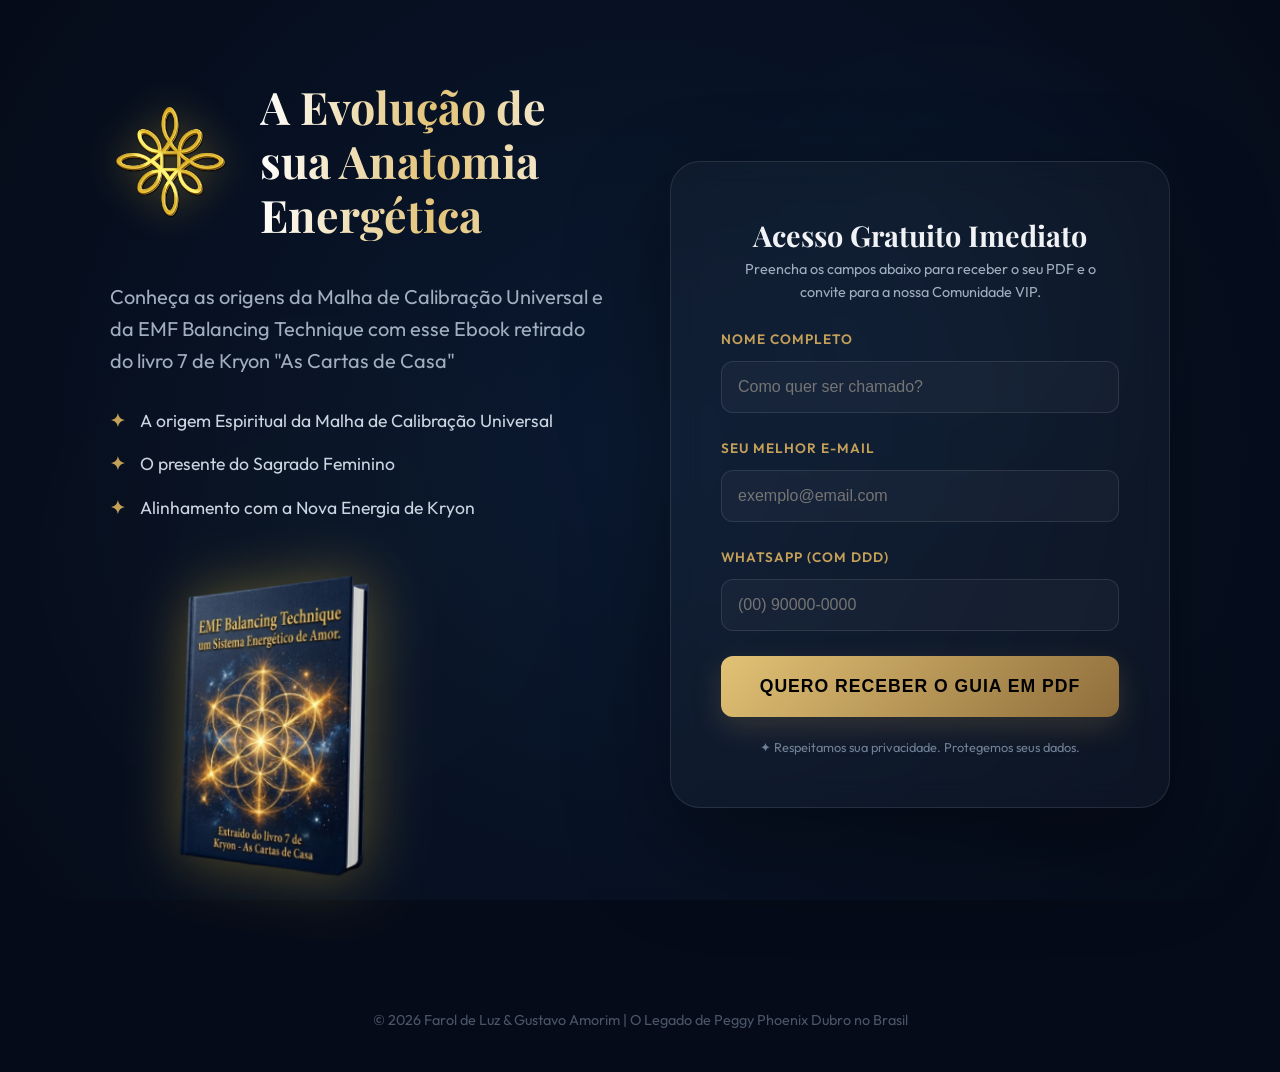
<file: index.html>
<!DOCTYPE html>
<html lang="pt-br">
<head>
    <!-- Google tag (gtag.js) -->
    <script async src="https://www.googletagmanager.com/gtag/js?id=AW-17990917293"></script>
    <script>
      window.dataLayer = window.dataLayer || [];
      function gtag(){dataLayer.push(arguments);}
      gtag('js', new Date());
      gtag('config', 'AW-17990917293');
    </script>
    <meta charset="UTF-8">
    <meta name="viewport" content="width=device-width, initial-scale=1.0">
    <title>Baixar Guia Prático de Calibração - Gustavo Amorim</title>
    <link href="https://fonts.googleapis.com/css2?family=Outfit:wght@300;400;600&family=Playfair+Display:wght@700&display=swap" rel="stylesheet">
    
    <!-- Meta Pixel Code -->
    <script>
    !function(f,b,e,v,n,t,s)
    {if(f.fbq)return;n=f.fbq=function(){n.callMethod?
    n.callMethod.apply(n,arguments):n.queue.push(arguments)};
    if(!f._fbq)f._fbq=n;n.push=n;n.loaded=!0;n.version='2.0';
    n.queue=[];t=b.createElement(e);t.async=!0;
    t.src=v;s=b.getElementsByTagName(e)[0];
    s.parentNode.insertBefore(t,s)}(window, document,'script',
    'https://connect.facebook.net/en_US/fbevents.js');
    fbq('init', '1991241654829958');
    fbq('track', 'PageView');
    </script>
    <noscript><img height="1" width="1" style="display:none"
    src="https://www.facebook.com/tr?id=1991241654829958&ev=PageView&noscript=1"
    /></noscript>
    <!-- End Meta Pixel Code -->
    <style>
        :root {
            --deep-space: #050b18;
            --accent-gold: #c5a059;
            --gold-light: #e2c275;
            --gold-dark: #8e6d3b;
            --text-light: #f0f2f5;
            --text-muted: #a0aec0;
            --glass: rgba(255, 255, 255, 0.03);
            --glass-border: rgba(255, 255, 255, 0.1);
        }

        * { margin: 0; padding: 0; box-sizing: border-box; }

        body {
            font-family: 'Outfit', sans-serif;
            background-color: var(--deep-space);
            color: var(--text-light);
            line-height: 1.6;
            overflow-x: hidden;
            min-height: 100vh;
        }

        /* Universe Background */
        .universe-bg {
            position: fixed;
            top: 0; left: 0; width: 100%; height: 100%;
            background: radial-gradient(circle at center, #0a1931 0%, #050b18 100%);
            z-index: -2;
        }
        .stars {
            position: absolute;
            top: 0; left: 0; width: 100%; height: 100%;
            background: url('https://www.transparenttextures.com/patterns/stardust.png');
            opacity: 0.3;
            z-index: -1;
        }
        .nebula {
            position: absolute;
            border-radius: 50%;
            filter: blur(80px);
            opacity: 0.15;
            z-index: -1;
        }

        /* Layout */
        .container {
            max-width: 1100px;
            margin: 0 auto;
            padding: 80px 20px;
            display: grid;
            grid-template-columns: 1fr 1fr;
            gap: 60px;
            align-items: center;
            position: relative;
        }

        @media (max-width: 850px) {
            .container { grid-template-columns: 1fr; text-align: center; padding: 40px 20px; }
            .hero-header-split { grid-template-columns: 1fr; text-align: center; justify-items: center; }
        }

        /* Content */
        .hero-header-split {
            display: grid;
            grid-template-columns: 120px 1fr;
            gap: 30px;
            align-items: center;
            margin-bottom: 40px;
        }
        .hero-emblem {
            width: 100%;
            filter: drop-shadow(0 0 20px rgba(212,175,55,0.4));
            animation: pulseSimple 5s ease-in-out infinite;
        }
        @keyframes pulseSimple {
            0%, 100% { transform: scale(1); opacity: 0.8; }
            50% { transform: scale(1.05); opacity: 1; }
        }

        h1 {
            font-family: 'Playfair Display', serif;
            font-size: 2.8rem;
            line-height: 1.2;
            background: linear-gradient(to right, #fff, var(--gold-light), #fff);
            -webkit-background-clip: text;
            background-clip: text;
            -webkit-text-fill-color: transparent;
        }

        .hero-content p {
            font-size: 1.25rem;
            color: var(--text-muted);
            margin-bottom: 30px;
        }

        .benefits {
            margin-bottom: 40px;
            list-style: none;
        }
        .benefits li {
            margin-bottom: 15px;
            display: flex;
            align-items: center;
            font-size: 1.1rem;
            color: #cbd5e0;
        }
        .benefits li::before {
            content: '✦';
            color: var(--accent-gold);
            margin-right: 15px;
            font-weight: bold;
        }

        /* Mockup */
        .mockup-container {
            margin-top: 40px;
            perspective: 1000px;
        }
        .pdf-mockup {
            width: 100%;
            max-width: 320px;
            border-radius: 8px;
            filter: drop-shadow(0 0 30px rgba(212, 175, 55, 0.4));
            transform: rotateY(-15deg) rotateX(5deg);
            transition: all 0.5s ease;
            animation: energy-pulse 4s ease-in-out infinite;
        }
        @keyframes energy-pulse {
            0%, 100% { filter: drop-shadow(0 0 20px rgba(212, 175, 55, 0.3)); }
            50% { filter: drop-shadow(0 0 50px rgba(212, 175, 55, 0.6)); }
        }
        .pdf-mockup:hover {
            transform: rotateY(0deg) rotateX(0deg) scale(1.05);
            box-shadow: 0 40px 80px rgba(0,0,0,0.8);
        }

        /* Glass Form */
        .form-card {
            background: var(--glass);
            backdrop-filter: blur(15px);
            border: 1px solid var(--glass-border);
            padding: 50px;
            border-radius: 30px;
            box-shadow: 0 40px 100px rgba(0,0,0,0.4);
            text-align: center;
        }

        .form-group { margin-bottom: 25px; text-align: left; }
        .form-group label {
            display: block;
            font-size: 0.85rem;
            text-transform: uppercase;
            letter-spacing: 1px;
            margin-bottom: 10px;
            color: var(--accent-gold);
            font-weight: 600;
        }
        .form-group input {
            width: 100%;
            padding: 16px;
            background: rgba(255,255,255,0.03);
            border: 1px solid rgba(255,255,255,0.1);
            border-radius: 12px;
            color: white;
            font-size: 1rem;
            transition: all 0.3s ease;
        }
        .form-group input:focus {
            outline: none;
            border-color: var(--accent-gold);
            background: rgba(255,255,255,0.07);
            box-shadow: 0 0 20px rgba(197, 160, 89, 0.1);
        }

        .btn-submit {
            width: 100%;
            padding: 20px;
            background: linear-gradient(135deg, var(--gold-light) 0%, var(--gold-dark) 100%);
            border: none;
            border-radius: 12px;
            color: #000;
            font-weight: 700;
            font-size: 1.1rem;
            cursor: pointer;
            transition: all 0.3s ease;
            text-transform: uppercase;
            letter-spacing: 1px;
            box-shadow: 0 10px 30px rgba(197, 160, 89, 0.2);
        }
        .btn-submit:hover {
            transform: translateY(-3px);
            box-shadow: 0 15px 40px rgba(197, 160, 89, 0.4);
        }

        .privacy { font-size: 0.8rem; color: #718096; margin-top: 20px; }

        /* Success State */
        #success-message { display: none; }
        #success-message h2 { font-family: 'Playfair Display', serif; color: var(--gold-light); margin-bottom: 20px; }
        .btn-next {
            display: inline-block;
            margin-top: 30px;
            padding: 18px 40px;
            background: transparent;
            border: 1px solid var(--accent-gold);
            color: var(--accent-gold);
            text-decoration: none;
            border-radius: 12px;
            font-weight: 600;
            transition: all 0.3s ease;
        }
        .btn-next:hover { background: var(--accent-gold); color: #000; }

        .footer { text-align: center; padding: 40px; color: #4a5568; font-size: 0.9rem; }

    </style>
</head>
<body>

    <div class="universe-bg">
        <div class="stars"></div>
        <div class="nebula" style="top: 10%; right: 10%; background: rgba(52,152,219,0.2); width: 400px; height: 400px;"></div>
        <div class="nebula" style="bottom: 10%; left: 5%; background: rgba(197,160,89,0.1); width: 500px; height: 500px;"></div>
    </div>

    <div class="container">
        <!-- Esquerda: Conteúdo -->
        <div class="hero-content">
            <div class="hero-header-split">
                <img src="assets/emf_symbol.png" alt="EMF Gold Symbol" class="hero-emblem" />
                <div>
                    <h1>A Evolução de sua Anatomia Energética</h1>
                </div>
            </div>
            
            <p>Conheça as origens da Malha de Calibração Universal e da EMF Balancing Technique com esse Ebook retirado do livro 7 de Kryon "As Cartas de Casa"</p>
            
            <ul class="benefits">
                <li>A origem Espiritual da Malha de Calibração Universal</li>
                <li>O presente do Sagrado Feminino</li>
                <li>Alinhamento com a Nova Energia de Kryon</li>
            </ul>

            <div class="mockup-container">
                <img src="assets/livro_sem_fundo.png" alt="Guia Prático de Calibração PDF" class="pdf-mockup">
            </div>
        </div>

        <!-- Direita: Formulário -->
        <div class="form-container">
            <div class="form-card" id="form-main">
                <div style="text-align: center; margin-bottom: 25px;">
                    <h2 style="font-family: 'Playfair Display', serif; font-size: 1.8rem;">Acesso Gratuito Imediato</h2>
                    <p style="font-size: 0.9rem; color: #a0aec0;">Preencha os campos abaixo para receber o seu PDF e o convite para a nossa Comunidade VIP.</p>
                </div>

                <form id="lead-form">
                    <div class="form-group">
                        <label>Nome Completo</label>
                        <input type="text" id="name" placeholder="Como quer ser chamado?" required>
                    </div>
                    <div class="form-group">
                        <label>Seu Melhor E-mail</label>
                        <input type="email" id="email" placeholder="exemplo@email.com" required>
                    </div>
                    <div class="form-group">
                        <label>WhatsApp (com DDD)</label>
                        <input type="tel" id="whatsapp" placeholder="(00) 90000-0000" required>
                    </div>
                    <button type="submit" class="btn-submit">Quero Receber o Guia em PDF</button>
                    <p class="privacy">✦ Respeitamos sua privacidade. Protegemos seus dados.</p>
                </form>
            </div>

            <!-- Mensagem de Sucesso (Invisível por padrão) -->
            <div class="form-card" id="success-message" style="display: none;">
                <div style="font-size: 4rem; color: var(--accent-gold); margin-bottom: 20px;">✓</div>
                <h2>Acesso Liberado!</h2>
                <p>O seu guia já pode ser baixado clicando no botão abaixo.</p>
                <a href="assets/guia_calibracao.pdf" download="Guia_Pratico_de_Calibracao_Gustavo_Amorim.pdf" id="download-btn" class="btn" style="text-decoration: none; display: inline-block; margin: 20px 0; background: var(--accent-gold); color: #000; padding: 15px 30px; border-radius: 8px; font-weight: bold;">BAIXAR GUIA AGORA (PDF)</a>
                <p style="margin-top: 15px; font-size: 0.95rem;">Enquanto isso, que tal dar o próximo passo e dominar a técnica completa?</p>
                <a href="ucl/" class="btn-next">Ver Workshop UCL ➔</a>
            </div>
        </div>
    </div>

    <div class="footer">
        © 2026 Farol de Luz & Gustavo Amorim | O Legado de Peggy Phoenix Dubro no Brasil
    </div>

    <script>
        // Criar estrelas animadas
        function createStars() {
            const container = document.getElementById('stars');
            const count = 100;
            for (let i = 0; i < count; i++) {
                const star = document.createElement('div');
                star.className = 'star';
                const x = Math.random() * 100;
                const y = Math.random() * 100;
                const size = Math.random() * 2 + 1;
                const duration = Math.random() * 3 + 2;
                
                star.style.left = `${x}%`;
                star.style.top = `${y}%`;
                star.style.width = `${size}px`;
                star.style.height = `${size}px`;
                star.style.setProperty('--duration', `${duration}s`);
                
                container.appendChild(star);
            }
        }

        // Form Submission
        document.getElementById('lead-form').addEventListener('submit', function(e) {
            e.preventDefault();
            
            const btn = e.target.querySelector('button');
            const originalBtnText = btn.innerText;
            btn.innerText = "ENVIANDO...";
            btn.disabled = true;

            const formData = new URLSearchParams();
            formData.append('nome', document.getElementById('name').value);
            formData.append('email', document.getElementById('email').value);
            formData.append('whats', document.getElementById('whatsapp').value);

            const scriptURL = 'https://script.google.com/macros/s/AKfycbyDJ3ewKI9rmxvI6hHsNDpYmdTwLRUgoAFDUu4y6iGHGPeRkOji1tq4alja8kN1z91gZA/exec';

            fetch(scriptURL, {
                method: 'POST',
                mode: 'no-cors',
                headers: {
                    'Content-Type': 'application/x-www-form-urlencoded'
                },
                body: formData.toString()
            })
            .then(() => {
                // Redirecionamento para o Obrigado com parâmetro de download
                window.location.href = 'obrigado.html?download=true';
            })
            .catch(error => {
                console.error('Erro!', error.message);
                window.location.href = 'obrigado.html?download=true';
            });
        });

        createStars();
    </script>
</body>
</html>
</file>
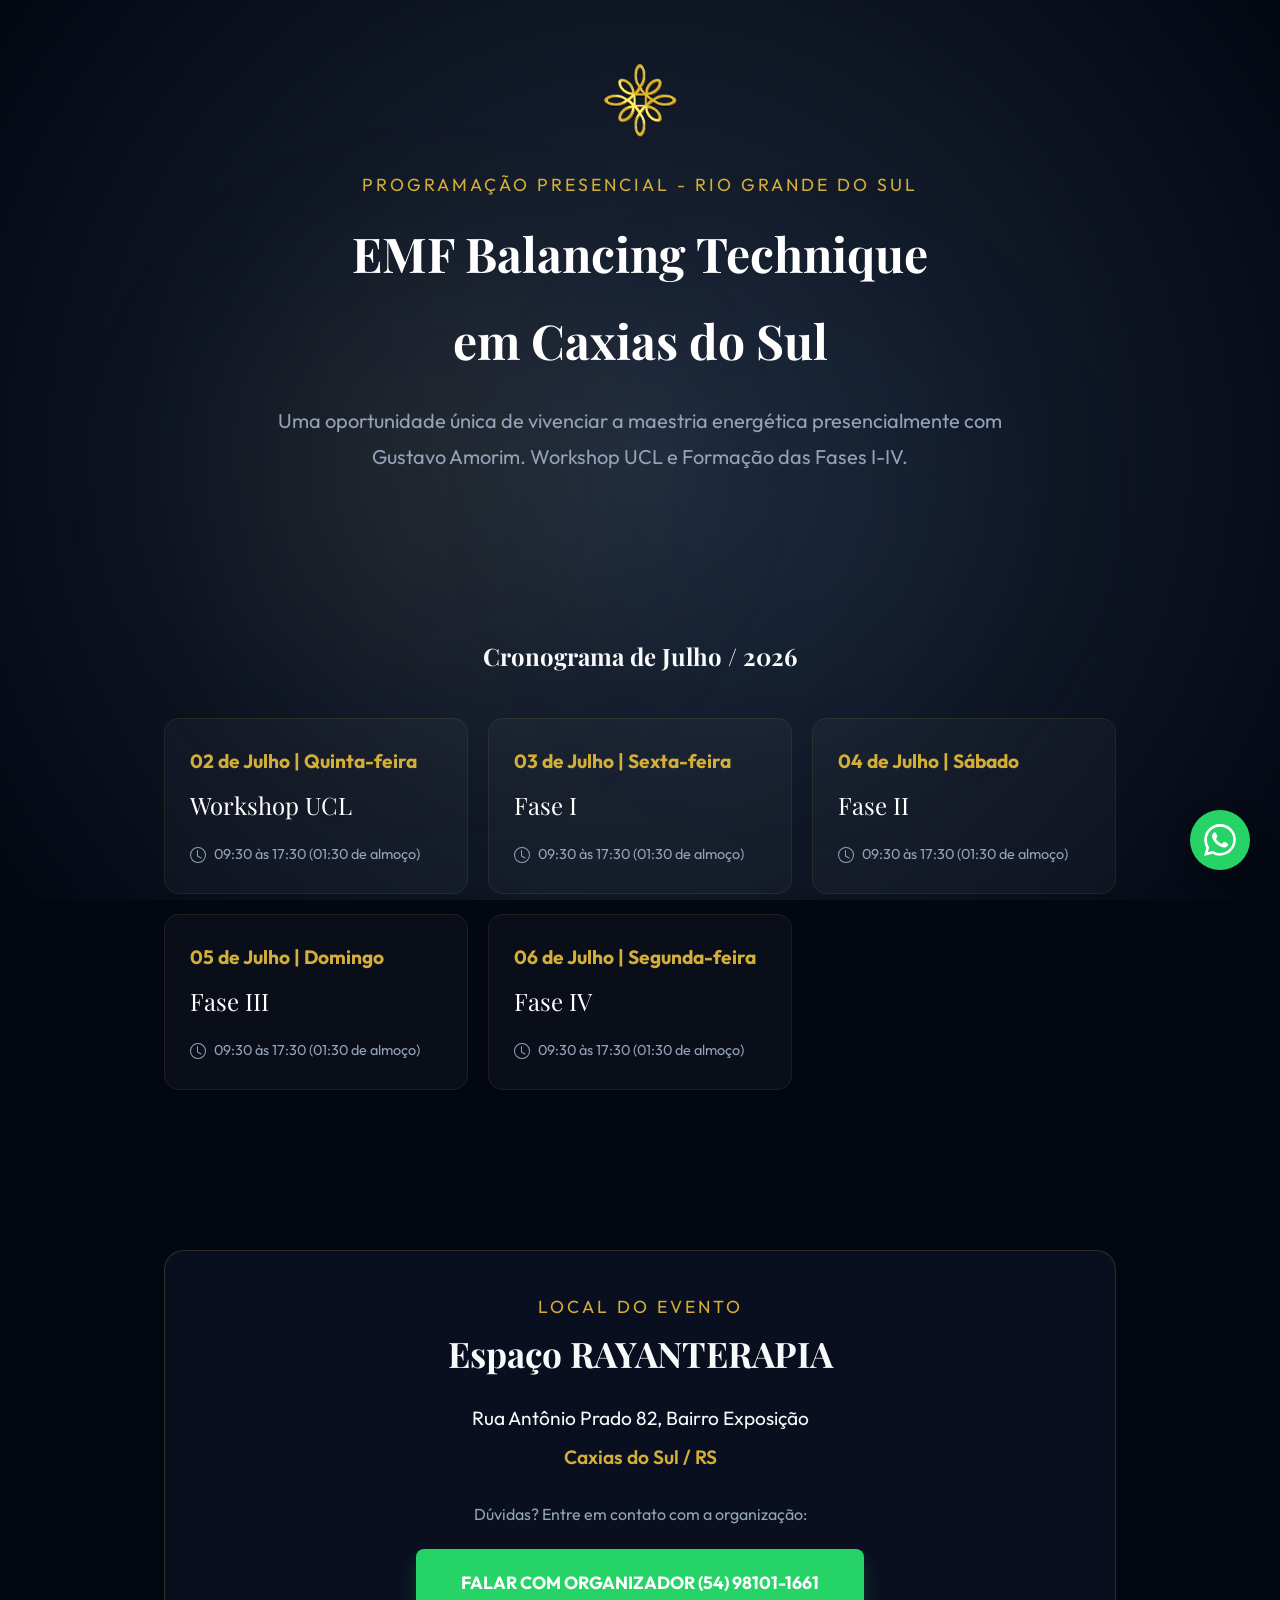
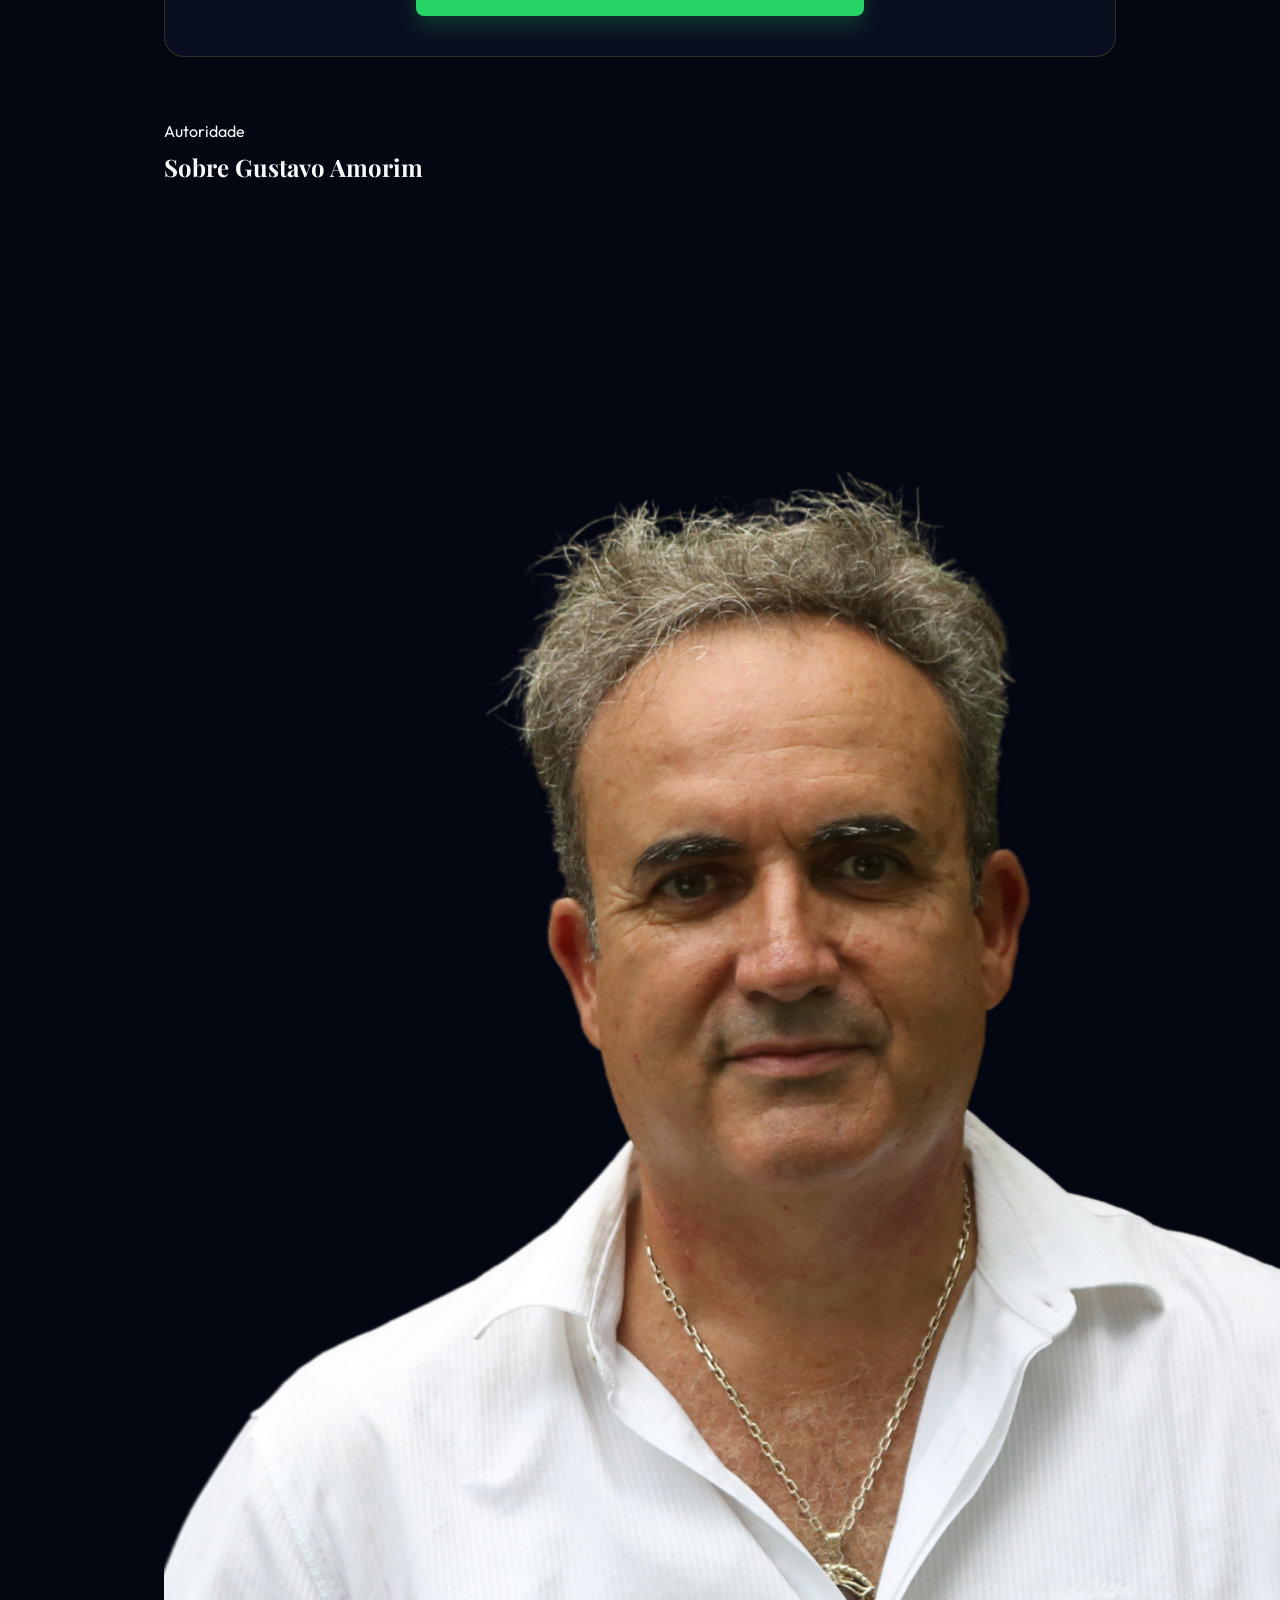
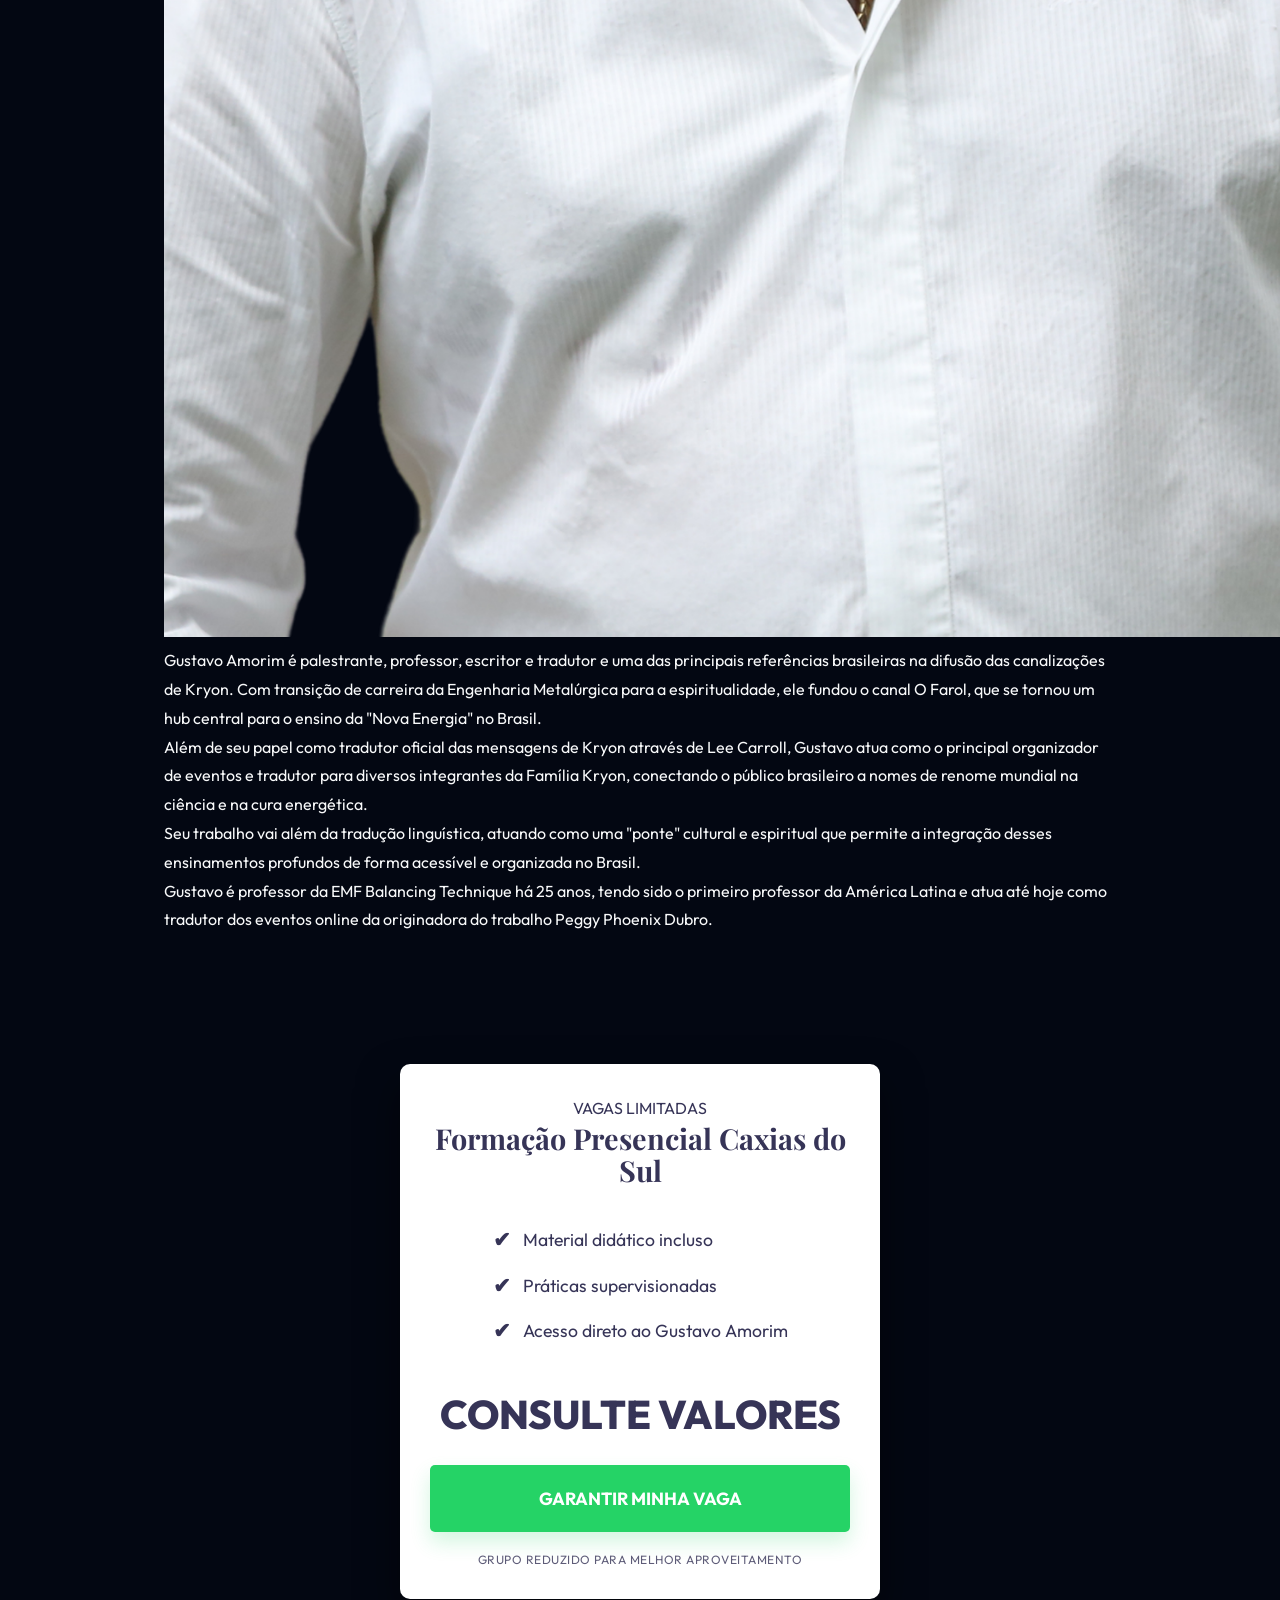
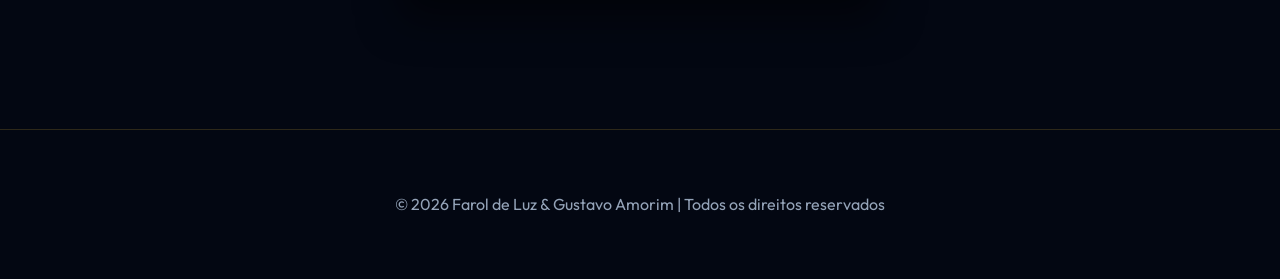
<file: cds/index.html>
<!DOCTYPE html>
<html lang="pt-br">
<head>
    <!-- Google tag (gtag.js) -->
    <script async src="https://www.googletagmanager.com/gtag/js?id=AW-17990917293"></script>
    <script>
      window.dataLayer = window.dataLayer || [];
      function gtag(){dataLayer.push(arguments);}
      gtag('js', new Date());
      gtag('config', 'AW-17990917293');
    </script>
    <meta charset="UTF-8">
    <meta name="viewport" content="width=device-width, initial-scale=1.0">
    <title>EMF Balancing Technique Presencial - Caxias do Sul | Gustavo Amorim</title>
    
    <!-- Fontes -->
    <link rel="preconnect" href="https://fonts.googleapis.com">
    <link rel="preconnect" href="https://fonts.gstatic.com" crossorigin>
    <link href="https://fonts.googleapis.com/css2?family=Outfit:wght@300;400;600;700&family=Playfair+Display:ital,wght@0,700;1,700&display=swap" rel="stylesheet">
    
    <!-- CSS Padrão (UCL Layout) -->
    <link rel="stylesheet" href="../assets/ucl-template.css">

    <style>
        /* Ajustes específicos para a página de Caxias */
        .schedule-grid {
            display: grid;
            grid-template-columns: repeat(auto-fit, minmax(280px, 1fr));
            gap: 20px;
            margin-top: 40px;
        }

        .schedule-item {
            background: rgba(255, 255, 255, 0.03);
            border: 1px solid rgba(212, 175, 55, 0.1);
            padding: 25px;
            border-radius: 15px;
            transition: all 0.3s ease;
        }

        .schedule-item:hover {
            border-color: var(--accent-gold);
            background: rgba(255, 255, 255, 0.05);
            transform: translateY(-5px);
        }

        .schedule-date {
            color: var(--accent-gold);
            font-weight: 700;
            font-size: 1.2rem;
            margin-bottom: 5px;
            display: block;
        }

        .schedule-phase {
            font-family: 'Playfair Display', serif;
            font-size: 1.5rem;
            display: block;
            margin-bottom: 15px;
            color: #fff;
        }

        .schedule-time {
            font-size: 0.9rem;
            color: var(--text-muted);
            display: flex;
            align-items: center;
            gap: 8px;
        }

        .location-box {
            background: var(--glass);
            backdrop-filter: blur(12px);
            border: 1px solid var(--glass-border);
            padding: 40px;
            border-radius: 20px;
            margin-top: 60px;
            text-align: center;
        }

        .whatsapp-fixed {
            position: fixed;
            bottom: 30px;
            right: 30px;
            background: #25d366;
            color: white;
            width: 60px;
            height: 60px;
            border-radius: 50%;
            display: flex;
            align-items: center;
            justify-content: center;
            font-size: 30px;
            box-shadow: 0 10px 25px rgba(0,0,0,0.3);
            z-index: 1000;
            text-decoration: none;
            transition: transform 0.3s ease;
        }

        .whatsapp-fixed:hover { transform: scale(1.1); }

        .btn-whatsapp {
            background: #25d366;
            color: white !important;
            border: none;
            box-shadow: 0 10px 20px rgba(37, 211, 102, 0.2);
        }

        .btn-whatsapp:hover {
            background: #128c7e;
            box-shadow: 0 15px 30px rgba(37, 211, 102, 0.4);
        }
    </style>
</head>
<body>

    <!-- Fundo Espacial -->
    <div class="universe-bg">
        <div class="stars"></div>
        <div class="nebula" style="top: 20%; left: 10%;"></div>
        <div class="nebula" style="bottom: 10%; right: 15%; background: radial-gradient(circle, rgba(52, 152, 219, 0.05) 0%, transparent 70%);"></div>
    </div>

    <!-- Botão WhatsApp Flutuante -->
    <a href="https://wa.me/5554981011661?text=Olá!%20Gostaria%20de%20mais%20informações%20sobre%20o%20curso%20presencial%20da%20EMF%20em%20Caxias%20do%20Sul%20em%20Julho%20de%202026." class="whatsapp-fixed" target="_blank" title="Falar no WhatsApp">
        <svg viewBox="0 0 24 24" width="32" height="32" fill="currentColor"><path d="M17.472 14.382c-.297-.149-1.758-.867-2.03-.967-.273-.099-.471-.148-.67.15-.197.297-.767.966-.94 1.164-.173.199-.347.223-.644.075-.297-.15-1.255-.463-2.39-1.475-.883-.788-1.48-1.761-1.653-2.059-.173-.297-.018-.458.13-.606.134-.133.298-.347.446-.52.149-.174.198-.298.298-.497.099-.198.05-.371-.025-.52-.075-.149-.669-1.612-.916-2.207-.242-.579-.487-.5-.669-.51-.173-.008-.371-.01-.57-.01-.198 0-.52.074-.792.372-.272.297-1.04 1.016-1.04 2.479 0 1.462 1.065 2.875 1.213 3.074.149.198 2.096 3.2 5.077 4.487.709.306 1.262.489 1.694.625.712.227 1.36.195 1.871.118.571-.085 1.758-.719 2.006-1.413.248-.694.248-1.289.173-1.413-.074-.124-.272-.198-.57-.347m-5.421 7.403h-.004a9.87 9.87 0 01-5.031-1.378l-.361-.214-3.741.982.998-3.648-.235-.374a9.86 9.86 0 01-1.51-5.26c.001-5.45 4.436-9.884 9.888-9.884 2.64 0 5.122 1.03 6.988 2.898a9.825 9.825 0 012.893 6.994c-.003 5.45-4.437 9.884-9.885 9.884m8.413-18.297A11.815 11.815 0 0012.05 0C5.495 0 .16 5.335.157 11.892c0 2.096.547 4.142 1.588 5.945L0 24l6.335-1.662c1.72.937 3.659 1.433 5.63 1.434h.005c6.554 0 11.89-5.335 11.893-11.893a11.821 11.821 0 00-3.48-8.413z"/></svg>
    </a>

    <div class="container">
        <section class="header" style="padding-top: 60px;">
            <img src="../assets/emf_symbol.png" alt="Logo Farol de Luz" class="hero-emblem" style="width: 80px;">
            <div class="tagline">Programação Presencial - Rio Grande do Sul</div>
            <h1 class="hero-title">EMF Balancing Technique <br>em Caxias do Sul</h1>
            <p style="color: var(--text-muted); font-size: 1.25rem; max-width: 800px; margin: 0 auto;">
                Uma oportunidade única de vivenciar a maestria energética presencialmente com Gustavo Amorim. Workshop UCL e Formação das Fases I-IV.
            </p>
        </section>

        <section id="cronograma" style="padding-top: 0;">
            <h2 style="text-align: center; margin-bottom: 20px;">Cronograma de Julho / 2026</h2>
            
            <div class="schedule-grid">
                <!-- Dia 2 -->
                <div class="schedule-item">
                    <span class="schedule-date">02 de Julho | Quinta-feira</span>
                    <span class="schedule-phase">Workshop UCL</span>
                    <div class="schedule-time">
                        <svg width="16" height="16" fill="currentColor" viewBox="0 0 16 16"><path d="M8 3.5a.5.5 0 0 0-1 0V9a.5.5 0 0 0 .252.434l3.5 2a.5.5 0 0 0 .496-.868L8 8.71V3.5z"/><path d="M8 16A8 8 0 1 0 8 0a8 8 0 0 0 0 16zm7-8A7 7 0 1 1 1 8a7 7 0 0 1 14 0z"/></svg>
                        09:30 às 17:30 (01:30 de almoço)
                    </div>
                </div>

                <!-- Dia 3 -->
                <div class="schedule-item">
                    <span class="schedule-date">03 de Julho | Sexta-feira</span>
                    <span class="schedule-phase">Fase I</span>
                    <div class="schedule-time">
                        <svg width="16" height="16" fill="currentColor" viewBox="0 0 16 16"><path d="M8 3.5a.5.5 0 0 0-1 0V9a.5.5 0 0 0 .252.434l3.5 2a.5.5 0 0 0 .496-.868L8 8.71V3.5z"/><path d="M8 16A8 8 0 1 0 8 0a8 8 0 0 0 0 16zm7-8A7 7 0 1 1 1 8a7 7 0 0 1 14 0z"/></svg>
                        09:30 às 17:30 (01:30 de almoço)
                    </div>
                </div>

                <!-- Dia 4 -->
                <div class="schedule-item">
                    <span class="schedule-date">04 de Julho | Sábado</span>
                    <span class="schedule-phase">Fase II</span>
                    <div class="schedule-time">
                        <svg width="16" height="16" fill="currentColor" viewBox="0 0 16 16"><path d="M8 3.5a.5.5 0 0 0-1 0V9a.5.5 0 0 0 .252.434l3.5 2a.5.5 0 0 0 .496-.868L8 8.71V3.5z"/><path d="M8 16A8 8 0 1 0 8 0a8 8 0 0 0 0 16zm7-8A7 7 0 1 1 1 8a7 7 0 0 1 14 0z"/></svg>
                        09:30 às 17:30 (01:30 de almoço)
                    </div>
                </div>

                <!-- Dia 5 -->
                <div class="schedule-item">
                    <span class="schedule-date">05 de Julho | Domingo</span>
                    <span class="schedule-phase">Fase III</span>
                    <div class="schedule-time">
                        <svg width="16" height="16" fill="currentColor" viewBox="0 0 16 16"><path d="M8 3.5a.5.5 0 0 0-1 0V9a.5.5 0 0 0 .252.434l3.5 2a.5.5 0 0 0 .496-.868L8 8.71V3.5z"/><path d="M8 16A8 8 0 1 0 8 0a8 8 0 0 0 0 16zm7-8A7 7 0 1 1 1 8a7 7 0 0 1 14 0z"/></svg>
                        09:30 às 17:30 (01:30 de almoço)
                    </div>
                </div>

                <!-- Dia 6 -->
                <div class="schedule-item">
                    <span class="schedule-date">06 de Julho | Segunda-feira</span>
                    <span class="schedule-phase">Fase IV</span>
                    <div class="schedule-time">
                        <svg width="16" height="16" fill="currentColor" viewBox="0 0 16 16"><path d="M8 3.5a.5.5 0 0 0-1 0V9a.5.5 0 0 0 .252.434l3.5 2a.5.5 0 0 0 .496-.868L8 8.71V3.5z"/><path d="M8 16A8 8 0 1 0 8 0a8 8 0 0 0 0 16zm7-8A7 7 0 1 1 1 8a7 7 0 0 1 14 0z"/></svg>
                        09:30 às 17:30 (01:30 de almoço)
                    </div>
                </div>
            </div>
        </section>

        <div class="location-box">
            <span class="tagline">Local do Evento</span>
            <h2 style="font-size: 2.2rem; margin-bottom: 15px;">Espaço RAYANTERAPIA</h2>
            <p style="font-size: 1.2rem; margin-bottom: 5px;">Rua Antônio Prado 82, Bairro Exposição</p>
            <p style="font-size: 1.2rem; color: var(--accent-gold); font-weight: 600;">Caxias do Sul / RS</p>
            <p style="margin-top: 25px; color: var(--text-muted);">Dúvidas? Entre em contato com a organização:</p>
            <a href="https://wa.me/5554981011661" class="btn btn-whatsapp" style="margin-top: 20px;">Falar com Organizador (54) 98101-1661</a>
        </div>

        <div class="glass-box reveal" style="margin-top: 60px;">
            <span class="section-tag">Autoridade</span>
            <h2>Sobre Gustavo Amorim</h2>
            <div class="about-grid">
                <div class="about-photo">
                    <img src="../assets/foto gustavo.png" alt="Gustavo Amorim" />
                </div>
                <div class="content-text" style="text-align: left;">
                    <p>Gustavo Amorim é palestrante, professor, escritor e tradutor e uma das principais referências brasileiras na difusão das canalizações de Kryon. Com transição de carreira da Engenharia Metalúrgica para a espiritualidade, ele fundou o canal O Farol, que se tornou um hub central para o ensino da "Nova Energia" no Brasil.</p>
                    <p>Além de seu papel como tradutor oficial das mensagens de Kryon através de Lee Carroll, Gustavo atua como o principal organizador de eventos e tradutor para diversos integrantes da Família Kryon, conectando o público brasileiro a nomes de renome mundial na ciência e na cura energética.</p>
                    <p>Seu trabalho vai além da tradução linguística, atuando como uma "ponte" cultural e espiritual que permite a integração desses ensinamentos profundos de forma acessível e organizada no Brasil.</p>
                    <p>Gustavo é professor da EMF Balancing Technique há 25 anos, tendo sido o primeiro professor da América Latina e atua até hoje como tradutor dos eventos online da originadora do trabalho Peggy Phoenix Dubro.</p>
                </div>
            </div>
        </div>

        <section id="inscricao">
            <!-- Usando o White Card padrão UCL para oferta -->
            <div class="white-card">
                <div class="tag">VAGAS LIMITADAS</div>
                <h3>Formação Presencial Caxias do Sul</h3>
                
                <ul style="text-align: left; margin-top: 20px;">
                    <li>Material didático incluso</li>
                    <li>Práticas supervisionadas</li>
                    <li>Acesso direto ao Gustavo Amorim</li>
                </ul>

                <!-- Deixando o preço como placeholder para o usuário preencher -->
                <span class="price">CONSULTE VALORES</span>

                <a href="https://wa.me/5554981011661?text=Olá!%20Gostaria%20de%20garantir%20minha%20vaga%20para%20o%20curso%20EMF%20em%20Caxias%20do%20Sul." class="btn btn-whatsapp" style="width: 100%; border-radius: 5px;">GARANTIR MINHA VAGA</a>

                <div class="footer-info" style="margin-top: 20px;">
                    GRUPO REDUZIDO PARA MELHOR APROVEITAMENTO
                </div>
            </div>
        </section>
    </div>

    <footer style="text-align: center; padding: 60px 0; border-top: 1px solid var(--glass-border); color: var(--text-muted);">
        <p>&copy; 2026 Farol de Luz & Gustavo Amorim | Todos os direitos reservados</p>
    </footer>

</body>
</html>
</file>
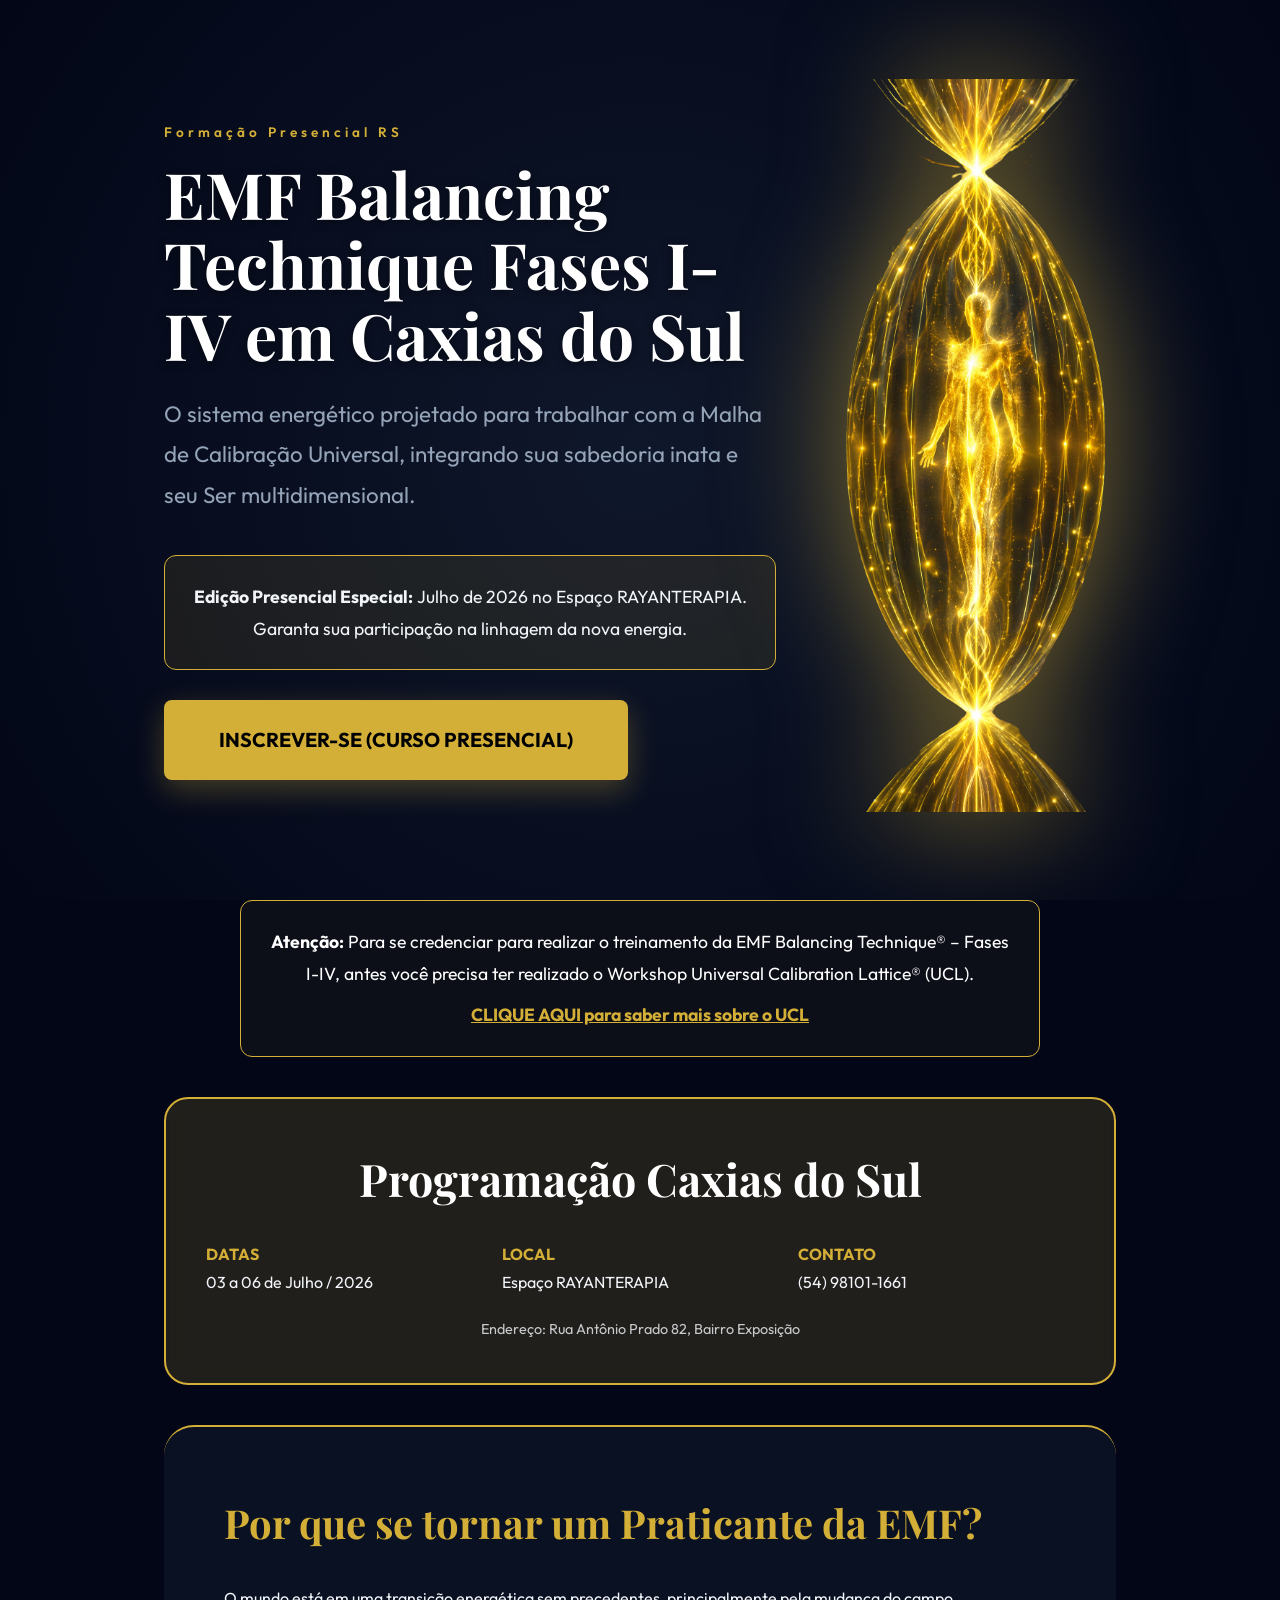
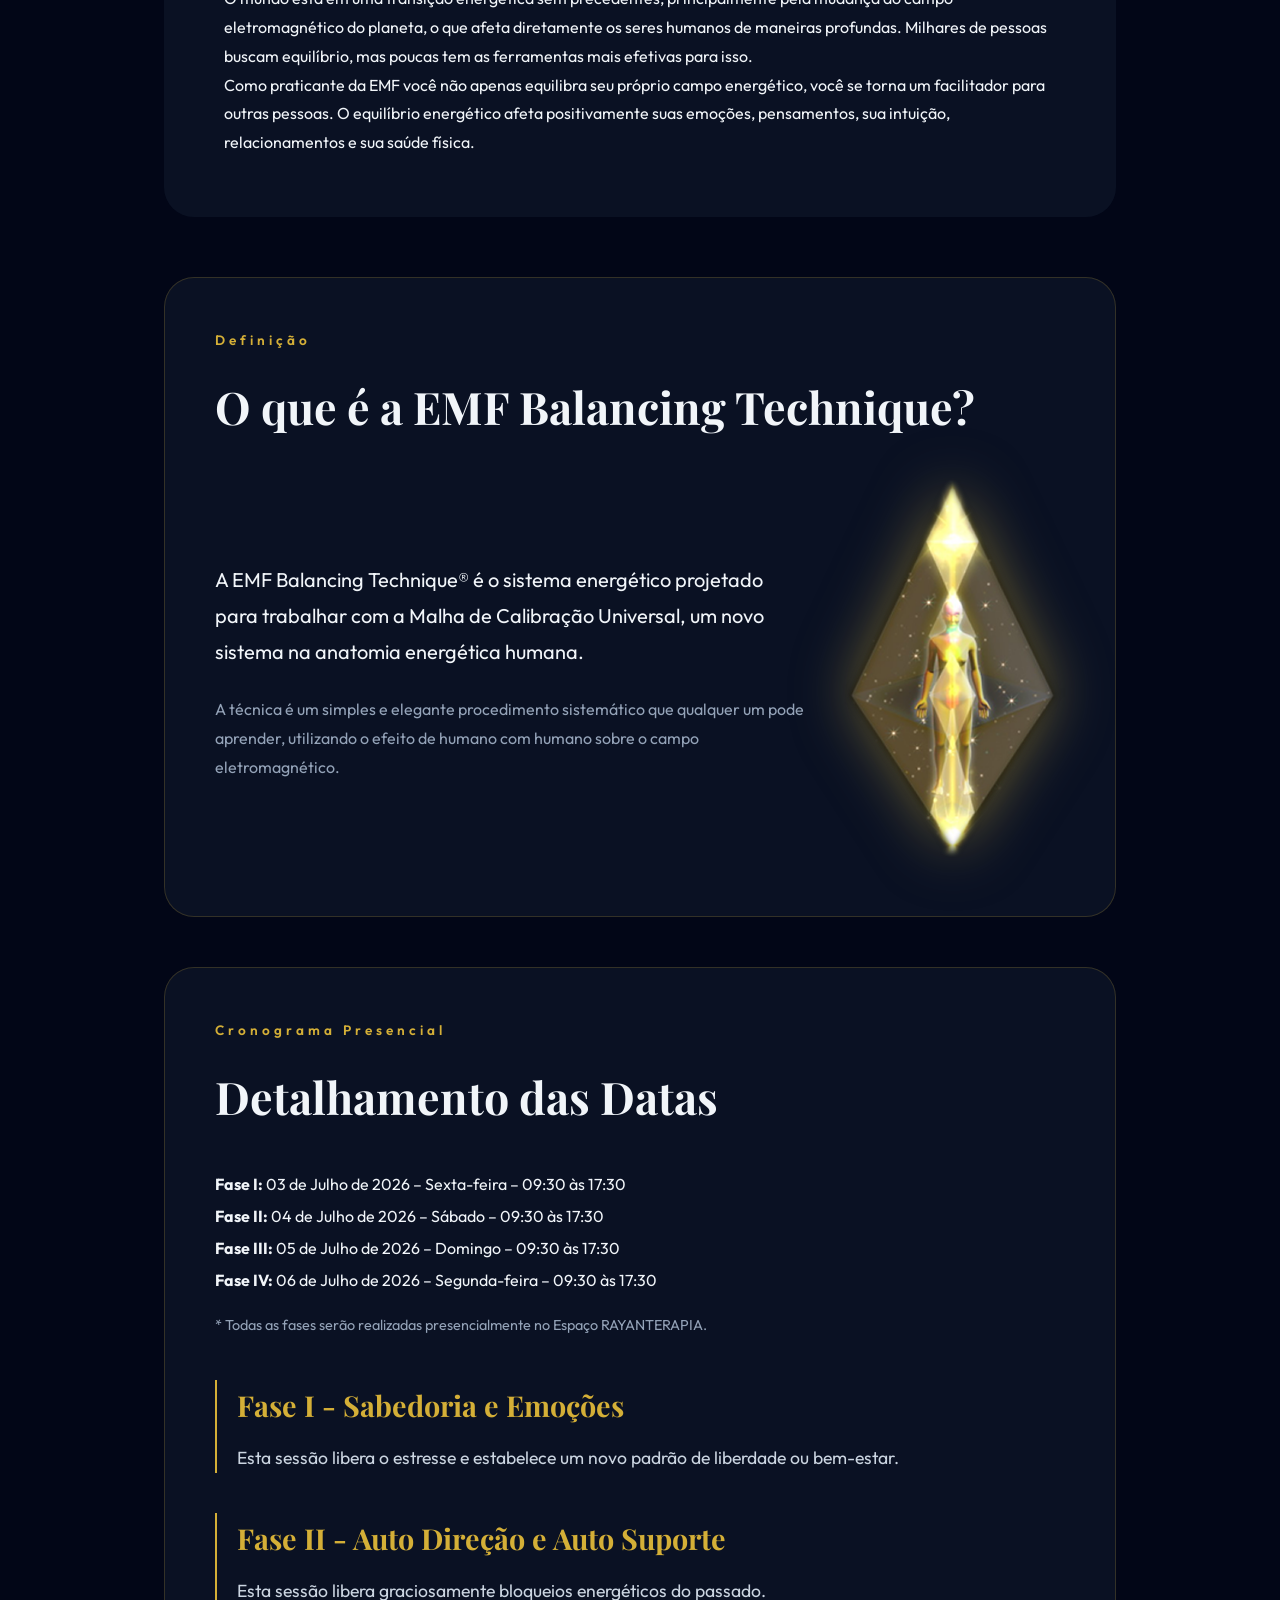
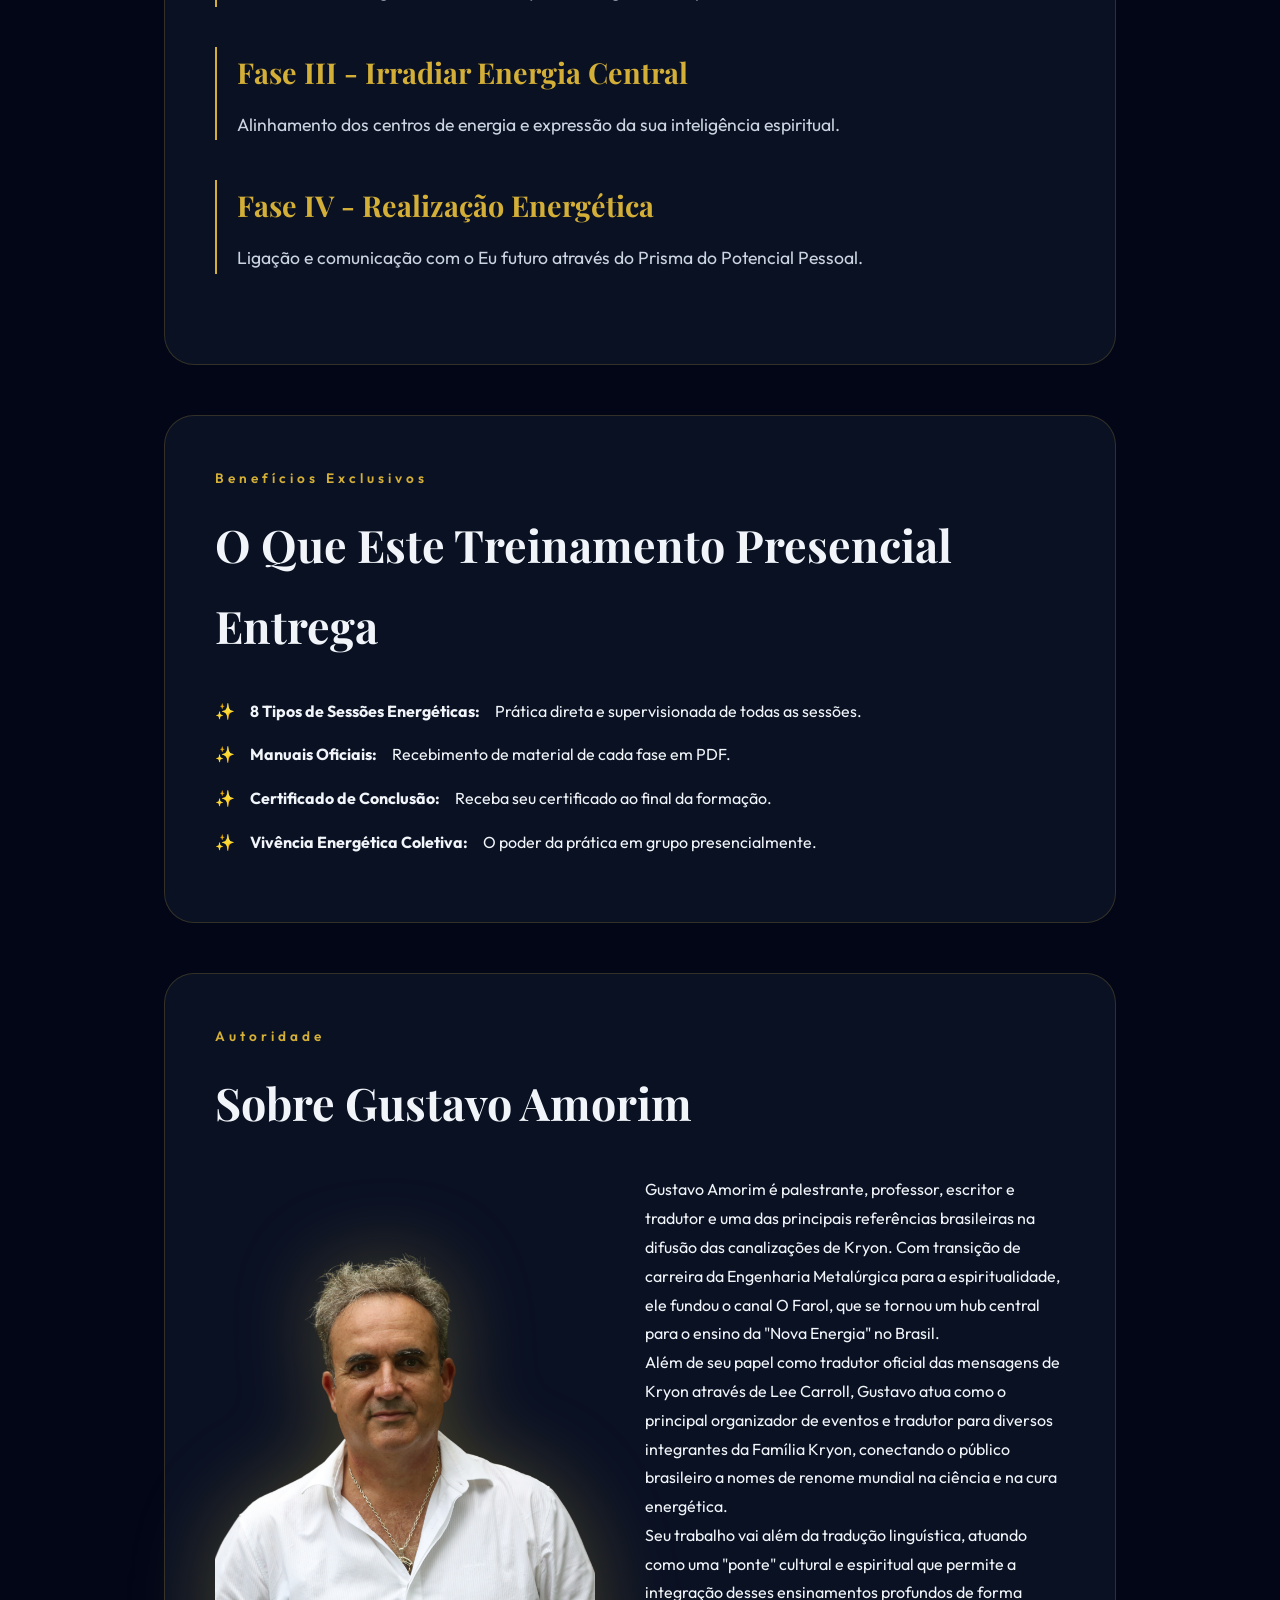
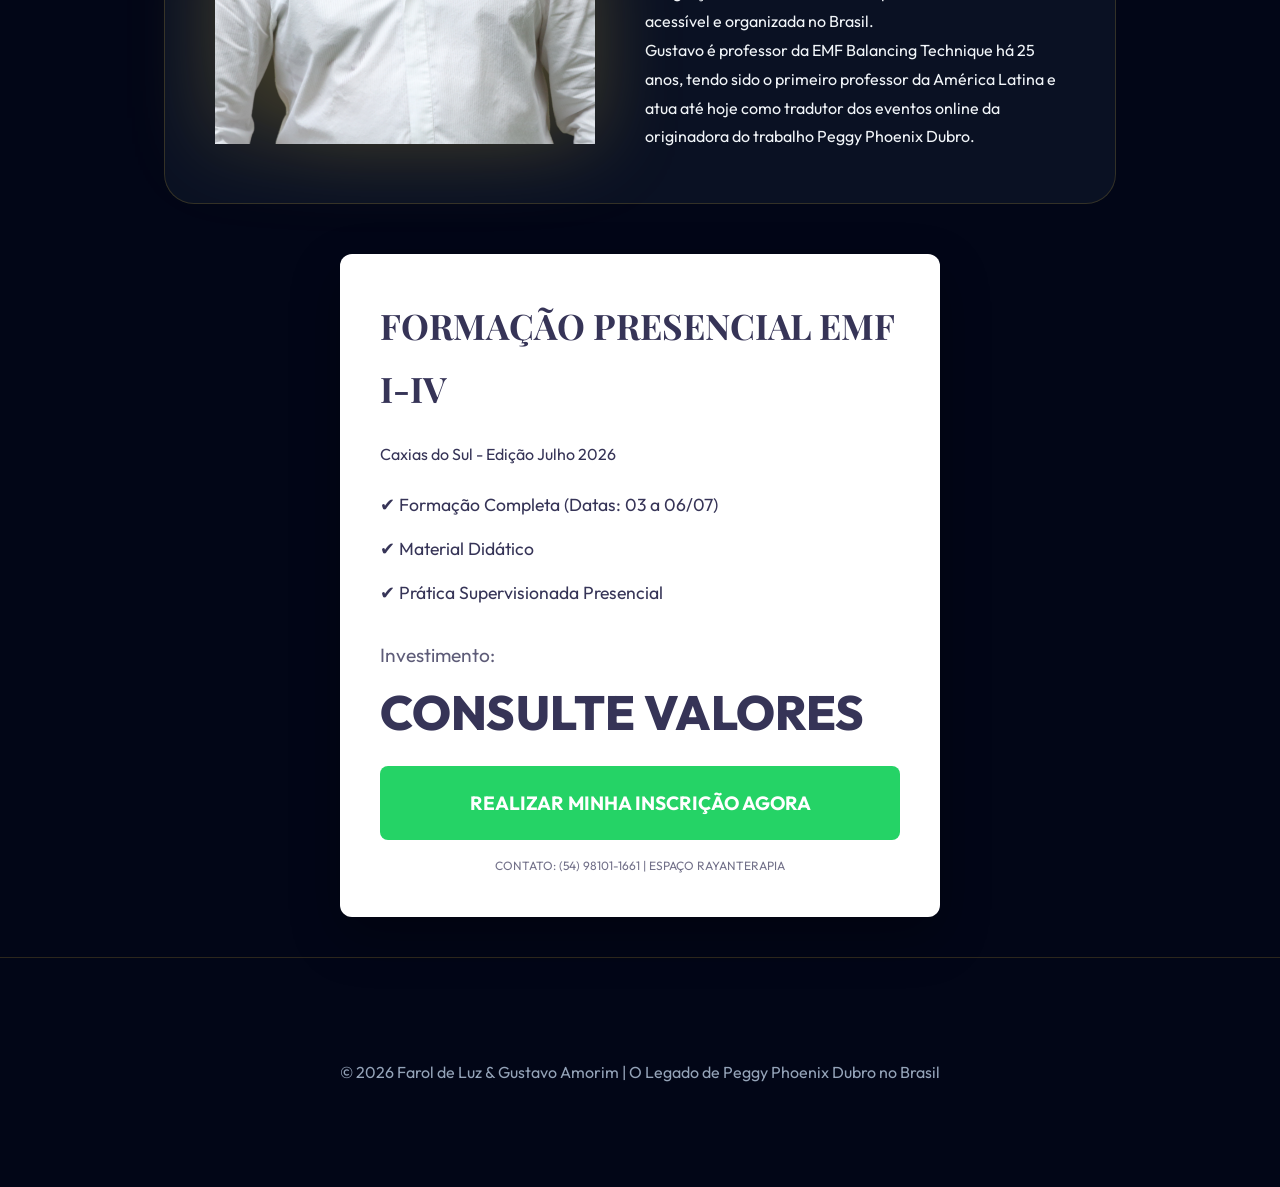
<file: cdsemf/index.html>
<!DOCTYPE html>
<html lang="pt-br">
<head>
    <!-- Google tag (gtag.js) -->
    <script async src="https://www.googletagmanager.com/gtag/js?id=AW-17990917293"></script>
    <script>
      window.dataLayer = window.dataLayer || [];
      function gtag(){dataLayer.push(arguments);}
      gtag('js', new Date());
      gtag('config', 'AW-17990917293');
    </script>
    <meta charset="UTF-8">
    <meta name="viewport" content="width=device-width, initial-scale=1.0">
    <title>EMF Balancing Technique Fases I-IV em Caxias do Sul | Farol de Luz</title>
    <link rel="preconnect" href="https://fonts.googleapis.com">
    <link rel="preconnect" href="https://fonts.gstatic.com" crossorigin>
    <link href="https://fonts.googleapis.com/css2?family=Outfit:wght@300;400;600;700&family=Playfair+Display:ital,wght@0,700;1,700&display=swap" rel="stylesheet">
    <style>
        :root {
            --bg-deep: #020617;
            --bg-card: rgba(15, 23, 42, 0.7);
            --gold: #d4af37;
            --gold-bright: #fcd34d;
            --text-main: #f1f5f9;
            --text-dim: #94a3b8;
            --border: rgba(212, 175, 55, 0.2);
            --accent-gold: #d4af37; /* Compatibilidade com templates */
            --glass: rgba(15, 23, 42, 0.6);
        }

        * { margin: 0; padding: 0; box-sizing: border-box; }

        body {
            font-family: 'Outfit', sans-serif;
            background-color: var(--bg-deep);
            color: var(--text-main);
            line-height: 1.8;
            overflow-x: hidden;
        }

        /* --- Estilo Universo --- */
        .stars-bg {
            position: fixed;
            top:0; left:0; width:100%; height:100%;
            z-index:-1;
            background: radial-gradient(circle at center, #0f172a 0%, #020617 100%);
        }
        .stars-overlay {
            position: absolute;
            width:100%; height:100%;
            background: transparent url('https://www.transparenttextures.com/patterns/stardust.png') repeat;
            opacity: 0.3;
            animation: drift 180s linear infinite;
        }
        @keyframes drift { from { background-position: 0 0; } to { background-position: 1000px 1000px; } }

        .container { max-width: 1000px; margin: 0 auto; padding: 0 24px; }
        h1, h2, h3 { font-family: 'Playfair Display', serif; }

        section { padding: 100px 0; }

        /* --- Alert Box & Hook --- */
        .alert-box {
            background: rgba(212, 175, 55, 0.1);
            border: 1px solid var(--gold);
            padding: 25px;
            border-radius: 12px;
            margin: 30px auto;
            max-width: 800px;
            text-align: center;
            font-size: 1.1rem;
            color: var(--text-main);
        }

        /* Box Presencial Destaque */
        .presencial-banner {
            background: rgba(212, 175, 55, 0.15);
            border: 2px solid var(--gold);
            padding: 40px;
            border-radius: 24px;
            margin: 40px auto;
            text-align: center;
            backdrop-filter: blur(10px);
        }

        .interest-hook {
            background: var(--bg-card);
            padding: 60px;
            border-radius: 30px;
            margin-bottom: 60px;
            border-top: 2px solid var(--gold);
        }

        .interest-hook h2 {
            font-size: 2.5rem;
            margin-bottom: 25px;
            color: var(--gold);
        }

        /* --- Layout --- */
        .hero { position: relative; overflow: hidden; text-align: center; min-height: 100vh; display: flex; align-items: center; justify-content: center; padding: 40px 0; }
        h1 { font-size: 4rem; line-height: 1.1; margin-bottom: 24px; color: #fff; text-shadow: 0 2px 10px rgba(0,0,0,0.5); }
        .hero p { font-size: 1.4rem; color: var(--text-dim); margin-bottom: 40px; }

        .cta-btn {
            display: inline-block;
            background: var(--gold);
            color: #000;
            padding: 22px 55px;
            border-radius: 8px;
            text-decoration: none;
            font-weight: 700;
            font-size: 1.25rem;
            transition: all 0.3s ease;
            text-transform: uppercase;
            box-shadow: 0 10px 30px rgba(212, 175, 55, 0.3);
        }
        .cta-btn:hover { background: var(--gold-bright); transform: translateY(-5px); box-shadow: 0 15px 40px rgba(212, 175, 55, 0.5); }

        .glass-panel {
            background: var(--bg-card);
            backdrop-filter: blur(15px);
            border: 1px solid var(--border);
            padding: 50px;
            border-radius: 30px;
            margin-bottom: 50px;
        }

        .tag { color: var(--gold); letter-spacing: 4px; font-weight: 600; font-size: 0.85rem; display: block; margin-bottom: 15px; }
        h2 { font-size: 2.8rem; margin-bottom: 30px; }

        .phase-block { margin-bottom: 40px; padding-left: 20px; border-left: 2px solid var(--gold); }
        .phase-block h3 { color: var(--gold); font-size: 1.8rem; margin-bottom: 10px; }
        .phase-block p { font-size: 1.1rem; color: #cbd5e1; }

        .bullet-list { list-style: none; margin-top: 25px; }
        .bullet-list li { margin-bottom: 15px; display: flex; gap: 15px; align-items: flex-start; }
        .bullet-list li::before { content: '✨'; color: var(--gold); }

        .reveal { opacity: 0; transform: translateY(30px); transition: all 1s ease-out; }
        .reveal.active { opacity: 1; transform: translateY(0); }

        footer { padding: 100px 0; border-top: 1px solid var(--border); text-align: center; color: var(--text-dim); }

        .about-grid { display: grid; grid-template-columns: 380px 1fr; gap: 50px; align-items: center; }
        .about-photo img { width: 100%; filter: drop-shadow(0 0 40px rgba(212, 175, 55, 0.3)); }

        .hero-split { display: grid; grid-template-columns: 1fr 280px; gap: 60px; align-items: center; text-align: left; }
        .hero-float-img { width: 100%; filter: drop-shadow(0 0 60px rgba(212,175,55,0.6)); }

        .definition-grid { display: grid; grid-template-columns: 1fr 220px; gap: 40px; align-items: center; }
        .definition-img { width: 100%; filter: drop-shadow(0 0 30px rgba(212,175,55,0.5)); }

        @media (max-width: 768px) {
            h1 { font-size: 2.2rem !important; }
            .hero-split { grid-template-columns: 1fr; text-align: center; }
            .about-grid { grid-template-columns: 1fr; }
            .hero-float-img { display: none; }
        }

        /* --- White Card EMF Estilo UCL --- */
        .white-card {
            background: #fff;
            color: #363457;
            padding: 40px;
            border-radius: 12px;
            box-shadow: 0 20px 50px rgba(0,0,0,0.3);
            max-width: 600px;
            margin: 40px auto;
            text-align: left;
        }
        .white-card .action-btn {
            background: #25d366;
            color: #fff;
            width: 100%;
            text-align: center;
            padding: 20px;
            text-decoration: none;
            display: block;
            font-weight: 700;
            border-radius: 8px;
            font-size: 1.2rem;
            margin-top: 20px;
        }
    </style>
</head>
<body>

    <div class="stars-bg"><div class="stars-overlay"></div></div>

    <header class="hero">
        <div class="container">
            <div class="reveal hero-split">
                <div>
                    <span class="tag">Formação Presencial RS</span>
                    <h1>EMF Balancing Technique Fases I-IV em Caxias do Sul</h1>
                    <p>O sistema energético projetado para trabalhar com a Malha de Calibração Universal, integrando sua sabedoria inata e seu Ser multidimensional.</p>
                    
                    <div class="alert-box">
                        <strong>Edição Presencial Especial:</strong> Julho de 2026 no Espaço RAYANTERAPIA. Garanta sua participação na linhagem da nova energia.
                    </div>

                    <a href="https://pag.ae/81HBhMYsK" class="cta-btn">INSCREVER-SE (CURSO PRESENCIAL)</a>
                </div>
                <div>
                    <img src="../assets/malha_nobg.png" alt="Fases da EMF Balancing Technique" class="hero-float-img" />
                </div>
            </div>
        </div>
    </header>

    <!-- Alerta Pré-requisito UCL -->
    <div class="container">
        <div class="alert-box reveal" style="border-color: var(--gold); background: rgba(212, 175, 55, 0.05); margin-top: 0;">
            <p style="font-size: 1.1rem; color: #fff;">
                <strong>Atenção:</strong> Para se credenciar para realizar o treinamento da EMF Balancing Technique&reg; – Fases I-IV, antes você precisa ter realizado o Workshop Universal Calibration Lattice&reg; (UCL).
            </p>
            <a href="../cdsucl/" style="color: var(--gold); font-weight: 700; text-decoration: underline; margin-top: 10px; display: inline-block;">
                CLIQUE AQUI para saber mais sobre o UCL
            </a>
        </div>
    </div>

    <!-- Banner de Detalhes Presenciais -->
    <div class="container">
        <div class="presencial-banner reveal">
            <h2 style="color: #fff; margin-bottom: 20px;">Programação Caxias do Sul</h2>
            <div style="display: grid; grid-template-columns: repeat(auto-fit, minmax(200px, 1fr)); gap: 20px; text-align: left;">
                <div>
                    <p style="color: var(--gold); font-weight: bold;">DATAS</p>
                    <p>03 a 06 de Julho / 2026</p>
                </div>
                <div>
                    <p style="color: var(--gold); font-weight: bold;">LOCAL</p>
                    <p>Espaço RAYANTERAPIA</p>
                </div>
                <div>
                    <p style="color: var(--gold); font-weight: bold;">CONTATO</p>
                    <p>(54) 98101-1661</p>
                </div>
            </div>
            <p style="margin-top: 20px; font-size: 0.9rem; opacity: 0.8;">Endereço: Rua Antônio Prado 82, Bairro Exposição</p>
        </div>
    </div>

    <section class="container" style="padding-top: 0;">
        <div class="interest-hook reveal">
            <h2>Por que se tornar um Praticante da EMF?</h2>
            <p>O mundo está em uma transição energética sem precedentes, principalmente pela mudança do campo eletromagnético do planeta, o que afeta diretamente os seres humanos de maneiras profundas. Milhares de pessoas buscam equilíbrio, mas poucas tem as ferramentas mais efetivas para isso.</p>
            <p>Como praticante da EMF você não apenas equilibra seu próprio campo energético, você se torna um facilitador para outras pessoas. O equilíbrio energético afeta positivamente suas emoções, pensamentos, sua intuição, relacionamentos e sua saúde física.</p>
        </div>
    </section>

    <div class="container">

        <div class="glass-panel reveal">
            <span class="tag">Definição</span>
            <h2>O que é a EMF Balancing Technique?</h2>
            <div class="definition-grid">
                <div>
                    <p style="font-size: 1.25rem; margin-bottom: 25px;">A EMF Balancing Technique&reg; é o sistema energético projetado para trabalhar com a Malha de Calibração Universal, um novo sistema na anatomia energética humana.</p>
                    <p style="color: var(--text-dim);">A técnica é um simples e elegante procedimento sistemático que qualquer um pode aprender, utilizando o efeito de humano com humano sobre o campo eletromagnético.</p>
                </div>
                <div style="text-align: center;">
                    <img src="../assets/padroes.png" alt="Padrões Sagrados de Luz" class="definition-img" />
                </div>
            </div>
        </div>

        <div class="glass-panel reveal">
            <span class="tag">Cronograma Presencial</span>
            <h2>Detalhamento das Datas</h2>
            <div style="line-height: 2; margin-bottom: 40px;">
                <p><strong>Fase I:</strong> 03 de Julho de 2026 – Sexta-feira – 09:30 às 17:30</p>
                <p><strong>Fase II:</strong> 04 de Julho de 2026 – Sábado – 09:30 às 17:30</p>
                <p><strong>Fase III:</strong> 05 de Julho de 2026 – Domingo – 09:30 às 17:30</p>
                <p><strong>Fase IV:</strong> 06 de Julho de 2026 – Segunda-feira – 09:30 às 17:30</p>
                <p style="font-size: 0.9rem; color: var(--text-dim); margin-top: 15px;">* Todas as fases serão realizadas presencialmente no Espaço RAYANTERAPIA.</p>
            </div>
            
            <div class="phase-block">
                <h3>Fase I - Sabedoria e Emoções</h3>
                <p>Esta sessão libera o estresse e estabelece um novo padrão de liberdade ou bem-estar.</p>
            </div>
            <div class="phase-block">
                <h3>Fase II - Auto Direção e Auto Suporte</h3>
                <p>Esta sessão libera graciosamente bloqueios energéticos do passado.</p>
            </div>
            <div class="phase-block">
                <h3>Fase III - Irradiar Energia Central</h3>
                <p>Alinhamento dos centros de energia e expressão da sua inteligência espiritual.</p>
            </div>
            <div class="phase-block">
                <h3>Fase IV - Realização Energética</h3>
                <p>Ligação e comunicação com o Eu futuro através do Prisma do Potencial Pessoal.</p>
            </div>
        </div>

        <div class="glass-panel reveal">
            <span class="tag">Benefícios Exclusivos</span>
            <h2>O Que Este Treinamento Presencial Entrega</h2>
            <ul class="bullet-list">
                <li><strong>8 Tipos de Sessões Energéticas:</strong> Prática direta e supervisionada de todas as sessões.</li>
                <li><strong>Manuais Oficiais:</strong> Recebimento de material de cada fase em PDF.</li>
                <li><strong>Certificado de Conclusão:</strong> Receba seu certificado ao final da formação.</li>
                <li><strong>Vivência Energética Coletiva:</strong> O poder da prática em grupo presencialmente.</li>
            </ul>
        </div>

        <div class="glass-panel reveal">
            <span class="tag">Autoridade</span>
            <h2>Sobre Gustavo Amorim</h2>
            <div class="about-grid">
                <div class="about-photo">
                    <img src="../assets/foto gustavo.png" alt="Gustavo Amorim" />
                </div>
                <div>
                    <p>Gustavo Amorim é palestrante, professor, escritor e tradutor e uma das principais referências brasileiras na difusão das canalizações de Kryon. Com transição de carreira da Engenharia Metalúrgica para a espiritualidade, ele fundou o canal O Farol, que se tornou um hub central para o ensino da "Nova Energia" no Brasil.</p>
                    <p>Além de seu papel como tradutor oficial das mensagens de Kryon através de Lee Carroll, Gustavo atua como o principal organizador de eventos e tradutor para diversos integrantes da Família Kryon, conectando o público brasileiro a nomes de renome mundial na ciência e na cura energética.</p>
                    <p>Seu trabalho vai além da tradução linguística, atuando como uma "ponte" cultural e espiritual que permite a integração desses ensinamentos profundos de forma acessível e organizada no Brasil.</p>
                    <p>Gustavo é professor da EMF Balancing Technique há 25 anos, tendo sido o primeiro professor da América Latina e atua até hoje como tradutor dos eventos online da originadora do trabalho Peggy Phoenix Dubro.</p>
                </div>
            </div>
        </div>

        <div id="investimento" class="white-card">
            <h3 style="color: #363457; font-size: 2.2rem; margin-bottom: 20px;">FORMAÇÃO PRESENCIAL EMF I-IV</h3>
            <p style="margin-bottom: 20px;">Caxias do Sul - Edição Julho 2026</p>
            <ul style="list-style: none; margin-bottom: 30px; padding: 0;">
                <li style="margin-bottom: 12px; font-size: 1.1rem; display: flex; align-items: center; gap: 10px;">✔ Formação Completa (Datas: 03 a 06/07)</li>
                <li style="margin-bottom: 12px; font-size: 1.1rem; display: flex; align-items: center; gap: 10px;">✔ Material Didático</li>
                <li style="margin-bottom: 12px; font-size: 1.1rem; display: flex; align-items: center; gap: 10px;">✔ Prática Supervisionada Presencial</li>
            </ul>
            <div style="font-size: 1.2rem; opacity: 0.8; margin-bottom: 15px;">Investimento:</div>
            <div style="font-size: 3rem; font-weight: 800; color: #363457; margin-bottom: 30px; line-height: 1;">CONSULTE VALORES</div>
            <a href="https://pag.ae/81HBhMYsK" class="action-btn">REALIZAR MINHA INSCRIÇÃO AGORA</a>
            <div style="font-size: 0.75rem; text-transform: uppercase; margin-top: 15px; opacity: 0.7; text-align: center;">
                CONTATO: (54) 98101-1661 | ESPAÇO RAYANTERAPIA
            </div>
        </div>

    </div>

    <footer>
        <div class="container">
            <p>&copy; 2026 Farol de Luz & Gustavo Amorim | O Legado de Peggy Phoenix Dubro no Brasil</p>
        </div>
    </footer>

    <script>
        const observer = new IntersectionObserver((entries) => {
            entries.forEach(entry => {
                if (entry.isIntersecting) entry.target.classList.add('active');
            });
        }, { threshold: 0.1 });
        document.querySelectorAll('.reveal').forEach(el => observer.observe(el));
    </script>
</body>
</html>
</file>
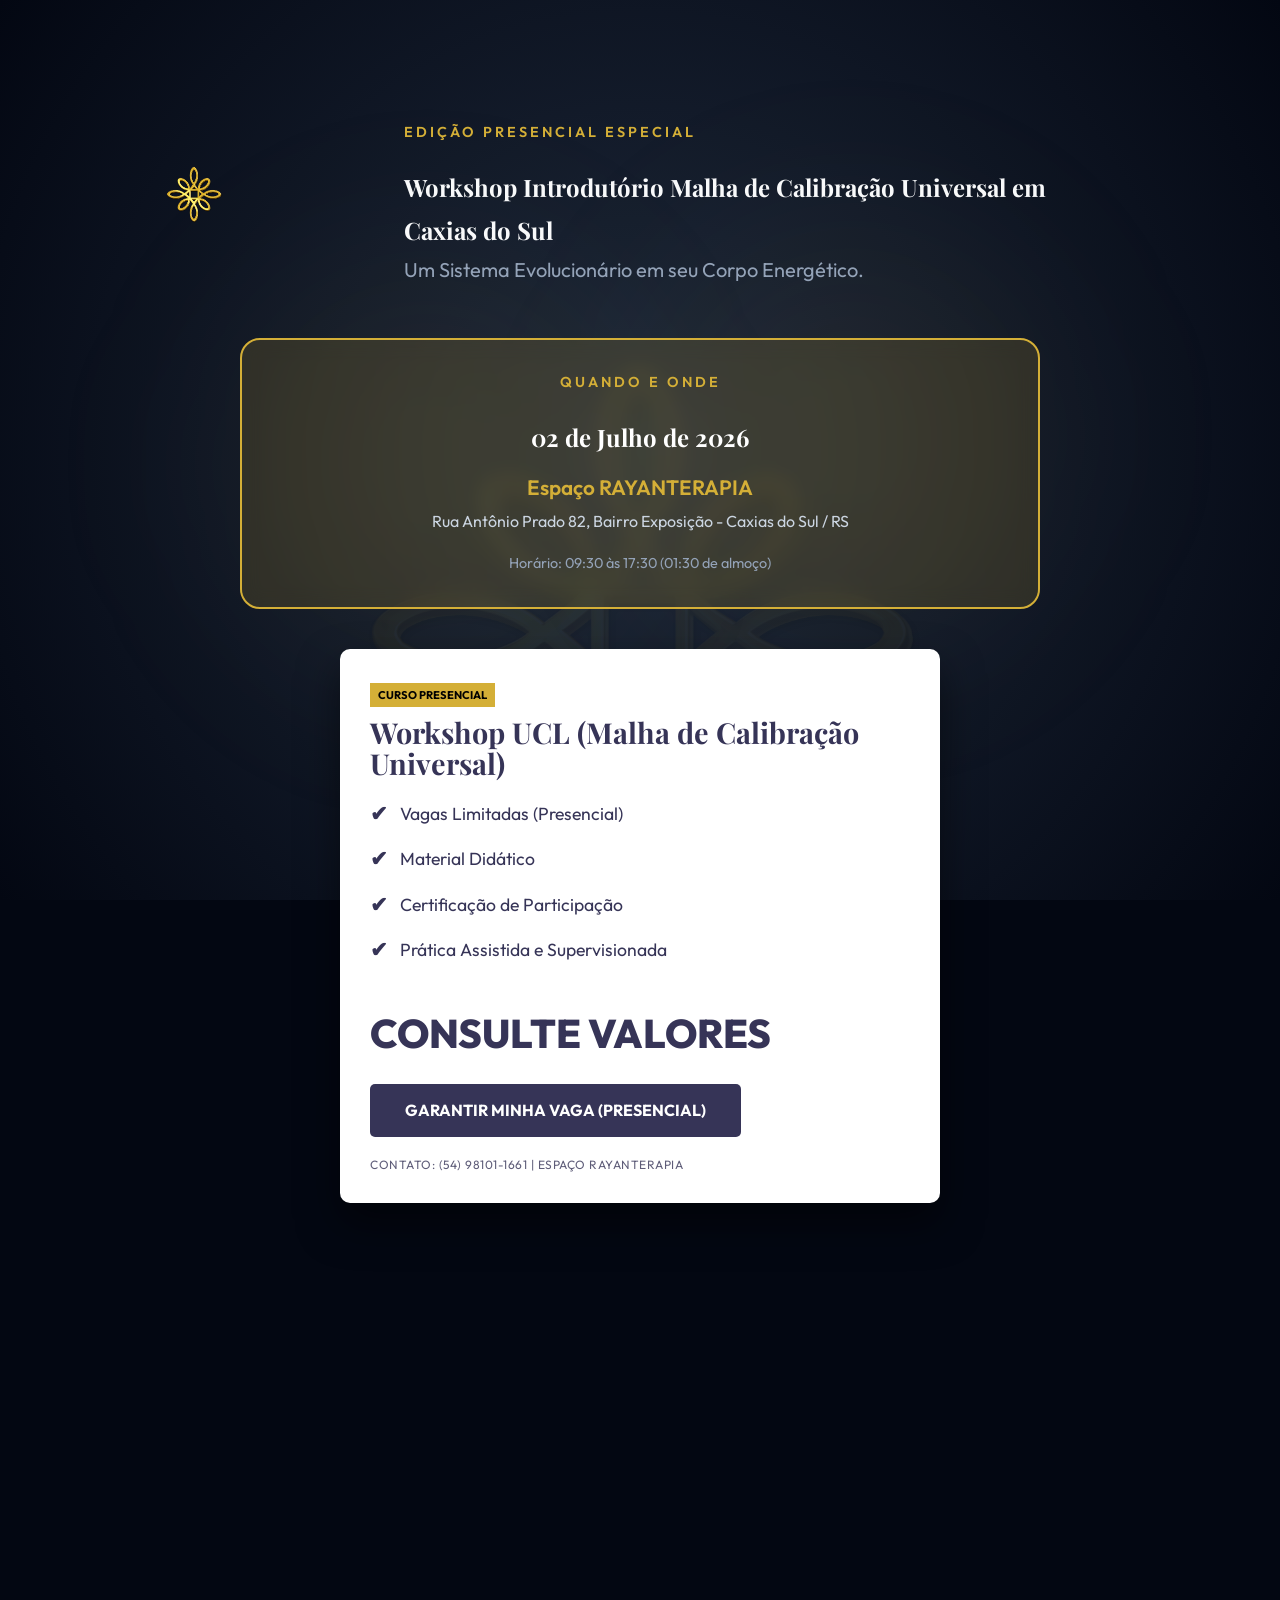
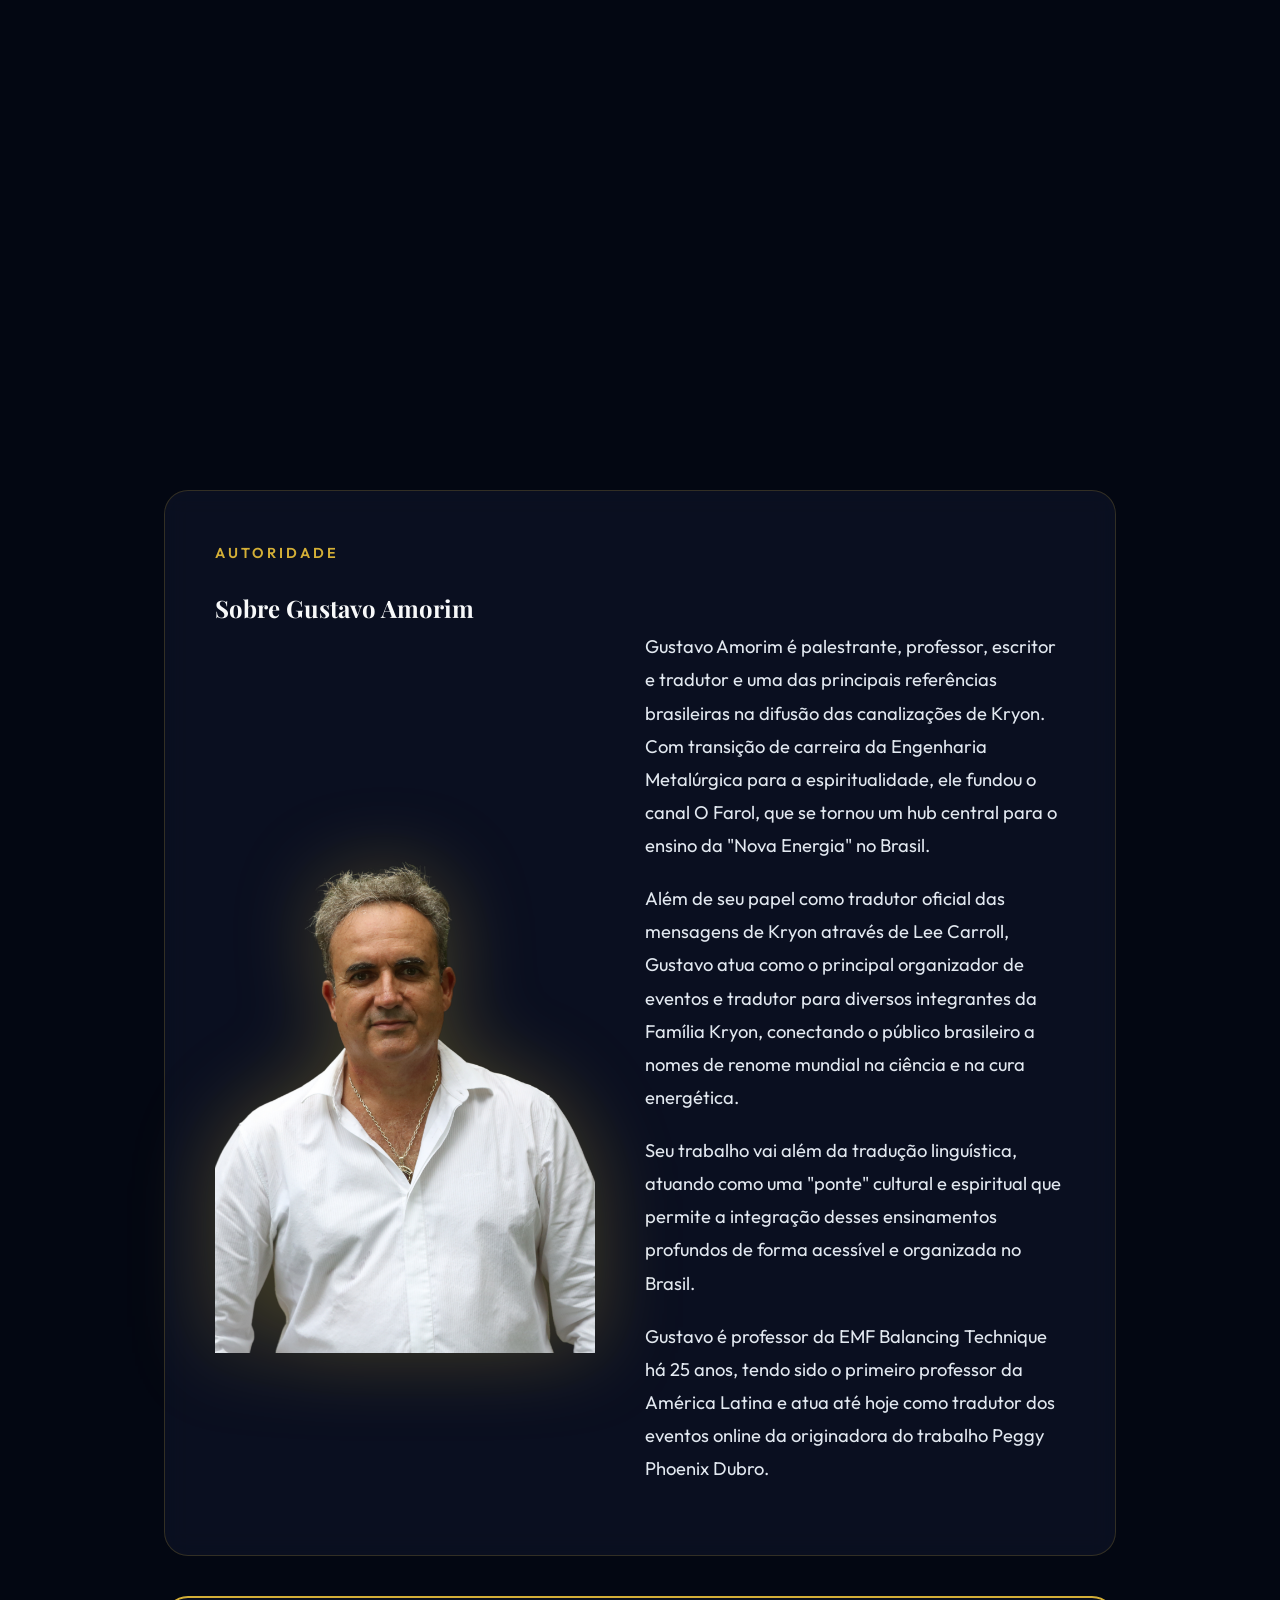
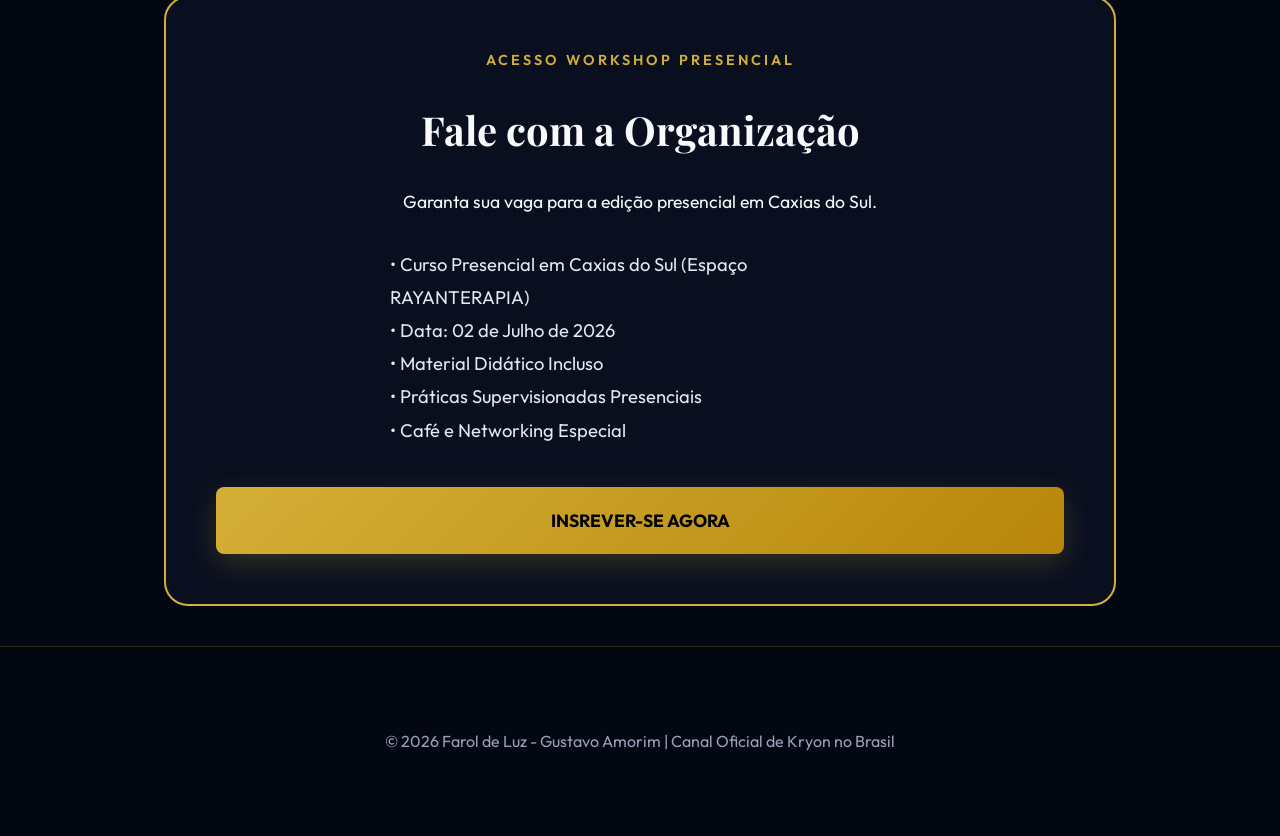
<file: cdsucl/index.html>
<!DOCTYPE html>
<html lang="pt-br">
<head>
    <!-- Google tag (gtag.js) -->
    <script async src="https://www.googletagmanager.com/gtag/js?id=AW-17990917293"></script>
    <script>
      window.dataLayer = window.dataLayer || [];
      function gtag(){dataLayer.push(arguments);}
      gtag('js', new Date());
      gtag('config', 'AW-17990917293');
    </script>
    <meta charset="UTF-8">
    <meta name="viewport" content="width=device-width, initial-scale=1.0">
    <title>Workshop Malha de Calibração Universal em Caxias do Sul | Gustavo Amorim</title>
    <link rel="preconnect" href="https://fonts.googleapis.com">
    <link rel="preconnect" href="https://fonts.gstatic.com" crossorigin>
    <link href="https://fonts.googleapis.com/css2?family=Outfit:wght@300;400;600;700&family=Playfair+Display:ital,wght@0,700;1,700&display=swap" rel="stylesheet">
    <!-- CSS Padrão (UCL Layout) -->
    <link rel="stylesheet" href="../assets/ucl-template.css">
    
    <!-- Meta Pixel Code -->
    <script>
    !function(f,b,e,v,n,t,s)
    {if(f.fbq)return;n=f.fbq=function(){n.callMethod?
    n.callMethod.apply(n,arguments):n.queue.push(arguments)};
    if(!f._fbq)f._fbq=n;n.push=n;n.loaded=!0;n.version='2.0';
    n.queue=[];t=b.createElement(e);t.async=!0;
    t.src=v;s=b.getElementsByTagName(e)[0];
    s.parentNode.insertBefore(t,s)}(window, document,'script',
    'https://connect.facebook.net/en_US/fbevents.js');
    fbq('init', '1991241654829958');
    fbq('track', 'PageView');
    </script>
    <noscript><img height="1" width="1" style="display:none"
    src="https://www.facebook.com/tr?id=1991241654829958&ev=PageView&noscript=1"
    /></noscript>
    <!-- End Meta Pixel Code -->
    
    <style>
        /* Estilos específicos desta página (imagens e seções personalizadas) */
        .hero {
            padding: 120px 0 60px;
            display: flex;
            align-items: center;
            justify-content: center;
            text-align: center;
        }

        .hero-header-split {
            display: grid;
            grid-template-columns: 200px 1fr;
            gap: 40px;
            align-items: center;
            text-align: left;
            max-width: 1000px;
            margin: 0 auto 50px;
        }

        @media (max-width: 768px) {
            .hero-header-split { grid-template-columns: 1fr; text-align: center; justify-items: center; }
        }

        .hero-centered {
            max-width: 900px;
            margin: 0 auto;
            position: relative;
            z-index: 1;
        }

        .hero-symbol-bg {
            position: absolute;
            top: 50%;
            left: 50%;
            transform: translate(-50%, -50%);
            width: 600px;
            opacity: 0.05;
            z-index: -1;
            pointer-events: none;
        }

        .presencial-highlight {
            background: rgba(212, 175, 55, 0.15);
            border: 2px solid var(--accent-gold);
            padding: 30px;
            border-radius: 20px;
            margin: 40px auto;
            max-width: 800px;
            text-align: center;
            backdrop-filter: blur(10px);
        }

        .section-with-image {
            display: grid;
            grid-template-columns: 260px 1fr;
            gap: 40px;
            align-items: center;
        }

        .section-img {
            width: 100%;
            filter: drop-shadow(0 0 30px rgba(212,175,55,0.4));
        }

        @media (max-width: 768px) {
            .section-with-image { grid-template-columns: 1fr; }
        }

        .glass-box {
            background: var(--glass);
            backdrop-filter: blur(12px);
            border: 1px solid var(--glass-border);
            padding: 50px;
            border-radius: 24px;
            margin-bottom: 40px;
        }

        .section-tag {
            color: var(--accent-gold);
            text-transform: uppercase;
            letter-spacing: 3px;
            font-size: 0.9rem;
            font-weight: 600;
            display: block;
            margin-bottom: 20px;
        }

        .content-text p { margin-bottom: 20px; font-size: 1.15rem; color: #e2e8f0; }

        .curriculum-list { list-style: none; margin-top: 30px; }
        .curriculum-list li {
            padding: 15px 0;
            border-bottom: 1px solid rgba(255,255,255,0.05);
            display: flex; gap: 15px;
            align-items: flex-start;
        }
        .curriculum-list li::before { content: '✦'; color: var(--accent-gold); font-weight: bold; }

        .reveal { opacity: 0; transform: translateY(30px); transition: all 1s ease-out; }
        .reveal.active { opacity: 1; transform: translateY(0); }

        footer { padding: 80px 0; text-align: center; border-top: 1px solid var(--glass-border); color: var(--text-muted); }

        .about-grid {
            display: grid;
            grid-template-columns: 380px 1fr;
            gap: 50px;
            align-items: center;
        }
        .about-photo img {
            width: 100%;
            display: block;
            filter: drop-shadow(0 0 40px rgba(212, 175, 55, 0.3));
        }

        @media (max-width: 768px) {
            .about-grid { grid-template-columns: 1fr; }
            .about-photo { max-width: 300px; margin: 0 auto; }
            .glass-box { padding: 30px; }
        }
    </style>
</head>
<body>

    <div class="universe-bg">
        <div class="stars"></div>
        <div class="nebula" style="top: 15%; right: 10%;"></div>
        <div class="nebula" style="bottom: 15%; left: 10%;"></div>
    </div>

    <section class="hero">
        <img src="../assets/emf_symbol.png" alt="" class="hero-symbol-bg" />
        <div class="container">
            <div class="hero-header-split">
                <img src="../assets/emf_symbol.png" alt="EMF Gold Symbol" class="hero-emblem" />
                <div>
                    <span class="section-tag">Edição Presencial Especial</span>
                    <h1>Workshop Introdutório Malha de Calibração Universal em Caxias do Sul</h1>
                    <p style="font-size: 1.25rem; color: var(--text-muted); margin: 0;">Um Sistema Evolucionário em seu Corpo Energético.</p>
                </div>
            </div>

            <!-- Box Presencial Destaque -->
            <div class="presencial-highlight reveal">
                <span class="section-tag">Quando e Onde</span>
                <h2 style="color: #fff; margin-bottom: 10px;">02 de Julho de 2026</h2>
                <p style="font-size: 1.3rem; color: var(--accent-gold); font-weight: 600;">Espaço RAYANTERAPIA</p>
                <p style="color: #cbd5e1;">Rua Antônio Prado 82, Bairro Exposição - Caxias do Sul / RS</p>
                <p style="margin-top: 15px; font-size: 0.9rem; color: var(--text-muted);">Horário: 09:30 às 17:30 (01:30 de almoço)</p>
            </div>

            <div class="hero-centered">
                <div class="white-card" style="margin: 0 auto; max-width: 600px; text-align: left;">
                    <div class="tag" style="background: var(--accent-gold); color: #000; padding: 2px 8px; font-size: 0.7rem; font-weight: bold; display: inline-block; margin-bottom: 10px;">CURSO PRESENCIAL</div>
                    <h3>Workshop UCL (Malha de Calibração Universal)</h3>
                    <ul>
                        <li>Vagas Limitadas (Presencial)</li>
                        <li>Material Didático</li>
                        <li>Certificação de Participação</li>
                        <li>Prática Assistida e Supervisionada</li>
                    </ul>
                    <span class="price">CONSULTE VALORES</span>
                    <a href="https://pag.ae/81HBh5tnK" class="action-btn">GARANTIR MINHA VAGA (PRESENCIAL)</a>
                    <div class="footer-info">
                        CONTATO: (54) 98101-1661 | ESPAÇO RAYANTERAPIA
                    </div>
                </div>
            </div>
        </div>
    </section>

    <div class="container">
        
        <div class="glass-box reveal">
            <span class="section-tag">Introdução</span>
            <h2>O Chamado da Grande Evolução</h2>
            <div class="content-text">
                <p>Nesta era da Grande Evolução, estamos elevando a frequência de nossa energia da maneira mais consciente e coerente, tanto pessoal quanto coletivamente. Em algum nível, cada um de nós sabe que escolhemos estar aqui neste exato momento!</p>
                <p>A consciência humana está evoluindo e essa evolução se reflete em seu corpo energético. Você está pronto para aprender como acessar mais de sua energia universal e como direcionar essa energia com maior clareza e sabedoria?</p>
            </div>
        </div>

        <div class="glass-box reveal">
            <span class="section-tag">A Estrutura</span>
            <h2>O que é a Malha (UCL)??</h2>
            <div class="section-with-image">
                <div>
                    <img src="../assets/malha_nobg.png" alt="Malha de Calibração Universal" class="section-img" style="border-radius: 0;" />
                </div>
                <div class="content-text">
                    <p>A Malha de Calibração Universal (Universal Calibration Lattice&reg; – UCL) é um sistema em sua anatomia energética, irradiando do próprio centro de seu ser. A primeira parte do Programa de Crescimento Pessoal é uma introdução aprofundada à teoria e dinâmica da sua Malha de Calibração Universal.</p>
                    <p>Nesse workshop presencial, você aprenderá como a Malha impacta sua consciência e experimentará como ela apoia sua habilidade de co-criar sua vida mais iluminada! Você terá a oportunidade de praticar esses exercícios sob supervisão direta, acelerando seu aprendizado.</p>
                </div>
            </div>
        </div>

        <div class="glass-box reveal">
            <span class="section-tag">Conteúdo</span>
            <h2>O Que Você Vai Aprender</h2>
            <div class="content-text">
                <p>Nesta aula você aprenderá os fundamentos da Malha de Calibração Universal para se tornar mais de quem você é na energia do amor infinito.</p>
                <ul class="curriculum-list">
                    <li><strong>1. Teoria da Malha de Calibração Universal:</strong> Aprenda os fundamentos da Malha de Calibração Universal, a evolução da sua anatomia energética, que lhe permitirá integrar mais de quem você é na energia do amor infinito.</li>
                    <li><strong>2. Varredura em Espiral:</strong> Um exercício único para energizar todo o seu corpo, o sistema ósseo, o sistema nervoso central, o sistema endócrino e o sistema energético dos chakras, elevando sua vibração.</li>
                    <li><strong>3. Teoria dos Padrões Sagrados de Luz e Energia:</strong> Os Padrões Sagrados são padrões de energia em forma de octaedro dentro de sua Malha. Cada padrão é preenchido com os padrões geométricos únicos de quem você é.</li>
                    <li><strong>4. Varredura Alternante:</strong> Um exercício em 3 passos para potencializar sua intenção co-criativa.</li>
                    <li><strong>5. Símbolo de Ativação Energética:</strong> Uma maneira rápida e fácil de ativar a energia de harmonia e equilíbrio para qualquer pessoa e situação.</li>
                    <li><strong>6. Símbolo de Energização Instantânea:</strong> Maneira simples e efetiva de trazer energias de equilíbrio e harmonia para ambientes, pessoas e objetos.</li>
                    <li><strong>7. Sessão introdutória da EMF Balancing Technique:</strong> Aprenda a dar e receber esta sessão energética amorosa e nutritiva que ativa e calibra sua Malha.</li>
                    <li><strong>8. Ative e direcione a energia com os olhos:</strong> Um exercício que demonstra o poder do padrão de energia da figura em 8.</li>
                </ul>
            </div>
        </div>

        <div class="glass-box reveal">
            <span class="section-tag">Autoridade</span>
            <h2>Sobre Gustavo Amorim</h2>
            <div class="about-grid">
                <div class="about-photo">
                    <img src="../assets/foto gustavo.png" alt="Gustavo Amorim" />
                </div>
                <div class="content-text">
                    <p>Gustavo Amorim é palestrante, professor, escritor e tradutor e uma das principais referências brasileiras na difusão das canalizações de Kryon. Com transição de carreira da Engenharia Metalúrgica para a espiritualidade, ele fundou o canal O Farol, que se tornou um hub central para o ensino da "Nova Energia" no Brasil.</p>
                    <p>Além de seu papel como tradutor oficial das mensagens de Kryon através de Lee Carroll, Gustavo atua como o principal organizador de eventos e tradutor para diversos integrantes da Família Kryon, conectando o público brasileiro a nomes de renome mundial na ciência e na cura energética.</p>
                    <p>Seu trabalho vai além da tradução linguística, atuando como uma "ponte" cultural e espiritual que permite a integração desses ensinamentos profundos de forma acessível e organizada no Brasil.</p>
                    <p>Gustavo é professor da EMF Balancing Technique há 25 anos, tendo sido o primeiro professor da América Latina e atua até hoje como tradutor dos eventos online da originadora do trabalho Peggy Phoenix Dubro.</p>
                </div>
            </div>
        </div>

        <div id="investimento" class="glass-box reveal" style="text-align: center; border: 2px solid var(--accent-gold);">
            <span class="section-tag">Acesso Workshop Presencial</span>
            <h3 style="font-size: 2.5rem; margin-bottom: 20px;">Fale com a Organização</h3>
            <p style="margin-bottom: 30px; font-size: 1.1rem;">Garanta sua vaga para a edição presencial em Caxias do Sul.</p>
            <div class="content-text" style="text-align: left; max-width: 500px; margin: 0 auto 40px;">
                <p>• Curso Presencial em Caxias do Sul (Espaço RAYANTERAPIA)<br>
                • Data: 02 de Julho de 2026<br>
                • Material Didático Incluso<br>
                • Práticas Supervisionadas Presenciais<br>
                • Café e Networking Especial</p>
            </div>
            <a href="https://pag.ae/81HBh5tnK" class="btn" style="width: 100%;">INSREVER-SE AGORA</a>
        </div>

    </div>

    <footer>
        <div class="container">
            <p>&copy; 2026 Farol de Luz - Gustavo Amorim | Canal Oficial de Kryon no Brasil</p>
        </div>
    </footer>

    <script>
        const observer = new IntersectionObserver((entries) => {
            entries.forEach(entry => {
                if (entry.isIntersecting) entry.target.classList.add('active');
            });
        }, { threshold: 0.1 });
        document.querySelectorAll('.reveal').forEach(el => observer.observe(el));
    </script>
</body>
</html>
</file>
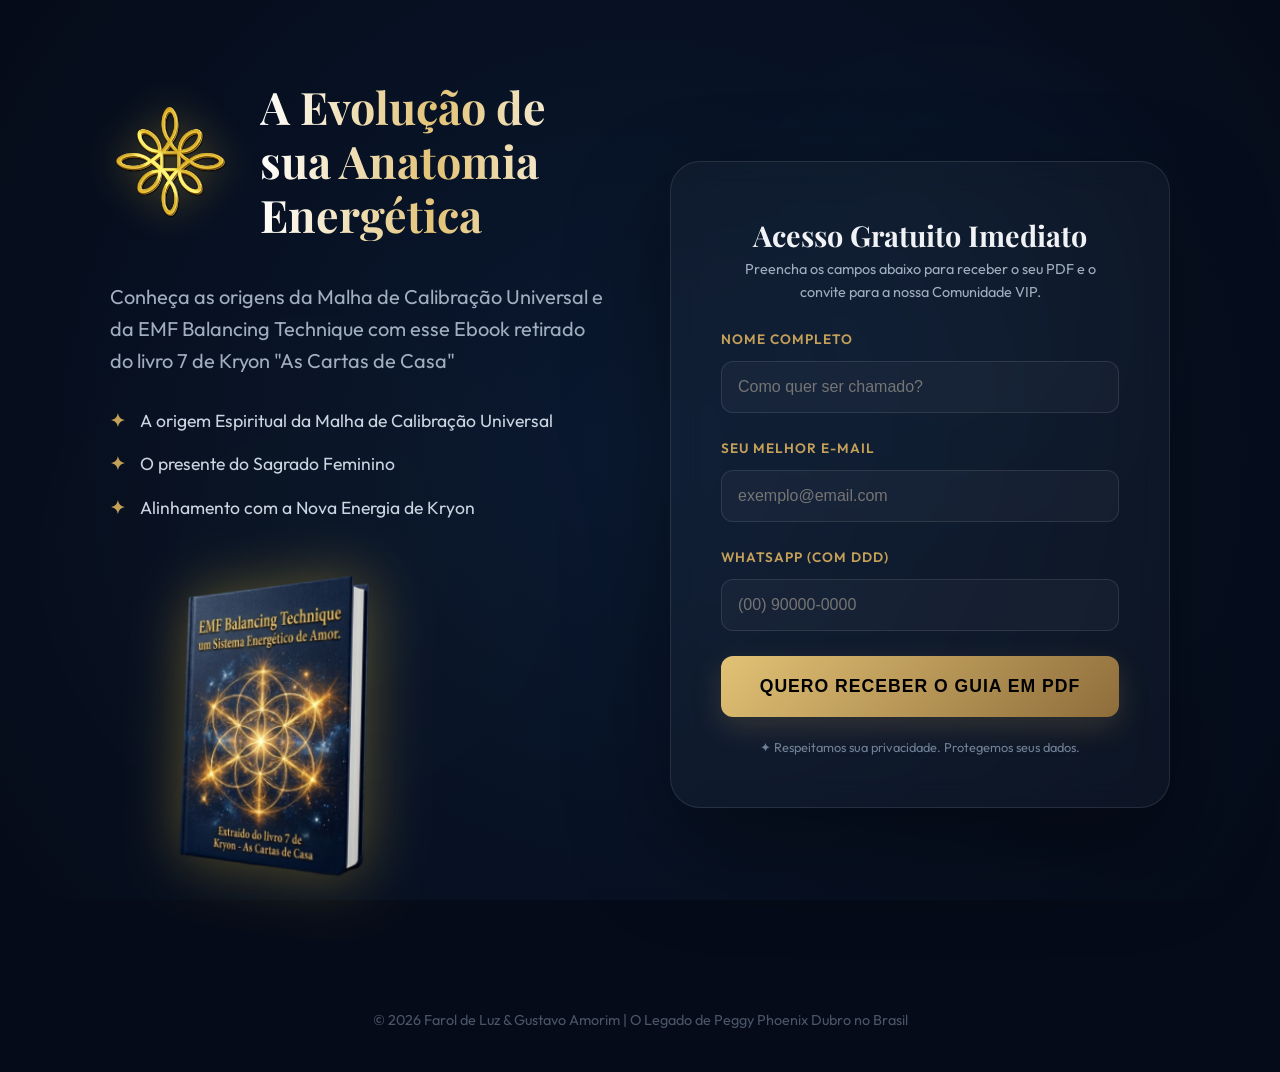
<file: ebookcds/index.html>
<!DOCTYPE html>
<html lang="pt-br">
<head>
    <!-- Google tag (gtag.js) -->
    <script async src="https://www.googletagmanager.com/gtag/js?id=AW-17990917293"></script>
    <script>
      window.dataLayer = window.dataLayer || [];
      function gtag(){dataLayer.push(arguments);}
      gtag('js', new Date());
      gtag('config', 'AW-17990917293');
    </script>
    <meta charset="UTF-8">
    <meta name="viewport" content="width=device-width, initial-scale=1.0">
    <title>Baixar Guia Prático de Calibração - Gustavo Amorim</title>
    <link href="https://fonts.googleapis.com/css2?family=Outfit:wght@300;400;600&family=Playfair+Display:wght@700&display=swap" rel="stylesheet">
    
    <!-- Meta Pixel Code -->
    <script>
    !function(f,b,e,v,n,t,s)
    {if(f.fbq)return;n=f.fbq=function(){n.callMethod?
    n.callMethod.apply(n,arguments):n.queue.push(arguments)};
    if(!f._fbq)f._fbq=n;n.push=n;n.loaded=!0;n.version='2.0';
    n.queue=[];t=b.createElement(e);t.async=!0;
    t.src=v;s=b.getElementsByTagName(e)[0];
    s.parentNode.insertBefore(t,s)}(window, document,'script',
    'https://connect.facebook.net/en_US/fbevents.js');
    fbq('init', '1991241654829958');
    fbq('track', 'PageView');
    </script>
    <noscript><img height="1" width="1" style="display:none"
    src="https://www.facebook.com/tr?id=1991241654829958&ev=PageView&noscript=1"
    /></noscript>
    <!-- End Meta Pixel Code -->
    <style>
        :root {
            --deep-space: #050b18;
            --accent-gold: #c5a059;
            --gold-light: #e2c275;
            --gold-dark: #8e6d3b;
            --text-light: #f0f2f5;
            --text-muted: #a0aec0;
            --glass: rgba(255, 255, 255, 0.03);
            --glass-border: rgba(255, 255, 255, 0.1);
        }

        * { margin: 0; padding: 0; box-sizing: border-box; }

        body {
            font-family: 'Outfit', sans-serif;
            background-color: var(--deep-space);
            color: var(--text-light);
            line-height: 1.6;
            overflow-x: hidden;
            min-height: 100vh;
        }

        /* Universe Background */
        .universe-bg {
            position: fixed;
            top: 0; left: 0; width: 100%; height: 100%;
            background: radial-gradient(circle at center, #0a1931 0%, #050b18 100%);
            z-index: -2;
        }
        .stars {
            position: absolute;
            top: 0; left: 0; width: 100%; height: 100%;
            background: url('https://www.transparenttextures.com/patterns/stardust.png');
            opacity: 0.3;
            z-index: -1;
        }
        .nebula {
            position: absolute;
            border-radius: 50%;
            filter: blur(80px);
            opacity: 0.15;
            z-index: -1;
        }

        /* Layout */
        .container {
            max-width: 1100px;
            margin: 0 auto;
            padding: 80px 20px;
            display: grid;
            grid-template-columns: 1fr 1fr;
            gap: 60px;
            align-items: center;
            position: relative;
        }

        @media (max-width: 850px) {
            .container { grid-template-columns: 1fr; text-align: center; padding: 40px 20px; }
            .hero-header-split { grid-template-columns: 1fr; text-align: center; justify-items: center; }
        }

        /* Content */
        .hero-header-split {
            display: grid;
            grid-template-columns: 120px 1fr;
            gap: 30px;
            align-items: center;
            margin-bottom: 40px;
        }
        .hero-emblem {
            width: 100%;
            filter: drop-shadow(0 0 20px rgba(212,175,55,0.4));
            animation: pulseSimple 5s ease-in-out infinite;
        }
        @keyframes pulseSimple {
            0%, 100% { transform: scale(1); opacity: 0.8; }
            50% { transform: scale(1.05); opacity: 1; }
        }

        h1 {
            font-family: 'Playfair Display', serif;
            font-size: 2.8rem;
            line-height: 1.2;
            background: linear-gradient(to right, #fff, var(--gold-light), #fff);
            -webkit-background-clip: text;
            background-clip: text;
            -webkit-text-fill-color: transparent;
        }

        .hero-content p {
            font-size: 1.25rem;
            color: var(--text-muted);
            margin-bottom: 30px;
        }

        .benefits {
            margin-bottom: 40px;
            list-style: none;
        }
        .benefits li {
            margin-bottom: 15px;
            display: flex;
            align-items: center;
            font-size: 1.1rem;
            color: #cbd5e0;
        }
        .benefits li::before {
            content: '✦';
            color: var(--accent-gold);
            margin-right: 15px;
            font-weight: bold;
        }

        /* Mockup */
        .mockup-container {
            margin-top: 40px;
            perspective: 1000px;
        }
        .pdf-mockup {
            width: 100%;
            max-width: 320px;
            border-radius: 8px;
            filter: drop-shadow(0 0 30px rgba(212, 175, 55, 0.4));
            transform: rotateY(-15deg) rotateX(5deg);
            transition: all 0.5s ease;
            animation: energy-pulse 4s ease-in-out infinite;
        }
        @keyframes energy-pulse {
            0%, 100% { filter: drop-shadow(0 0 20px rgba(212, 175, 55, 0.3)); }
            50% { filter: drop-shadow(0 0 50px rgba(212, 175, 55, 0.6)); }
        }
        .pdf-mockup:hover {
            transform: rotateY(0deg) rotateX(0deg) scale(1.05);
            box-shadow: 0 40px 80px rgba(0,0,0,0.8);
        }

        /* Glass Form */
        .form-card {
            background: var(--glass);
            backdrop-filter: blur(15px);
            border: 1px solid var(--glass-border);
            padding: 50px;
            border-radius: 30px;
            box-shadow: 0 40px 100px rgba(0,0,0,0.4);
            text-align: center;
        }

        .form-group { margin-bottom: 25px; text-align: left; }
        .form-group label {
            display: block;
            font-size: 0.85rem;
            text-transform: uppercase;
            letter-spacing: 1px;
            margin-bottom: 10px;
            color: var(--accent-gold);
            font-weight: 600;
        }
        .form-group input {
            width: 100%;
            padding: 16px;
            background: rgba(255,255,255,0.03);
            border: 1px solid rgba(255,255,255,0.1);
            border-radius: 12px;
            color: white;
            font-size: 1rem;
            transition: all 0.3s ease;
        }
        .form-group input:focus {
            outline: none;
            border-color: var(--accent-gold);
            background: rgba(255,255,255,0.07);
            box-shadow: 0 0 20px rgba(197, 160, 89, 0.1);
        }

        .btn-submit {
            width: 100%;
            padding: 20px;
            background: linear-gradient(135deg, var(--gold-light) 0%, var(--gold-dark) 100%);
            border: none;
            border-radius: 12px;
            color: #000;
            font-weight: 700;
            font-size: 1.1rem;
            cursor: pointer;
            transition: all 0.3s ease;
            text-transform: uppercase;
            letter-spacing: 1px;
            box-shadow: 0 10px 30px rgba(197, 160, 89, 0.2);
        }
        .btn-submit:hover {
            transform: translateY(-3px);
            box-shadow: 0 15px 40px rgba(197, 160, 89, 0.4);
        }

        .privacy { font-size: 0.8rem; color: #718096; margin-top: 20px; }

        /* Success State */
        #success-message { display: none; }
        #success-message h2 { font-family: 'Playfair Display', serif; color: var(--gold-light); margin-bottom: 20px; }
        .btn-next {
            display: inline-block;
            margin-top: 30px;
            padding: 18px 40px;
            background: transparent;
            border: 1px solid var(--accent-gold);
            color: var(--accent-gold);
            text-decoration: none;
            border-radius: 12px;
            font-weight: 600;
            transition: all 0.3s ease;
        }
        .btn-next:hover { background: var(--accent-gold); color: #000; }

        .footer { text-align: center; padding: 40px; color: #4a5568; font-size: 0.9rem; }

    </style>
</head>
<body>

    <div class="universe-bg">
        <div class="stars"></div>
        <div class="nebula" style="top: 10%; right: 10%; background: rgba(52,152,219,0.2); width: 400px; height: 400px;"></div>
        <div class="nebula" style="bottom: 10%; left: 5%; background: rgba(197,160,89,0.1); width: 500px; height: 500px;"></div>
    </div>

    <div class="container">
        <!-- Esquerda: Conteúdo -->
        <div class="hero-content">
            <div class="hero-header-split">
                <img src="../assets/emf_symbol.png" alt="EMF Gold Symbol" class="hero-emblem" />
                <div>
                    <h1>A Evolução de sua Anatomia Energética</h1>
                </div>
            </div>
            
            <p>Conheça as origens da Malha de Calibração Universal e da EMF Balancing Technique com esse Ebook retirado do livro 7 de Kryon "As Cartas de Casa"</p>
            
            <ul class="benefits">
                <li>A origem Espiritual da Malha de Calibração Universal</li>
                <li>O presente do Sagrado Feminino</li>
                <li>Alinhamento com a Nova Energia de Kryon</li>
            </ul>

            <div class="mockup-container">
                <img src="../assets/livro_sem_fundo.png" alt="Guia Prático de Calibração PDF" class="pdf-mockup">
            </div>
        </div>

        <!-- Direita: Formulário -->
        <div class="form-container">
            <div class="form-card" id="form-main">
                <div style="text-align: center; margin-bottom: 25px;">
                    <h2 style="font-family: 'Playfair Display', serif; font-size: 1.8rem;">Acesso Gratuito Imediato</h2>
                    <p style="font-size: 0.9rem; color: #a0aec0;">Preencha os campos abaixo para receber o seu PDF e o convite para a nossa Comunidade VIP.</p>
                </div>

                <form id="lead-form">
                    <div class="form-group">
                        <label>Nome Completo</label>
                        <input type="text" id="name" placeholder="Como quer ser chamado?" required>
                    </div>
                    <div class="form-group">
                        <label>Seu Melhor E-mail</label>
                        <input type="email" id="email" placeholder="exemplo@email.com" required>
                    </div>
                    <div class="form-group">
                        <label>WhatsApp (com DDD)</label>
                        <input type="tel" id="whatsapp" placeholder="(00) 90000-0000" required>
                    </div>
                    <button type="submit" class="btn-submit">Quero Receber o Guia em PDF</button>
                    <p class="privacy">✦ Respeitamos sua privacidade. Protegemos seus dados.</p>
                </form>
            </div>

            <!-- Mensagem de Sucesso (Invisível por padrão) -->
            <div class="form-card" id="success-message" style="display: none;">
                <div style="font-size: 4rem; color: var(--accent-gold); margin-bottom: 20px;">✓</div>
                <h2>Acesso Liberado!</h2>
                <p>O seu guia já pode ser baixado clicando no botão abaixo.</p>
                <a href="../assets/guia_calibracao.pdf" download="Guia_Pratico_de_Calibracao_Gustavo_Amorim.pdf" id="download-btn" class="btn" style="text-decoration: none; display: inline-block; margin: 20px 0; background: var(--accent-gold); color: #000; padding: 15px 30px; border-radius: 8px; font-weight: bold;">BAIXAR GUIA AGORA (PDF)</a>
                <p style="margin-top: 15px; font-size: 0.95rem;">Enquanto isso, que tal dar o próximo passo e dominar a técnica completa?</p>
                <a href="../ucl/" class="btn-next">Ver Workshop UCL ➔</a>
            </div>
        </div>
    </div>

    <div class="footer">
        © 2026 Farol de Luz & Gustavo Amorim | O Legado de Peggy Phoenix Dubro no Brasil
    </div>

    <script>
        // Criar estrelas animadas
        function createStars() {
            const container = document.getElementById('stars');
            const count = 100;
            for (let i = 0; i < count; i++) {
                const star = document.createElement('div');
                star.className = 'star';
                const x = Math.random() * 100;
                const y = Math.random() * 100;
                const size = Math.random() * 2 + 1;
                const duration = Math.random() * 3 + 2;
                
                star.style.left = `${x}%`;
                star.style.top = `${y}%`;
                star.style.width = `${size}px`;
                star.style.height = `${size}px`;
                star.style.setProperty('--duration', `${duration}s`);
                
                container.appendChild(star);
            }
        }

        // Form Submission
        document.getElementById('lead-form').addEventListener('submit', function(e) {
            e.preventDefault();
            
            const btn = e.target.querySelector('button');
            const originalBtnText = btn.innerText;
            btn.innerText = "ENVIANDO...";
            btn.disabled = true;

            const formData = new URLSearchParams();
            formData.append('nome', document.getElementById('name').value);
            formData.append('email', document.getElementById('email').value);
            formData.append('whats', document.getElementById('whatsapp').value);
            formData.append('aba', 'cds');

            const scriptURL = 'https://script.google.com/macros/s/AKfycbyDJ3ewKI9rmxvI6hHsNDpYmdTwLRUgoAFDUu4y6iGHGPeRkOji1tq4alja8kN1z91gZA/exec';

            fetch(scriptURL, {
                method: 'POST',
                mode: 'no-cors',
                headers: {
                    'Content-Type': 'application/x-www-form-urlencoded'
                },
                body: formData.toString()
            })
            .then(() => {
                // Redirecionamento para o Obrigado com parâmetro de download
                window.location.href = '../obrigado-ebookcds.html?download=true';
            })
            .catch(error => {
                console.error('Erro!', error.message);
                window.location.href = '../obrigado-ebookcds.html?download=true';
            });
        });

        createStars();
    </script>
</body>
</html>
</file>
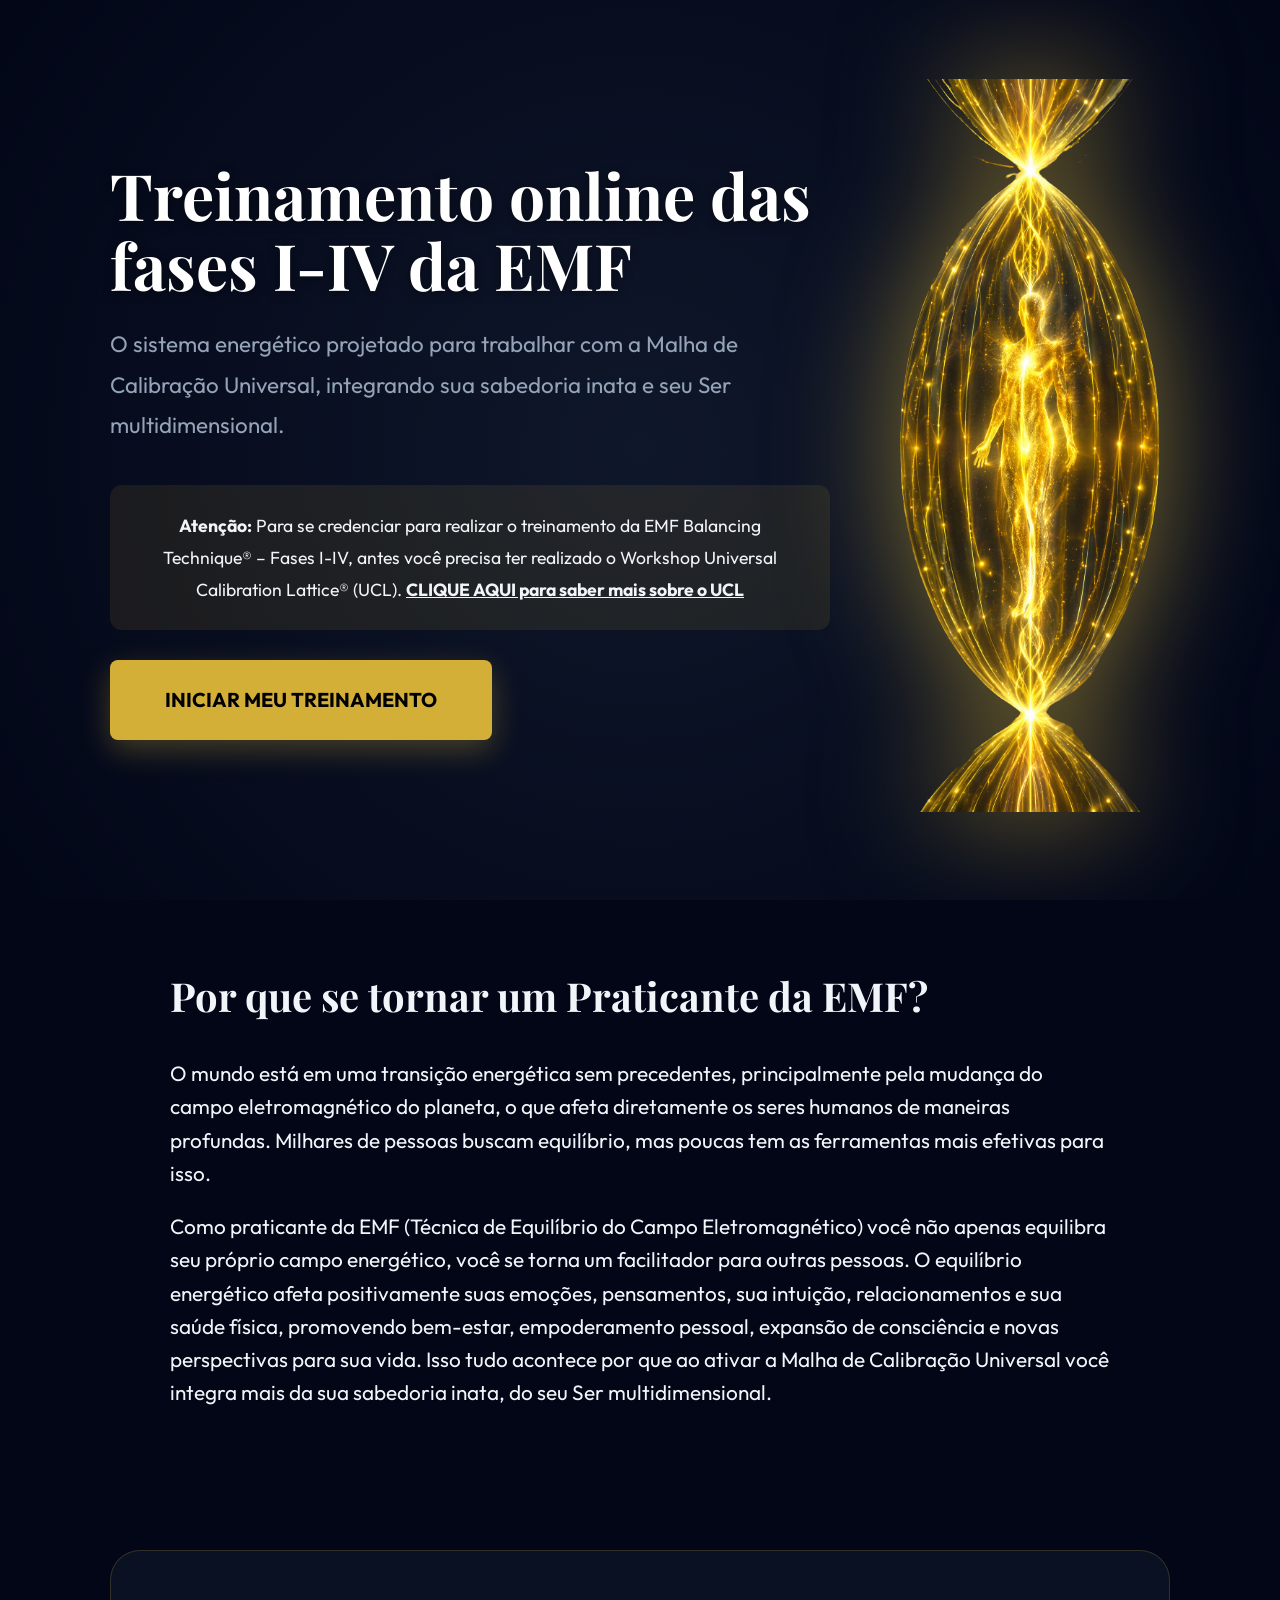
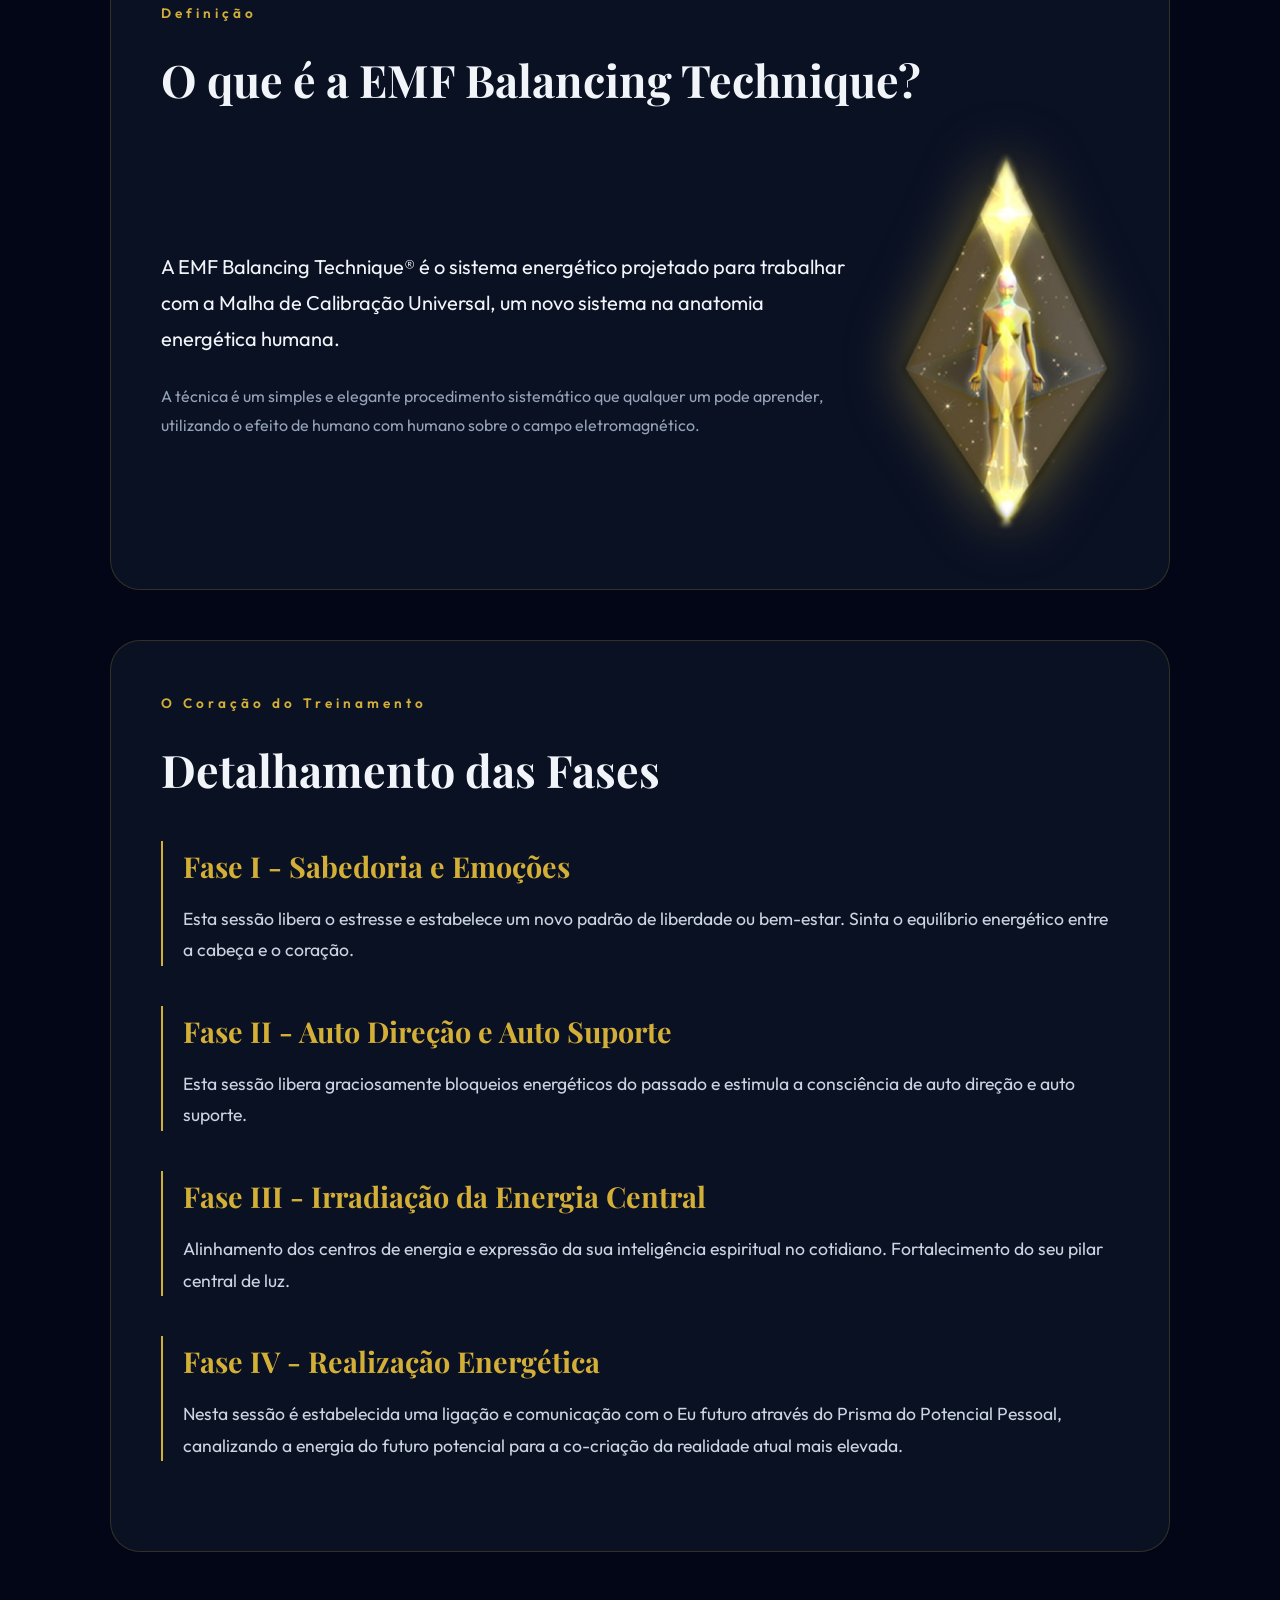
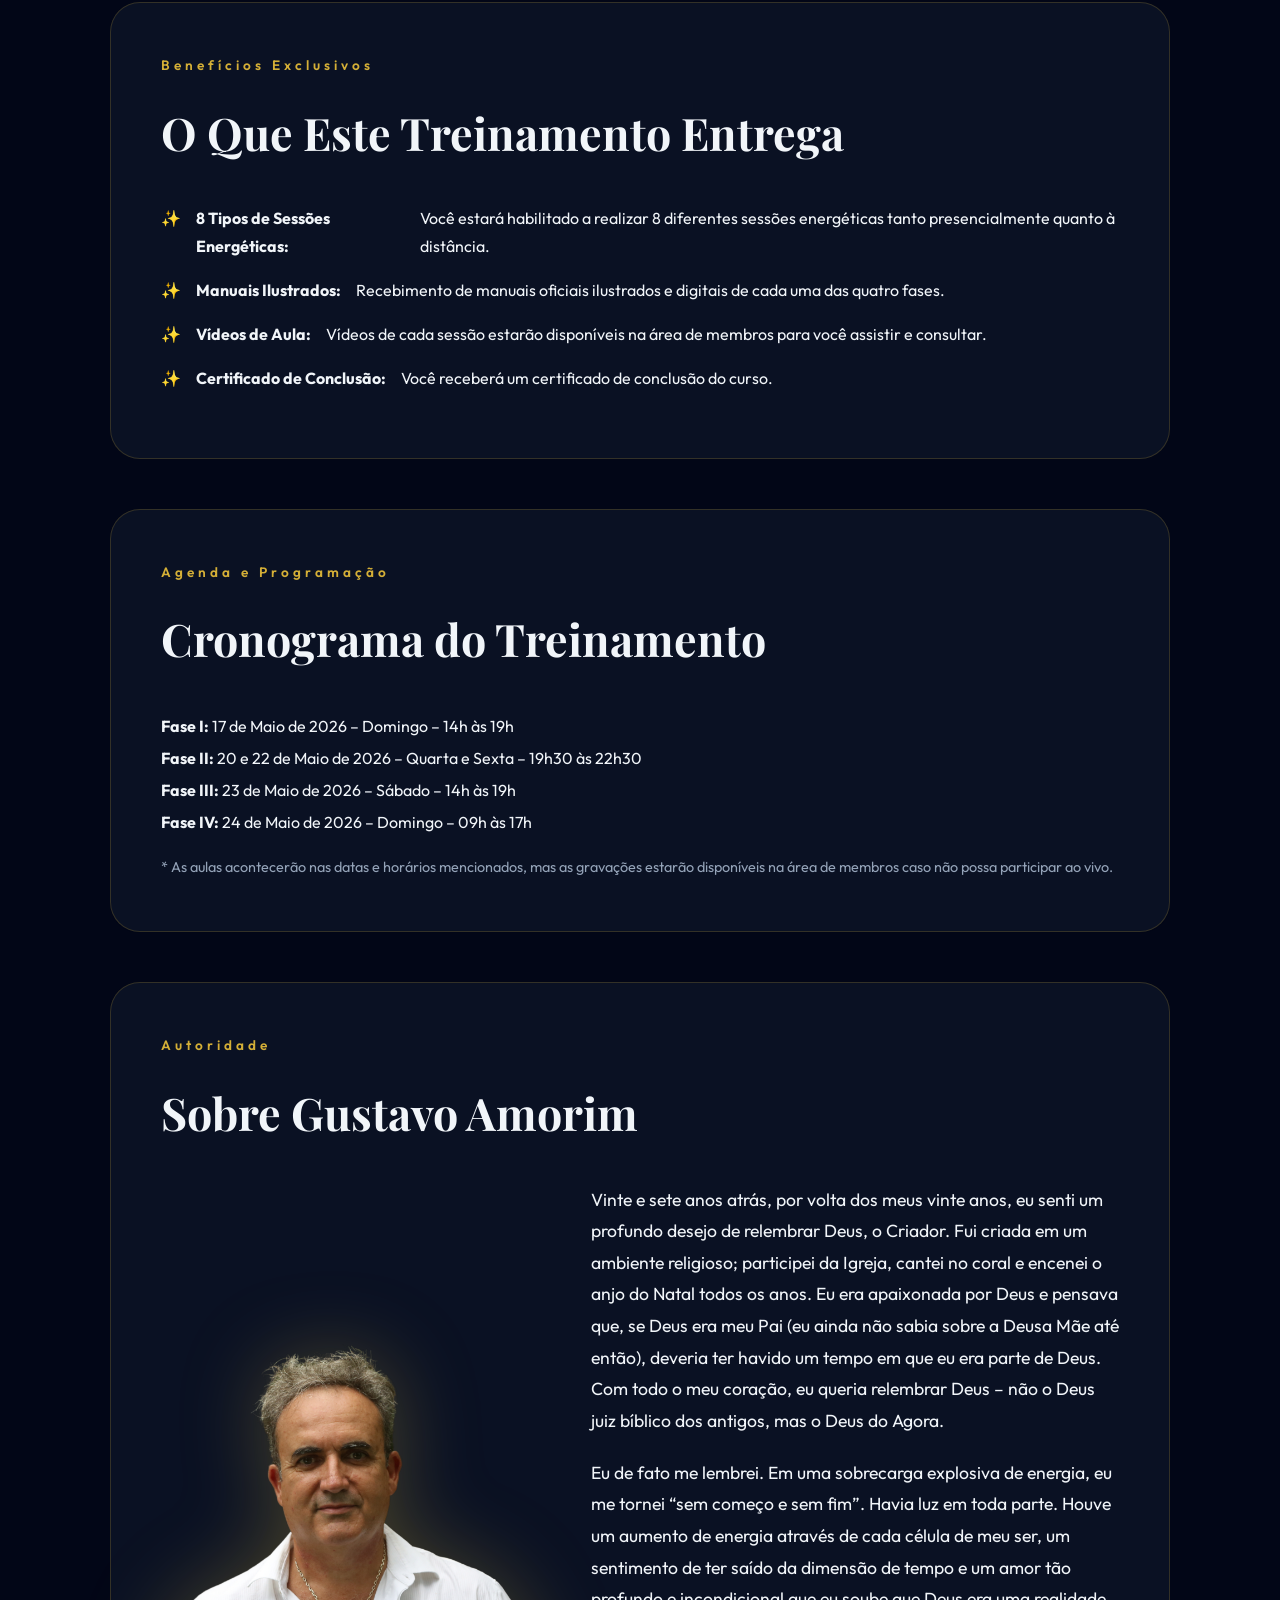
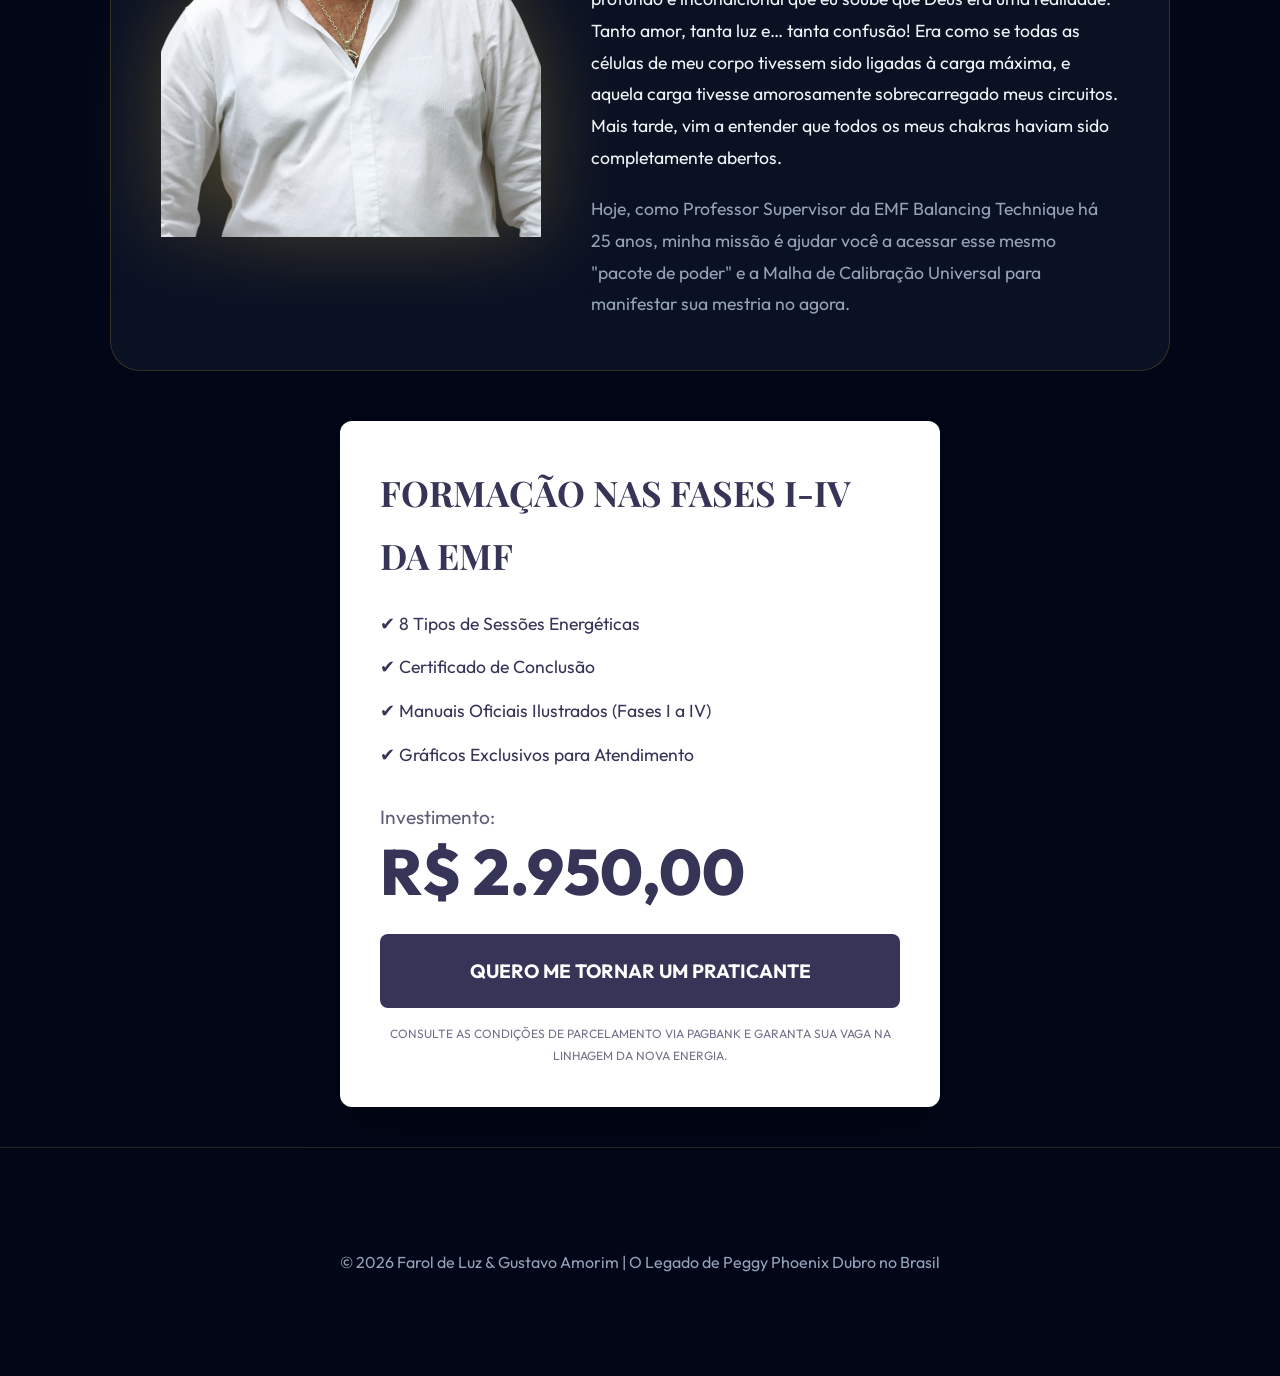
<file: emf/index.html>
<!DOCTYPE html>
<html lang="pt-br">
<head>
    <!-- Google tag (gtag.js) -->
    <script async src="https://www.googletagmanager.com/gtag/js?id=AW-17990917293"></script>
    <script>
      window.dataLayer = window.dataLayer || [];
      function gtag(){dataLayer.push(arguments);}
      gtag('js', new Date());
      gtag('config', 'AW-17990917293');
    </script>
    <meta charset="UTF-8">
    <meta name="viewport" content="width=device-width, initial-scale=1.0">
    <title>Treinamento online I-IV da EMF | Farol de Luz</title>
    <link rel="preconnect" href="https://fonts.googleapis.com">
    <link rel="preconnect" href="https://fonts.gstatic.com" crossorigin>
    <link href="https://fonts.googleapis.com/css2?family=Outfit:wght@300;400;600;700&family=Playfair+Display:ital,wght@0,700;1,700&display=swap" rel="stylesheet">
    <style>
        :root {
            --bg-deep: #020617;
            --bg-card: rgba(15, 23, 42, 0.7);
            --gold: #d4af37;
            --gold-bright: #fcd34d;
            --text-main: #f1f5f9;
            --text-dim: #94a3b8;
            --border: rgba(212, 175, 55, 0.2);
        }

        * { margin: 0; padding: 0; box-sizing: border-box; }

        body {
            font-family: 'Outfit', sans-serif;
            background-color: var(--bg-deep);
            color: var(--text-main);
            line-height: 1.8;
            overflow-x: hidden;
        }

        /* --- Estilo Universo --- */
        .stars-bg {
            position: fixed;
            top:0; left:0; width:100%; height:100%;
            z-index:-1;
            background: radial-gradient(circle at center, #0f172a 0%, #020617 100%);
        }
        .stars-overlay {
            position: absolute;
            width:100%; height:100%;
            background: transparent url('https://www.transparenttextures.com/patterns/stardust.png') repeat;
            opacity: 0.3;
            animation: drift 180s linear infinite;
        }
        @keyframes drift { from { background-position: 0 0; } to { background-position: 1000px 1000px; } }

        .container { max-width: 1000px; margin: 0 auto; padding: 0 24px; }
        h1, h2, h3 { font-family: 'Playfair Display', serif; }

        section { padding: 100px 0; }

        /* --- Alert Box & Hook --- */
        .alert-box {
            background: rgba(212, 175, 55, 0.1);
            border: 1px solid var(--accent-gold);
            padding: 25px;
            border-radius: 12px;
            margin: 30px auto;
            max-width: 800px;
            text-align: center;
            font-size: 1.1rem;
            color: var(--text-main);
        }

        .alert-box a {
            color: var(--accent-gold-bright);
            font-weight: 700;
            text-decoration: underline;
        }

        .interest-hook {
            background: var(--glass);
            padding: 60px;
            border-radius: 30px;
            margin-bottom: 60px;
            border-top: 2px solid var(--accent-gold);
        }

        .interest-hook h2 {
            font-size: 2.5rem;
            margin-bottom: 25px;
            color: var(--accent-gold);
        }

        .interest-hook p {
            font-size: 1.3rem;
            line-height: 1.6;
            margin-bottom: 20px;
        }

        /* --- Layout --- */
        .hero { position: relative; overflow: hidden; text-align: center; min-height: 100vh; display: flex; align-items: center; justify-content: center; padding: 40px 0; }
        h1 { font-size: 4rem; line-height: 1.1; margin-bottom: 24px; color: #fff; text-shadow: 0 2px 10px rgba(0,0,0,0.5); }
        .hero p { font-size: 1.4rem; color: var(--text-dim); margin-bottom: 40px; }

        .cta-btn {
            display: inline-block;
            background: var(--gold);
            color: #000;
            padding: 22px 55px;
            border-radius: 8px;
            text-decoration: none;
            font-weight: 700;
            font-size: 1.25rem;
            transition: all 0.3s ease;
            text-transform: uppercase;
            box-shadow: 0 10px 30px rgba(212, 175, 55, 0.3);
        }
        .cta-btn:hover { background: var(--gold-bright); transform: translateY(-5px); box-shadow: 0 15px 40px rgba(212, 175, 55, 0.5); }

        /* --- Content Layout --- */
        .glass-panel {
            background: var(--bg-card);
            backdrop-filter: blur(15px);
            border: 1px solid var(--border);
            padding: 50px;
            border-radius: 30px;
            margin-bottom: 50px;
        }

        .tag { color: var(--gold); letter-spacing: 4px; font-weight: 600; font-size: 0.85rem; display: block; margin-bottom: 15px; }
        h2 { font-size: 2.8rem; margin-bottom: 30px; }

        .phase-block { margin-bottom: 40px; padding-left: 20px; border-left: 2px solid var(--gold); }
        .phase-block h3 { color: var(--gold); font-size: 1.8rem; margin-bottom: 10px; }
        .phase-block p { font-size: 1.1rem; color: #cbd5e1; }

        .bullet-list { list-style: none; margin-top: 25px; }
        .bullet-list li { margin-bottom: 15px; display: flex; gap: 15px; align-items: flex-start; }
        .bullet-list li::before { content: '✨'; color: var(--gold); }

        .reveal { opacity: 0; transform: translateY(30px); transition: all 1s ease-out; }
        .reveal.active { opacity: 1; transform: translateY(0); }
        .container { max-width: 1100px; margin: 0 auto; padding: 0 20px; }

        footer { padding: 100px 0; border-top: 1px solid var(--border); text-align: center; color: var(--text-dim); }

        /* --- Foto Gustavo --- */
        .about-grid {
            display: grid;
            grid-template-columns: 380px 1fr;
            gap: 50px;
            align-items: center;
        }
        .about-photo {
            position: relative;
        }
        .about-photo img {
            width: 100%;
            display: block;
            filter: drop-shadow(0 0 40px rgba(212, 175, 55, 0.3));
        }
        /* --- Image Layouts EMF --- */
        .hero-split {
            display: grid;
            grid-template-columns: 1fr 280px;
            gap: 60px;
            align-items: center;
            text-align: left;
        }
        .hero-float-img {
            width: 100%;
            filter: drop-shadow(0 0 60px rgba(212,175,55,0.6));
            animation: floatImg 7s ease-in-out infinite;
        }
        @keyframes floatImg {
            0%, 100% { transform: translateY(0) scale(1); filter: drop-shadow(0 0 60px rgba(212,175,55,0.6)); }
            50% { transform: translateY(-20px) scale(1.05); filter: drop-shadow(0 0 100px rgba(212,175,55,1)) brightness(1.2); }
        }
        .definition-grid {
            display: grid;
            grid-template-columns: 1fr 220px;
            gap: 40px;
            align-items: center;
        }
        .definition-img {
            width: 100%;
            filter: drop-shadow(0 0 30px rgba(212,175,55,0.5));
            animation: pulseglow 4s ease-in-out infinite;
        }
        @keyframes pulseglow {
            0%, 100% { filter: drop-shadow(0 0 20px rgba(212,175,55,0.4)); }
            50% { filter: drop-shadow(0 0 50px rgba(212,175,55,0.9)) brightness(1.2); }
        }
        @media (max-width: 768px) {
            .about-grid { grid-template-columns: 1fr; }
            .about-photo { max-width: 300px; margin: 0 auto; }
            .hero-split, .definition-grid { grid-template-columns: 1fr; text-align: center; }
            .hero { 
                display: flex !important; 
                flex-direction: column !important; 
                justify-content: flex-start !important; 
                align-items: center !important; 
                height: auto !important; 
                min-height: 100vh !important; 
                padding-top: 60px !important; 
            }
            .hero-split > div:first-child { 
                display: flex !important; 
                flex-direction: column !important; 
                z-index: 2 !important;
            }
            h1 { font-size: 2.2rem !important; margin-top: 10px !important; line-height: 1.2 !important; order: 1 !important; color: #fff !important; background: none !important; -webkit-text-fill-color: initial !important; }
            .hero p { font-size: 1.1rem !important; margin-bottom: 20px !important; order: 2 !important; color: #eee !important; }
            .cta-btn { padding: 18px 40px !important; font-size: 1.1rem !important; order: 3 !important; background: #D4AF37 !important; color: #000 !important; font-weight: bold !important; box-shadow: 0 5px 15px rgba(212,175,55,0.4) !important; }
            .alert-box { padding: 15px !important; font-size: 0.95rem !important; margin: 30px 0 !important; width: 100% !important; order: 4 !important; }
            .hero-float-img { 
                position: absolute !important;
                top: 5% !important;
                left: 50% !important;
                transform: translateX(-50%) !important;
                width: 120% !important;
                max-width: none !important;
                opacity: 0.4 !important;
                z-index: 1 !important;
                pointer-events: none !important;
                filter: brightness(1.2) !important;
                order: 0 !important;
            }
            .interest-hook { padding: 30px 20px !important; margin-bottom: 30px !important; border-radius: 20px !important; }
            .glass-panel { padding: 25px 15px !important; border-radius: 20px !important; }
            .container { padding: 0 15px !important; }
        }

    </style>
</head>
<body>

    <div class="stars-bg"><div class="stars-overlay"></div></div>

    <header class="hero">
        <div class="container">
            <div class="reveal hero-split">
                <div>
                    <h1>Treinamento online das fases I-IV da EMF</h1>
                    <p>O sistema energético projetado para trabalhar com a Malha de Calibração Universal, integrando sua sabedoria inata e seu Ser multidimensional.</p>
                    
                    <div class="alert-box">
                        <strong>Atenção:</strong> Para se credenciar para realizar o treinamento da EMF Balancing Technique&reg; – Fases I-IV, antes você precisa ter realizado o Workshop Universal Calibration Lattice&reg; (UCL). <a href="index_ucl.html">CLIQUE AQUI para saber mais sobre o UCL</a>
                    </div>

                    <a href="#investimento" class="cta-btn">INICIAR MEU TREINAMENTO</a>
                </div>
                <div>
                    <img src="../assets/malha_nobg.png" alt="Fases da EMF Balancing Technique" class="hero-float-img" />
                </div>
            </div>
        </div>
    </header>

    <section class="container" style="padding-top: 0;">
        <div class="interest-hook reveal">
            <h2>Por que se tornar um Praticante da EMF?</h2>
            <p>O mundo está em uma transição energética sem precedentes, principalmente pela mudança do campo eletromagnético do planeta, o que afeta diretamente os seres humanos de maneiras profundas. Milhares de pessoas buscam equilíbrio, mas poucas tem as ferramentas mais efetivas para isso.</p>
            <p>Como praticante da EMF (Técnica de Equilíbrio do Campo Eletromagnético) você não apenas equilibra seu próprio campo energético, você se torna um facilitador para outras pessoas. O equilíbrio energético afeta positivamente suas emoções, pensamentos, sua intuição, relacionamentos e sua saúde física, promovendo bem-estar, empoderamento pessoal, expansão de consciência e novas perspectivas para sua vida. Isso tudo acontece por que ao ativar a Malha de Calibração Universal você integra mais da sua sabedoria inata, do seu Ser multidimensional.</p>
        </div>
    </section>

    <div class="container">

        <div class="glass-panel reveal">
            <span class="tag">Definição</span>
            <h2>O que é a EMF Balancing Technique?</h2>
            <div class="definition-grid">
                <div>
                    <p style="font-size: 1.25rem; margin-bottom: 25px;">A EMF Balancing Technique® é o sistema energético projetado para trabalhar com a Malha de Calibração Universal, um novo sistema na anatomia energética humana.</p>
                    <p style="color: var(--text-dim);">A técnica é um simples e elegante procedimento sistemático que qualquer um pode aprender, utilizando o efeito de humano com humano sobre o campo eletromagnético.</p>
                </div>
                <div style="text-align: center;">
                    <img src="../assets/padroes.png" alt="Padrões Sagrados de Luz" class="definition-img" />
                </div>
            </div>
        </div>

        <div class="glass-panel reveal">
            <span class="tag">O Coração do Treinamento</span>
            <h2>Detalhamento das Fases</h2>
            
            <div class="phase-block">
                <h3>Fase I - Sabedoria e Emoções</h3>
                <p>Esta sessão libera o estresse e estabelece um novo padrão de liberdade ou bem-estar. Sinta o equilíbrio energético entre a cabeça e o coração.</p>
            </div>
            
            <div class="phase-block">
                <h3>Fase II - Auto Direção e Auto Suporte</h3>
                <p>Esta sessão libera graciosamente bloqueios energéticos do passado e estimula a consciência de auto direção e auto suporte.</p>
            </div>
            
            <div class="phase-block">
                <h3>Fase III - Irradiação da Energia Central</h3>
                <p>Alinhamento dos centros de energia e expressão da sua inteligência espiritual no cotidiano. Fortalecimento do seu pilar central de luz.</p>
            </div>
            
            <div class="phase-block">
                <h3>Fase IV - Realização Energética</h3>
                <p>Nesta sessão é estabelecida uma ligação e comunicação com o Eu futuro através do Prisma do Potencial Pessoal, canalizando a energia do futuro potencial para a co-criação da realidade atual mais elevada.</p>
            </div>
        </div>

        <div class="glass-panel reveal">
            <span class="tag">Benefícios Exclusivos</span>
            <h2>O Que Este Treinamento Entrega</h2>
            <ul class="bullet-list">
                <li><strong>8 Tipos de Sessões Energéticas:</strong> Você estará habilitado a realizar 8 diferentes sessões energéticas tanto presencialmente quanto à distância.</li>
                <li><strong>Manuais Ilustrados:</strong> Recebimento de manuais oficiais ilustrados e digitais de cada uma das quatro fases.</li>
                <li><strong>Vídeos de Aula:</strong> Vídeos de cada sessão estarão disponíveis na área de membros para você assistir e consultar.</li>
                <li><strong>Certificado de Conclusão:</strong> Você receberá um certificado de conclusão do curso.</li>
            </ul>
        </div>

        <div class="glass-panel reveal">
            <span class="tag">Agenda e Programação</span>
            <h2>Cronograma do Treinamento</h2>
            <div style="line-height: 2;">
                <p><strong>Fase I:</strong> 17 de Maio de 2026 – Domingo – 14h às 19h</p>
                <p><strong>Fase II:</strong> 20 e 22 de Maio de 2026 – Quarta e Sexta – 19h30 às 22h30</p>
                <p><strong>Fase III:</strong> 23 de Maio de 2026 – Sábado – 14h às 19h</p>
                <p><strong>Fase IV:</strong> 24 de Maio de 2026 – Domingo – 09h às 17h</p>
                <p style="font-size: 0.9rem; color: var(--text-dim); margin-top: 15px;">* As aulas acontecerão nas datas e horários mencionados, mas as gravações estarão disponíveis na área de membros caso não possa participar ao vivo.</p>
            </div>
        </div>

        <div class="glass-panel reveal">
            <span class="tag">Autoridade</span>
            <h2>Sobre Gustavo Amorim</h2>
            <div class="about-grid">
                <div class="about-photo">
                    <img src="../assets/foto gustavo.png" alt="Gustavo Amorim e esposa" />
                </div>
                <div>
                    <p style="font-size: 1.1rem; margin-bottom: 20px;">Vinte e sete anos atrás, por volta dos meus vinte anos, eu senti um profundo desejo de relembrar Deus, o Criador. Fui criada em um ambiente religioso; participei da Igreja, cantei no coral e encenei o anjo do Natal todos os anos. Eu era apaixonada por Deus e pensava que, se Deus era meu Pai (eu ainda não sabia sobre a Deusa Mãe até então), deveria ter havido um tempo em que eu era parte de Deus. Com todo o meu coração, eu queria relembrar Deus – não o Deus juiz bíblico dos antigos, mas o Deus do Agora.</p>
                    <p style="font-size: 1.1rem; margin-bottom: 20px;">Eu de fato me lembrei. Em uma sobrecarga explosiva de energia, eu me tornei “sem começo e sem fim”. Havia luz em toda parte. Houve um aumento de energia através de cada célula de meu ser, um sentimento de ter saído da dimensão de tempo e um amor tão profundo e incondicional que eu soube que Deus era uma realidade. Tanto amor, tanta luz e… tanta confusão! Era como se todas as células de meu corpo tivessem sido ligadas à carga máxima, e aquela carga tivesse amorosamente sobrecarregado meus circuitos. Mais tarde, vim a entender que todos os meus chakras haviam sido completamente abertos.</p>
                    <p style="font-size: 1.1rem; color: var(--text-dim);">Hoje, como Professor Supervisor da EMF Balancing Technique há 25 anos, minha missão é ajudar você a acessar esse mesmo "pacote de poder" e a Malha de Calibração Universal para manifestar sua mestria no agora.</p>
                </div>
            </div>
        </div>

        <div id="investimento" class="white-card" style="margin: 40px auto; max-width: 600px; text-align: left; background: #fff; color: #363457; padding: 40px; border-radius: 12px; box-shadow: 0 20px 50px rgba(0,0,0,0.3);">
            <h3 style="color: #363457; font-size: 2.2rem; margin-bottom: 20px;">FORMAÇÃO NAS FASES I-IV DA EMF</h3>
            <ul style="list-style: none; margin-bottom: 30px; padding: 0;">
                <li style="margin-bottom: 12px; font-size: 1.1rem; display: flex; align-items: center; gap: 10px;">✔ 8 Tipos de Sessões Energéticas</li>
                <li style="margin-bottom: 12px; font-size: 1.1rem; display: flex; align-items: center; gap: 10px;">✔ Certificado de Conclusão</li>
                <li style="margin-bottom: 12px; font-size: 1.1rem; display: flex; align-items: center; gap: 10px;">✔ Manuais Oficiais Ilustrados (Fases I a IV)</li>
                <li style="margin-bottom: 12px; font-size: 1.1rem; display: flex; align-items: center; gap: 10px;">✔ Gráficos Exclusivos para Atendimento</li>
            </ul>
            <div style="font-size: 1.2rem; opacity: 0.8; margin-bottom: 5px;">Investimento:</div>
            <div style="font-size: 4rem; font-weight: 800; color: #363457; margin-bottom: 30px; line-height: 1;">R$ 2.950,00</div>
            <a href="https://pay.hotmart.com/A80776746O?off=yy86n42h" class="action-btn" style="background: #363457; color: #fff; width: 100%; text-align: center; padding: 20px; text-decoration: none; display: block; font-weight: 700; border-radius: 8px; font-size: 1.2rem;">QUERO ME TORNAR UM PRATICANTE</a>
            <div style="font-size: 0.75rem; text-transform: uppercase; margin-top: 15px; opacity: 0.7; text-align: center;">
                CONSULTE AS CONDIÇÕES DE PARCELAMENTO VIA PAGBANK E GARANTA SUA VAGA NA LINHAGEM DA NOVA ENERGIA.
            </div>
        </div>

    </div>

    <footer>
        <div class="container">
            <p>&copy; 2026 Farol de Luz & Gustavo Amorim | O Legado de Peggy Phoenix Dubro no Brasil</p>
        </div>
    </footer>

    <script>
        const observer = new IntersectionObserver((entries) => {
            entries.forEach(entry => {
                if (entry.isIntersecting) entry.target.classList.add('active');
            });
        }, { threshold: 0.1 });
        document.querySelectorAll('.reveal').forEach(el => observer.observe(el));
    </script>
</body>
</html>
</file>
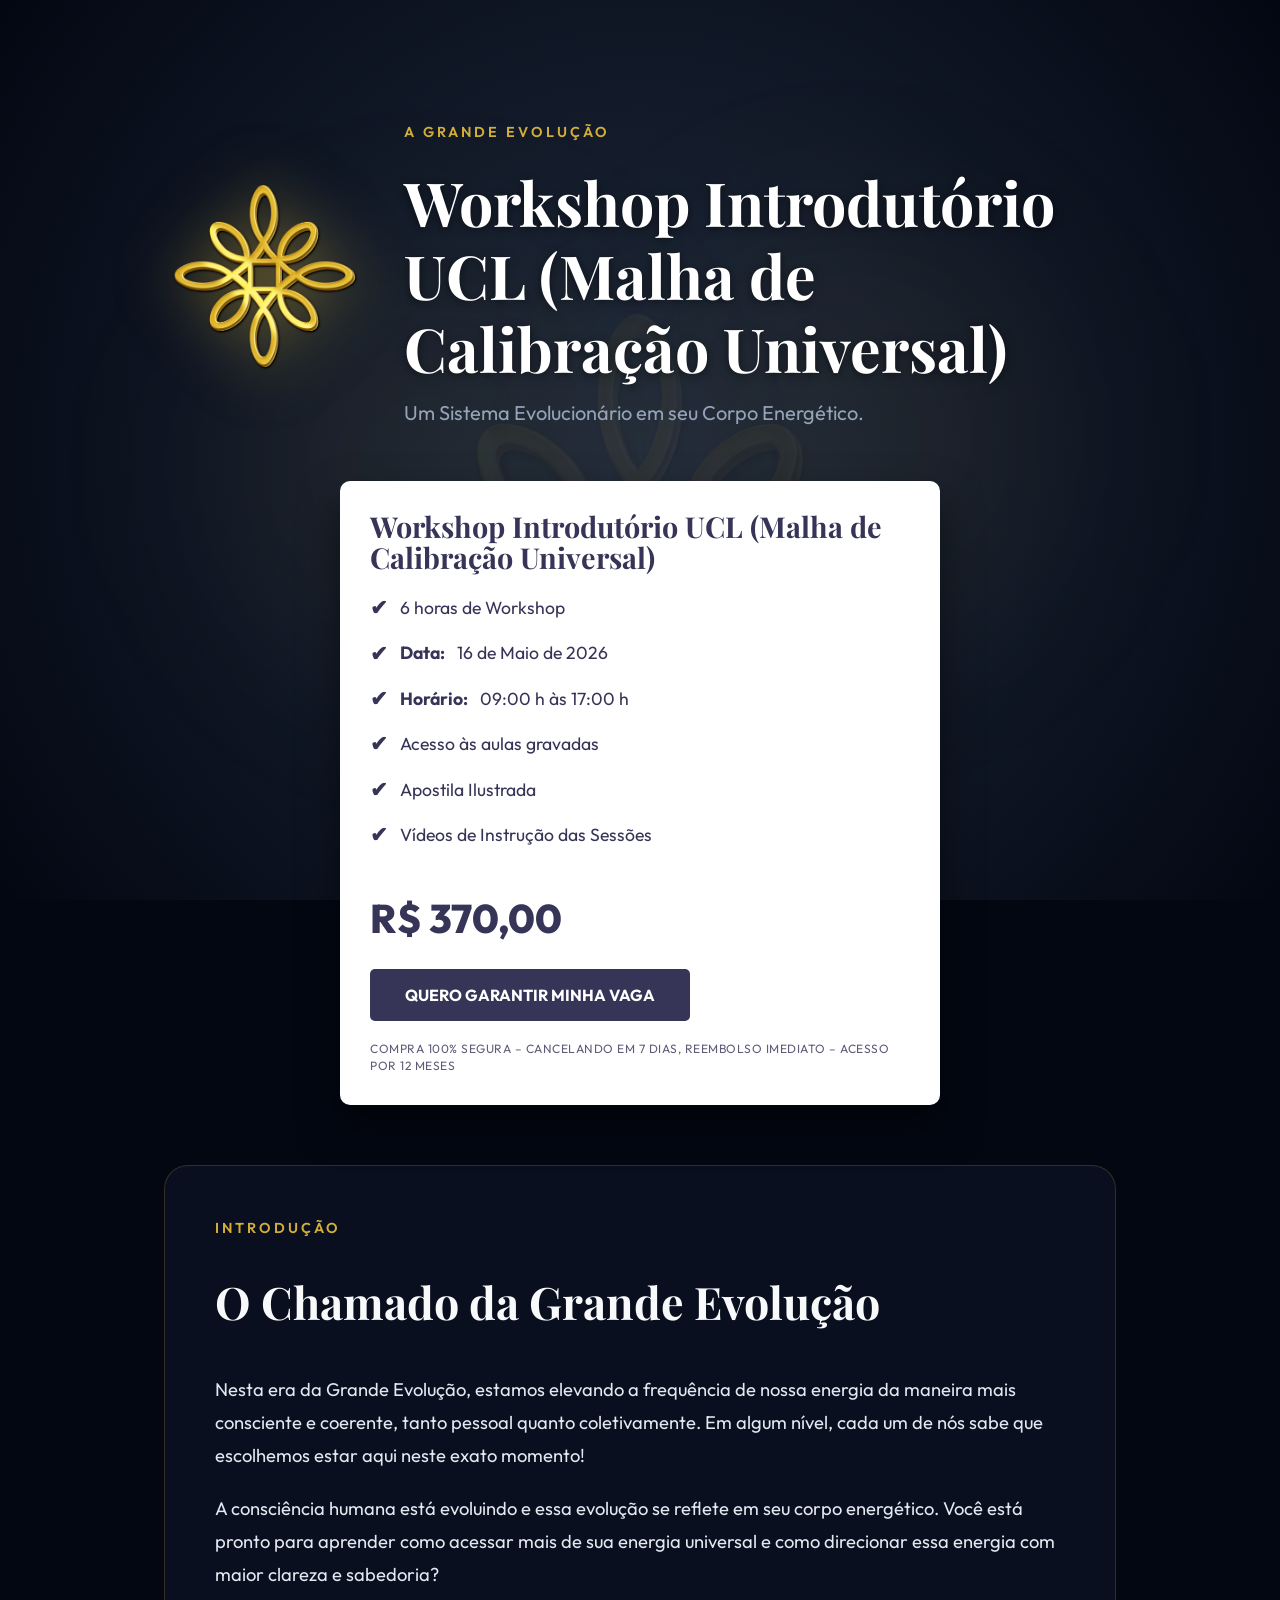
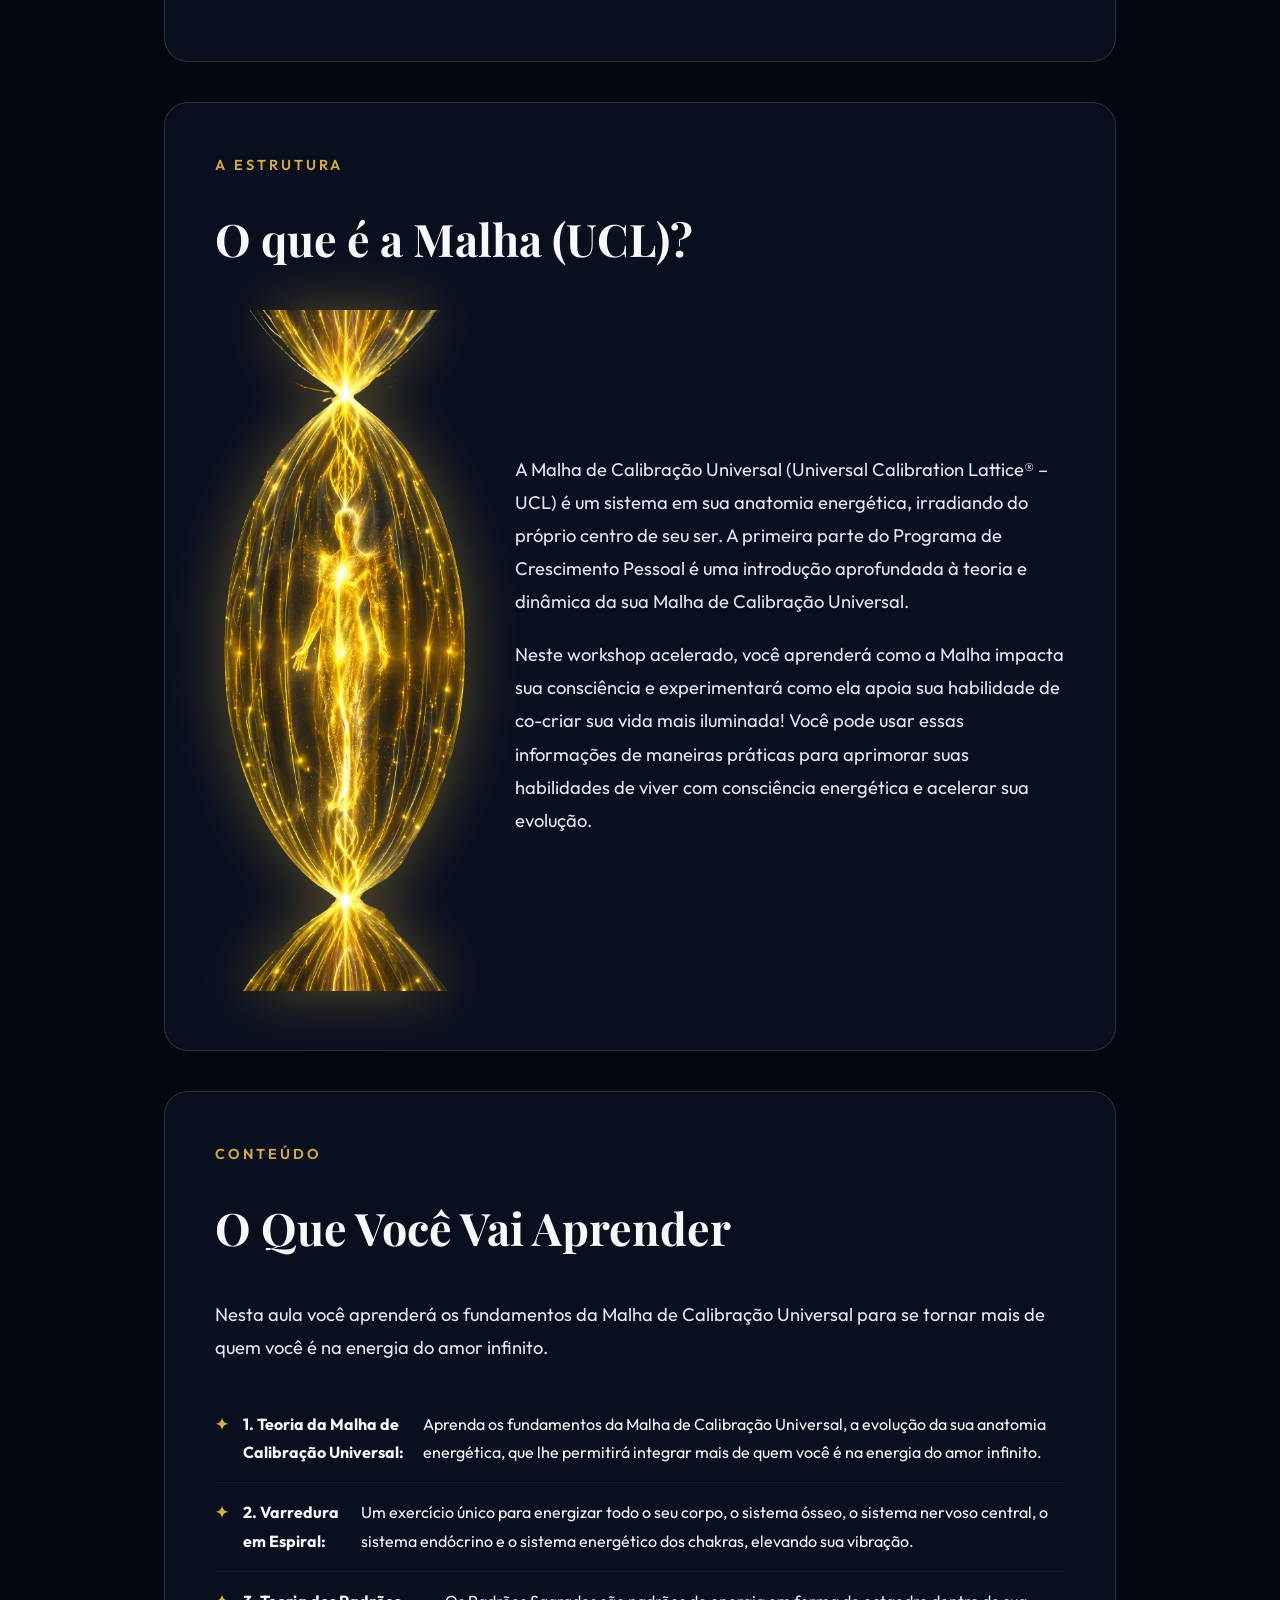
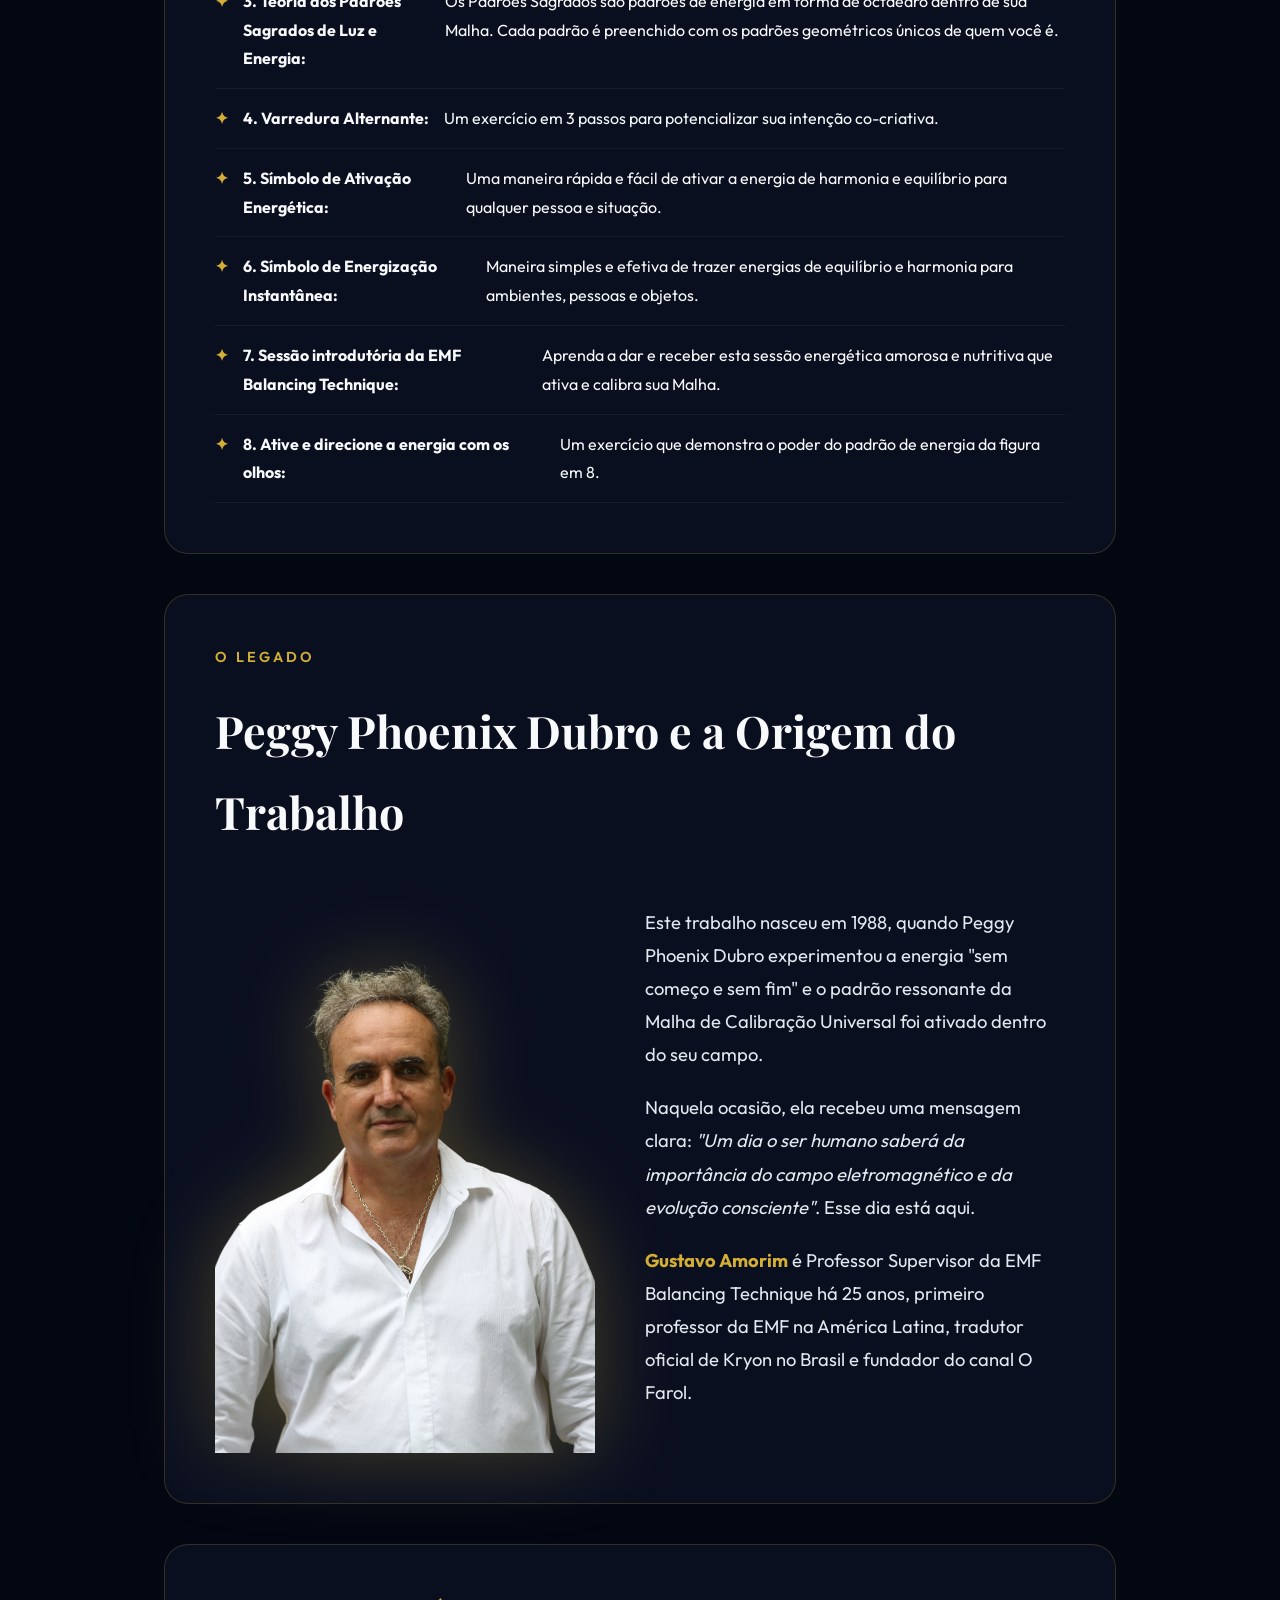
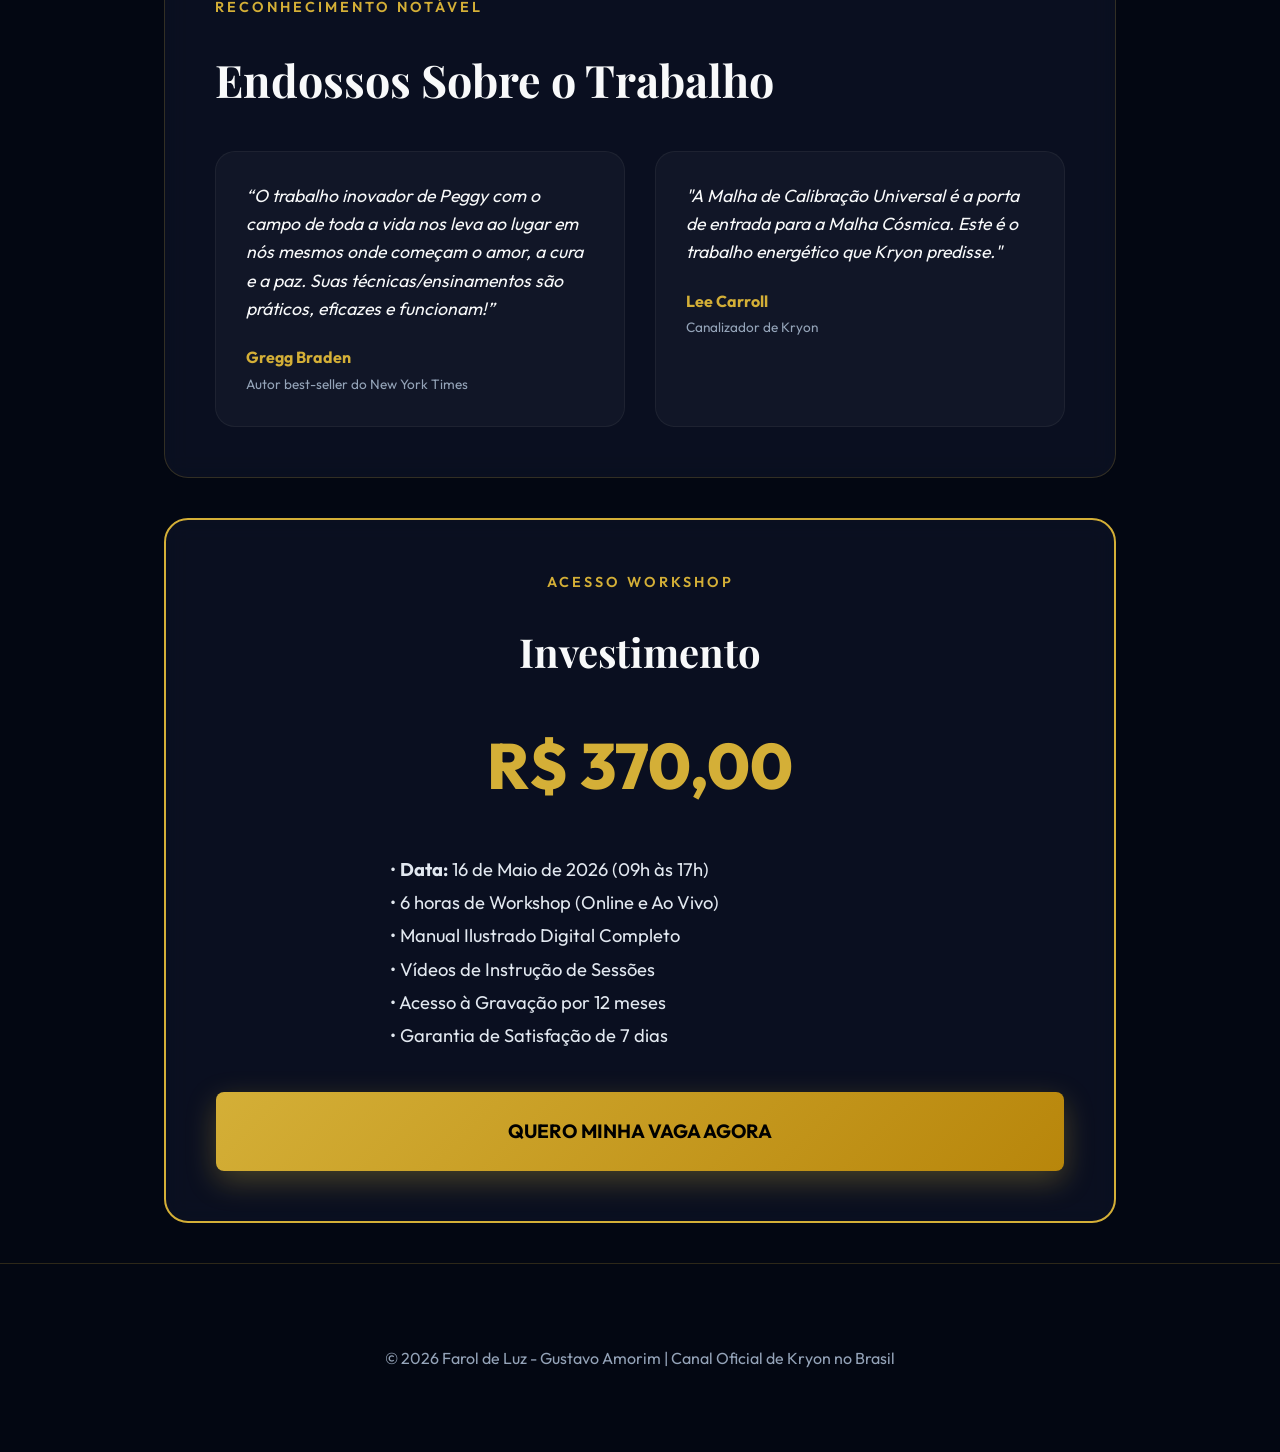
<file: ucl/index.html>
<!DOCTYPE html>
<html lang="pt-br">
<head>
    <!-- Google tag (gtag.js) -->
    <script async src="https://www.googletagmanager.com/gtag/js?id=AW-17990917293"></script>
    <script>
      window.dataLayer = window.dataLayer || [];
      function gtag(){dataLayer.push(arguments);}
      gtag('js', new Date());
      gtag('config', 'AW-17990917293');
    </script>
    <meta charset="UTF-8">
    <meta name="viewport" content="width=device-width, initial-scale=1.0">
    <title>Workshop Introdutório UCL (Malha de Calibração Universal) | Gustavo Amorim</title>
    <link rel="preconnect" href="https://fonts.googleapis.com">
    <link rel="preconnect" href="https://fonts.gstatic.com" crossorigin>
    <link href="https://fonts.googleapis.com/css2?family=Outfit:wght@300;400;600;700&family=Playfair+Display:ital,wght@0,700;1,700&display=swap" rel="stylesheet">
    <style>
        :root {
            --primary-bg: #030712;
            --secondary-bg: #0b1120;
            --accent-gold: #d4af37;
            --accent-gold-bright: #fcd34d;
            --text-light: #f8f9fa;
            --text-muted: #94a3b8;
            --glass: rgba(15, 23, 42, 0.6);
            --glass-border: rgba(212, 175, 55, 0.2);
        }

        * { margin: 0; padding: 0; box-sizing: border-box; }

        body {
            font-family: 'Outfit', sans-serif;
            background-color: var(--primary-bg);
            color: var(--text-light);
            line-height: 1.8;
            overflow-x: hidden;
        }

        /* --- Estilo Universo (Stars & Nebula) --- */
        .universe-bg {
            position: fixed;
            top: 0; left: 0; width: 100%; height: 100%;
            z-index: -1;
            background: radial-gradient(circle at 50% 50%, #1e293b 0%, #030712 100%);
            overflow: hidden;
        }

        .stars {
            position: absolute;
            top: 0; left: 0; width: 200%; height: 200%;
            background: transparent url('https://www.transparenttextures.com/patterns/stardust.png') repeat;
            opacity: 0.4;
            animation: move-stars 150s linear infinite;
        }

        @keyframes move-stars {
            from { transform: translate(0, 0); }
            to { transform: translate(-50%, -50%); }
        }

        .nebula {
            position: absolute;
            width: 600px; height: 600px;
            background: radial-gradient(circle, rgba(212, 175, 55, 0.08) 0%, transparent 70%);
            filter: blur(80px);
            border-radius: 50%;
            pointer-events: none;
        }

        /* --- Typography & Layout --- */
        h1, h2, h3 { font-family: 'Playfair Display', serif; }
        .container { max-width: 1000px; margin: 0 auto; padding: 0 24px; }

        section { padding: 100px 0; position: relative; }

        /* --- White Offer Card (Novo estilo do usuário - Compacto) --- */
        .white-card {
            background: #ffffff;
            color: #363457;
            padding: 30px;
            border-radius: 10px;
            max-width: 480px;
            margin: 30px auto;
            text-align: center;
            box-shadow: 0 20px 40px rgba(0,0,0,0.5);
        }

        .white-card h3 {
            color: #363457;
            font-size: 1.8rem;
            margin-bottom: 15px;
            line-height: 1.1;
        }

        .white-card ul {
            list-style: none;
            display: inline-block;
            text-align: left;
            margin-bottom: 15px;
        }

        .white-card li {
            font-size: 1.1rem;
            margin-bottom: 8px;
            display: flex;
            align-items: center;
            gap: 12px;
            font-weight: 400;
        }

        .white-card li::before {
            content: '✔';
            color: #363457;
            font-weight: bold;
            font-size: 1.3rem;
        }

        .white-card .price {
            font-size: 2.5rem;
            font-weight: 800;
            margin: 5px 0 15px 0;
            display: block;
        }

        .white-card .action-btn {
            background: #363457;
            color: #fff;
            padding: 12px 35px;
            text-decoration: none;
            font-weight: 700;
            font-size: 1rem;
            border-radius: 5px;
            display: inline-block;
            margin-bottom: 20px;
            text-transform: uppercase;
        }

        .white-card .footer-info {
            font-size: 0.75rem;
            text-transform: uppercase;
            letter-spacing: 0.5px;
            opacity: 0.8;
            line-height: 1.4;
        }

        /* --- Hero Section --- */
        .hero {
            padding: 120px 0 60px;
            display: flex;
            align-items: center;
            justify-content: center;
            text-align: center;
        }

        /* --- Image Layouts --- */
        .hero-header-split {
            display: grid;
            grid-template-columns: 200px 1fr;
            gap: 40px;
            align-items: center;
            text-align: left;
            max-width: 1000px;
            margin: 0 auto 50px;
        }
        .hero-centered {
            max-width: 900px;
            margin: 0 auto;
            position: relative;
            z-index: 1;
        }
        .hero-symbol-bg {
            position: absolute;
            top: 50%;
            left: 50%;
            transform: translate(-50%, -50%);
            width: 600px;
            opacity: 0.05;
            z-index: -1;
            pointer-events: none;
        }
        .hero-emblem {
            width: 100%;
            max-width: 200px;
            filter: drop-shadow(0 0 30px rgba(212,175,55,0.5));
            animation: pulseSimple 5s ease-in-out infinite;
        }
        @keyframes pulseSimple {
            0%, 100% { transform: scale(1); opacity: 0.85; }
            50% { transform: scale(1.03); opacity: 1; }
        }
        @media (max-width: 768px) {
            .hero-header-split { grid-template-columns: 1fr; text-align: center; justify-items: center; }
            .hero-emblem { margin-bottom: 20px; }
        }
        .section-with-image {
            display: grid;
            grid-template-columns: 260px 1fr;
            gap: 40px;
            align-items: center;
        }
        .section-img {
            width: 100%;
            filter: drop-shadow(0 0 30px rgba(212,175,55,0.4));
        }
        .section-with-image {
            display: grid;
            grid-template-columns: 260px 1fr;
            gap: 40px;
            align-items: center;
        }
        .section-img {
            width: 100%;
            filter: drop-shadow(0 0 30px rgba(212,175,55,0.4));
        }
        .emf-symbol-badge {
            width: 80px;
            display: inline-block;
            vertical-align: middle;
            margin-right: 15px;
            filter: drop-shadow(0 0 15px rgba(212,175,55,0.5));
        }
        @media (max-width: 768px) {
            .hero-with-image { grid-template-columns: 1fr; text-align: center; }
            .section-with-image { grid-template-columns: 1fr; }
        }

        .hero-content {
            max-width: 900px;
            animation: fadeInUp 1.2s ease-out;
        }

        h1 {
            font-size: 3.8rem;
            line-height: 1.2;
            margin-bottom: 10px;
            color: #fff;
            text-shadow: 0 2px 10px rgba(0,0,0,0.5);
        }

        .hero p { font-size: 1.3rem; color: var(--text-muted); margin-bottom: 20px; }

        .btn {
            display: inline-block;
            padding: 22px 55px;
            background: linear-gradient(135deg, var(--accent-gold) 0%, #b8860b 100%);
            color: #000;
            text-decoration: none;
            font-weight: 700;
            border-radius: 8px;
            font-size: 1.2rem;
            transition: all 0.3s ease;
            box-shadow: 0 10px 30px rgba(212, 175, 55, 0.3);
            text-transform: uppercase;
        }

        .btn:hover { transform: translateY(-5px); box-shadow: 0 15px 40px rgba(212, 175, 55, 0.5); }

        /* --- Content Blocks --- */
        .glass-box {
            background: var(--glass);
            backdrop-filter: blur(12px);
            border: 1px solid var(--glass-border);
            padding: 50px;
            border-radius: 24px;
            margin-bottom: 40px;
        }

        .section-tag {
            color: var(--accent-gold);
            text-transform: uppercase;
            letter-spacing: 3px;
            font-size: 0.9rem;
            font-weight: 600;
            display: block;
            margin-bottom: 20px;
        }

        h2 { font-size: 2.8rem; margin-bottom: 30px; text-align: left; }

        .content-text p { margin-bottom: 20px; font-size: 1.15rem; color: #e2e8f0; }

        .curriculum-list { list-style: none; margin-top: 30px; }
        .curriculum-list li {
            padding: 15px 0;
            border-bottom: 1px solid rgba(255,255,255,0.05);
            display: flex; gap: 15px;
            align-items: flex-start;
        }
        .curriculum-list li::before { content: '✦'; color: var(--accent-gold); font-weight: bold; }

        .reveal { opacity: 0; transform: translateY(30px); transition: all 1s ease-out; }
        .reveal.active { opacity: 1; transform: translateY(0); }

        footer { padding: 80px 0; text-align: center; border-top: 1px solid var(--glass-border); color: var(--text-muted); }

        /* --- Foto Gustavo --- */
        .about-grid {
            display: grid;
            grid-template-columns: 380px 1fr;
            gap: 50px;
            align-items: center;
        }
        .about-photo img {
            width: 100%;
            display: block;
            filter: drop-shadow(0 0 40px rgba(212, 175, 55, 0.3));
        }

        @media (max-width: 768px) {
            h1 { font-size: 2.22rem !important; color: #fff !important; background: none !important; -webkit-text-fill-color: initial !important; }
            .hero p { font-size: 1.1rem !important; color: #eee !important; }
            .btn { background: #D4AF37 !important; color: #000 !important; font-weight: bold !important; padding: 18px 40px !important; }
            .hero-symbol-bg { opacity: 0.15 !important; }
            h2 { font-size: 2rem; }
            .about-grid { grid-template-columns: 1fr; }
            .about-photo { max-width: 300px; margin: 0 auto; }
        }
    </style>
</head>
<body>

    <div class="universe-bg">
        <div class="stars"></div>
        <div class="nebula" style="top: 15%; right: 10%;"></div>
        <div class="nebula" style="bottom: 15%; left: 10%;"></div>
    </div>

    <section class="hero">
        <img src="../assets/emf_symbol.png" alt="" class="hero-symbol-bg" />
        <div class="container">
            <div class="hero-header-split">
                <img src="../assets/emf_symbol.png" alt="EMF Gold Symbol" class="hero-emblem" />
                <div>
                    <span class="section-tag">A Grande Evolução</span>
                    <h1>Workshop Introdutório UCL (Malha de Calibração Universal)</h1>
                    <p style="font-size: 1.25rem; color: var(--text-muted); margin: 0;">Um Sistema Evolucionário em seu Corpo Energético.</p>
                </div>
            </div>

            <div class="hero-centered">
                <div class="white-card" style="margin: 0 auto; max-width: 600px; text-align: left;">
                    <h3>Workshop Introdutório UCL (Malha de Calibração Universal)</h3>
                    <ul style="list-style: none; display: inline-block; text-align: left; margin-bottom: 15px;">
                        <li style="font-size: 1.1rem; margin-bottom: 8px; display: flex; align-items: center; gap: 12px; font-weight: 400;">6 horas de Workshop</li>
                        <li style="font-size: 1.1rem; margin-bottom: 8px; display: flex; align-items: center; gap: 12px; font-weight: 400;"><strong>Data:</strong> 16 de Maio de 2026</li>
                        <li style="font-size: 1.1rem; margin-bottom: 8px; display: flex; align-items: center; gap: 12px; font-weight: 400;"><strong>Horário:</strong> 09:00 h às 17:00 h</li>
                        <li style="font-size: 1.1rem; margin-bottom: 8px; display: flex; align-items: center; gap: 12px; font-weight: 400;">Acesso às aulas gravadas</li>
                        <li style="font-size: 1.1rem; margin-bottom: 8px; display: flex; align-items: center; gap: 12px; font-weight: 400;">Apostila Ilustrada</li>
                        <li style="font-size: 1.1rem; margin-bottom: 8px; display: flex; align-items: center; gap: 12px; font-weight: 400;">Vídeos de Instrução das Sessões</li>
                    </ul>
                    <span class="price">R$ 370,00</span>
                    <a href="https://pay.hotmart.com/S71286198C?off=xuhhijcq" class="action-btn">QUERO GARANTIR MINHA VAGA</a>
                    <div class="footer-info">
                        COMPRA 100% SEGURA – CANCELANDO EM 7 DIAS, REEMBOLSO IMEDIATO – ACESSO POR 12 MESES
                    </div>
                </div>
            </div>
        </div>
    </section>

    <div class="container">
        
        <div class="glass-box reveal">
            <span class="section-tag">Introdução</span>
            <h2>O Chamado da Grande Evolução</h2>
            <div class="content-text">
                <p>Nesta era da Grande Evolução, estamos elevando a frequência de nossa energia da maneira mais consciente e coerente, tanto pessoal quanto coletivamente. Em algum nível, cada um de nós sabe que escolhemos estar aqui neste exato momento!</p>
                <p>A consciência humana está evoluindo e essa evolução se reflete em seu corpo energético. Você está pronto para aprender como acessar mais de sua energia universal e como direcionar essa energia com maior clareza e sabedoria?</p>
            </div>
        </div>

        <div class="glass-box reveal">
            <span class="section-tag">A Estrutura</span>
            <h2>O que é a Malha (UCL)?</h2>
            <div class="section-with-image">
                <div>
                    <img src="../assets/malha_nobg.png" alt="Malha de Calibração Universal" class="section-img" style="border-radius: 0;" />
                </div>
                <div class="content-text">
                    <p>A Malha de Calibração Universal (Universal Calibration Lattice&reg; – UCL) é um sistema em sua anatomia energética, irradiando do próprio centro de seu ser. A primeira parte do Programa de Crescimento Pessoal é uma introdução aprofundada à teoria e dinâmica da sua Malha de Calibração Universal.</p>
                    <p>Neste workshop acelerado, você aprenderá como a Malha impacta sua consciência e experimentará como ela apoia sua habilidade de co-criar sua vida mais iluminada! Você pode usar essas informações de maneiras práticas para aprimorar suas habilidades de viver com consciência energética e acelerar sua evolução.</p>
                </div>
            </div>
        </div>

        <div class="glass-box reveal">
            <span class="section-tag">Conteúdo</span>
            <h2>O Que Você Vai Aprender</h2>
            <div class="content-text">
                <p>Nesta aula você aprenderá os fundamentos da Malha de Calibração Universal para se tornar mais de quem você é na energia do amor infinito.</p>
                <ul class="curriculum-list">
                    <li><strong>1. Teoria da Malha de Calibração Universal:</strong> Aprenda os fundamentos da Malha de Calibração Universal, a evolução da sua anatomia energética, que lhe permitirá integrar mais de quem você é na energia do amor infinito.</li>
                    <li><strong>2. Varredura em Espiral:</strong> Um exercício único para energizar todo o seu corpo, o sistema ósseo, o sistema nervoso central, o sistema endócrino e o sistema energético dos chakras, elevando sua vibração.</li>
                    <li><strong>3. Teoria dos Padrões Sagrados de Luz e Energia:</strong> Os Padrões Sagrados são padrões de energia em forma de octaedro dentro de sua Malha. Cada padrão é preenchido com os padrões geométricos únicos de quem você é.</li>
                    <li><strong>4. Varredura Alternante:</strong> Um exercício em 3 passos para potencializar sua intenção co-criativa.</li>
                    <li><strong>5. Símbolo de Ativação Energética:</strong> Uma maneira rápida e fácil de ativar a energia de harmonia e equilíbrio para qualquer pessoa e situação.</li>
                    <li><strong>6. Símbolo de Energização Instantânea:</strong> Maneira simples e efetiva de trazer energias de equilíbrio e harmonia para ambientes, pessoas e objetos.</li>
                    <li><strong>7. Sessão introdutória da EMF Balancing Technique:</strong> Aprenda a dar e receber esta sessão energética amorosa e nutritiva que ativa e calibra sua Malha.</li>
                    <li><strong>8. Ative e direcione a energia com os olhos:</strong> Um exercício que demonstra o poder do padrão de energia da figura em 8.</li>
                </ul>
            </div>
        </div>

        <div class="glass-box reveal">
            <span class="section-tag">O Legado</span>
            <h2>Peggy Phoenix Dubro e a Origem do Trabalho</h2>
            <div class="about-grid">
                <div class="about-photo">
                    <img src="../assets/foto gustavo.png" alt="Gustavo Amorim" />
                </div>
                <div class="content-text">
                    <p>Este trabalho nasceu em 1988, quando Peggy Phoenix Dubro experimentou a energia "sem começo e sem fim" e o padrão ressonante da Malha de Calibração Universal foi ativado dentro do seu campo.</p>
                    <p>Naquela ocasião, ela recebeu uma mensagem clara: <em>"Um dia o ser humano saberá da importância do campo eletromagnético e da evolução consciente"</em>. Esse dia está aqui.</p>
                    <p><strong style="color: var(--accent-gold);">Gustavo Amorim</strong> é Professor Supervisor da EMF Balancing Technique há 25 anos, primeiro professor da EMF na América Latina, tradutor oficial de Kryon no Brasil e fundador do canal O Farol.</p>
                </div>
            </div>
        </div>

        <div class="glass-box reveal">
            <span class="section-tag">Reconhecimento Notável</span>
            <h2>Endossos Sobre o Trabalho</h2>
            <div style="display: grid; grid-template-columns: repeat(auto-fit, minmax(300px, 1fr)); gap: 30px; margin-top: 20px;">
                <div style="background: rgba(255,255,255,0.03); padding: 30px; border-radius: 20px; border: 1px solid rgba(255,255,255,0.05);">
                    <p style="font-style: italic; font-size: 1.1rem; margin-bottom: 20px; line-height: 1.6;">“O trabalho inovador de Peggy com o campo de toda a vida nos leva ao lugar em nós mesmos onde começam o amor, a cura e a paz. Suas técnicas/ensinamentos são práticos, eficazes e funcionam!”</p>
                    <p style="font-weight: 700; color: var(--accent-gold);">Gregg Braden</p>
                    <p style="font-size: 0.85rem; color: var(--text-muted);">Autor best-seller do New York Times</p>
                </div>
                <div style="background: rgba(255,255,255,0.03); padding: 30px; border-radius: 20px; border: 1px solid rgba(255,255,255,0.05);">
                    <p style="font-style: italic; font-size: 1.1rem; margin-bottom: 20px; line-height: 1.6;">"A Malha de Calibração Universal é a porta de entrada para a Malha Cósmica. Este é o trabalho energético que Kryon predisse."</p>
                    <p style="font-weight: 700; color: var(--accent-gold);">Lee Carroll</p>
                    <p style="font-size: 0.85rem; color: var(--text-muted);">Canalizador de Kryon</p>
                </div>
            </div>
        </div>

        <div id="investimento" class="glass-box reveal" style="text-align: center; border: 2px solid var(--accent-gold);">
            <span class="section-tag">Acesso Workshop</span>
            <h3 style="font-size: 2.5rem; margin-bottom: 20px;">Investimento</h3>
            <div style="font-size: 4rem; color: var(--accent-gold); font-weight: 800; margin-bottom: 30px;">R$ 370,00</div>
            <div class="content-text" style="text-align: left; max-width: 500px; margin: 0 auto 40px;">
                <p>• <strong>Data:</strong> 16 de Maio de 2026 (09h às 17h)<br>
                • 6 horas de Workshop (Online e Ao Vivo)<br>
                • Manual Ilustrado Digital Completo<br>
                • Vídeos de Instrução de Sessões<br>
                • Acesso à Gravação por 12 meses<br>
                • Garantia de Satisfação de 7 dias</p>
            </div>
            <a href="https://pay.hotmart.com/S71286198C?off=xuhhijcq" class="btn" style="width: 100%;">QUERO MINHA VAGA AGORA</a>
        </div>

    </div>

    <footer>
        <div class="container">
            <p>&copy; 2026 Farol de Luz - Gustavo Amorim | Canal Oficial de Kryon no Brasil</p>
        </div>
    </footer>

    <script>
        const observer = new IntersectionObserver((entries) => {
            entries.forEach(entry => {
                if (entry.isIntersecting) entry.target.classList.add('active');
            });
        }, { threshold: 0.1 });
        document.querySelectorAll('.reveal').forEach(el => observer.observe(el));
    </script>
</body>
</html>
</file>
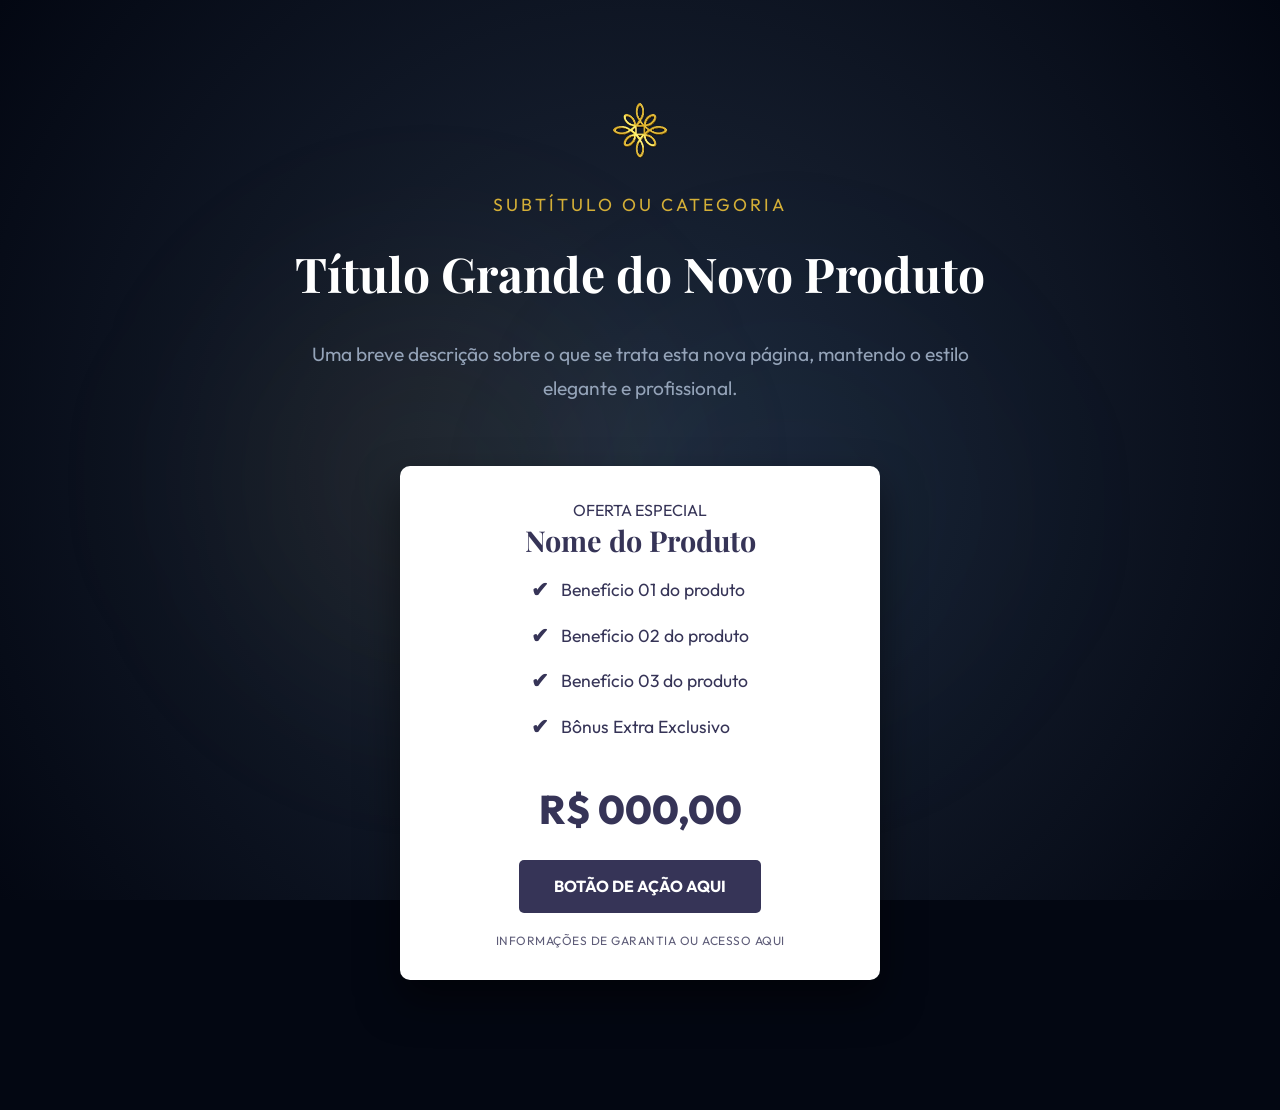
<file: ucl/template.html>
<!DOCTYPE html>
<html lang="pt-br">
<head>
    <meta charset="UTF-8">
    <meta name="viewport" content="width=device-width, initial-scale=1.0">
    <title>Template Padrão - Farol de Luz</title>
    
    <!-- Fontes -->
    <link rel="preconnect" href="https://fonts.googleapis.com">
    <link rel="preconnect" href="https://fonts.gstatic.com" crossorigin>
    <link href="https://fonts.googleapis.com/css2?family=Outfit:wght@300;400;600;700&family=Playfair+Display:ital,wght@0,700;1,700&display=swap" rel="stylesheet">
    
    <!-- CSS Padrão (UCL Layout) -->
    <link rel="stylesheet" href="../assets/ucl-template.css">
</head>
<body>

    <!-- Fundo Espacial -->
    <div class="universe-bg">
        <div class="stars"></div>
        <div class="nebula" style="top: 20%; left: 10%;"></div>
        <div class="nebula" style="bottom: 10%; right: 15%; background: radial-gradient(circle, rgba(52, 152, 219, 0.05) 0%, transparent 70%);"></div>
    </div>

    <div class="container">
        <section>
            <div class="header">
                <img src="../assets/emf_symbol.png" alt="Logo" class="hero-emblem">
                <div class="tagline">Subtítulo ou Categoria</div>
                <h1 class="hero-title">Título Grande do Novo Produto</h1>
                <p style="color: var(--text-muted); font-size: 1.2rem; max-width: 700px; margin: 0 auto;">
                    Uma breve descrição sobre o que se trata esta nova página, mantendo o estilo elegante e profissional.
                </p>
            </div>

            <!-- Card de Oferta (Padrão UCL) -->
            <div class="white-card">
                <div class="tag">OFERTA ESPECIAL</div>
                <h3>Nome do Produto</h3>
                
                <ul>
                    <li>Benefício 01 do produto</li>
                    <li>Benefício 02 do produto</li>
                    <li>Benefício 03 do produto</li>
                    <li>Bônus Extra Exclusivo</li>
                </ul>

                <span class="price">R$ 000,00</span>

                <a href="LINK_DO_PAGBANK_AQUI" class="action-btn">BOTÃO DE AÇÃO AQUI</a>

                <div class="footer-info">
                    INFORMAÇÕES DE GARANTIA OU ACESSO AQUI
                </div>
            </div>
        </section>
    </div>

</body>
</html>
</file>
<file: assets/ucl-template.css>
:root {
    --primary-bg: #030712;
    --secondary-bg: #0b1120;
    --accent-gold: #d4af37;
    --accent-gold-bright: #fcd34d;
    --text-light: #f8f9fa;
    --text-muted: #94a3b8;
    --glass: rgba(15, 23, 42, 0.6);
    --glass-border: rgba(212, 175, 55, 0.2);
    --ucl-dark: #363457;
}

* { margin: 0; padding: 0; box-sizing: border-box; }

body {
    font-family: 'Outfit', sans-serif;
    background-color: var(--primary-bg);
    color: var(--text-light);
    line-height: 1.8;
    overflow-x: hidden;
}

h1, h2, h3 { font-family: 'Playfair Display', serif; }

/* Universe Background */
.universe-bg {
    position: fixed;
    top: 0; left: 0; width: 100%; height: 100%;
    z-index: -1;
    background: radial-gradient(circle at 50% 50%, #1e293b 0%, #030712 100%);
    overflow: hidden;
}

.stars {
    position: absolute;
    top: 0; left: 0; width: 200%; height: 200%;
    background: transparent url('https://www.transparenttextures.com/patterns/stardust.png') repeat;
    opacity: 0.4;
    animation: move-stars 150s linear infinite;
}

@keyframes move-stars {
    from { transform: translate(0, 0); }
    to { transform: translate(-50%, -50%); }
}

.nebula {
    position: absolute;
    width: 600px; height: 600px;
    background: radial-gradient(circle, rgba(212, 175, 55, 0.08) 0%, transparent 70%);
    filter: blur(80px);
    border-radius: 50%;
    pointer-events: none;
}

/* Layout */
.container { max-width: 1000px; margin: 0 auto; padding: 0 24px; }
section { padding: 100px 0; position: relative; }

/* White Offer Card (The UCL Pattern) */
.white-card {
    background: #ffffff;
    color: var(--ucl-dark);
    padding: 30px;
    border-radius: 10px;
    max-width: 480px;
    margin: 30px auto;
    text-align: center;
    box-shadow: 0 20px 40px rgba(0,0,0,0.5);
}

.white-card h3 {
    color: var(--ucl-dark);
    font-size: 1.8rem;
    margin-bottom: 15px;
    line-height: 1.1;
}

.white-card ul {
    list-style: none;
    display: inline-block;
    text-align: left;
    margin-bottom: 15px;
}

.white-card li {
    font-size: 1.1rem;
    margin-bottom: 8px;
    display: flex;
    align-items: center;
    gap: 12px;
    font-weight: 400;
}

.white-card li::before {
    content: '✔';
    color: var(--ucl-dark);
    font-weight: bold;
    font-size: 1.3rem;
}

.white-card .price {
    font-size: 2.5rem;
    font-weight: 800;
    margin: 5px 0 15px 0;
    display: block;
}

.white-card .action-btn {
    background: var(--ucl-dark);
    color: #fff;
    padding: 12px 35px;
    text-decoration: none;
    font-weight: 700;
    font-size: 1rem;
    border-radius: 5px;
    display: inline-block;
    margin-bottom: 20px;
    text-transform: uppercase;
    transition: transform 0.2s ease;
}

.white-card .action-btn:hover {
    transform: translateY(-2px);
}

.white-card .footer-info {
    font-size: 0.75rem;
    text-transform: uppercase;
    letter-spacing: 0.5px;
    opacity: 0.8;
    line-height: 1.4;
}

/* Common Page Elements */
.header { text-align: center; margin-bottom: 60px; }
.hero-emblem {
    width: 60px;
    height: auto;
    margin-bottom: 20px;
}
.tagline {
    font-size: 1.1rem;
    color: var(--accent-gold);
    text-transform: uppercase;
    letter-spacing: 3px;
    margin-bottom: 10px;
}
.hero-title {
    font-size: 3rem;
    margin-bottom: 20px;
    color: #fff;
}

@media (max-width: 768px) {
    .hero-title { font-size: 2.2rem; }
    section { padding: 60px 0; }
    .white-card { padding: 20px; }
}

/* Botão Dourado Premium (Padrão Farol de Luz) */
.btn {
    display: inline-block;
    padding: 18px 45px;
    background: linear-gradient(135deg, var(--accent-gold) 0%, #b8860b 100%);
    color: #000;
    text-decoration: none;
    font-weight: 700;
    border-radius: 8px;
    font-size: 1.1rem;
    transition: all 0.3s ease;
    box-shadow: 0 10px 30px rgba(212, 175, 55, 0.2);
    text-transform: uppercase;
    text-align: center;
    border: none;
    cursor: pointer;
}

.btn:hover { 
    transform: translateY(-3px); 
    box-shadow: 0 15px 40px rgba(212, 175, 55, 0.4); 
}
</file>
